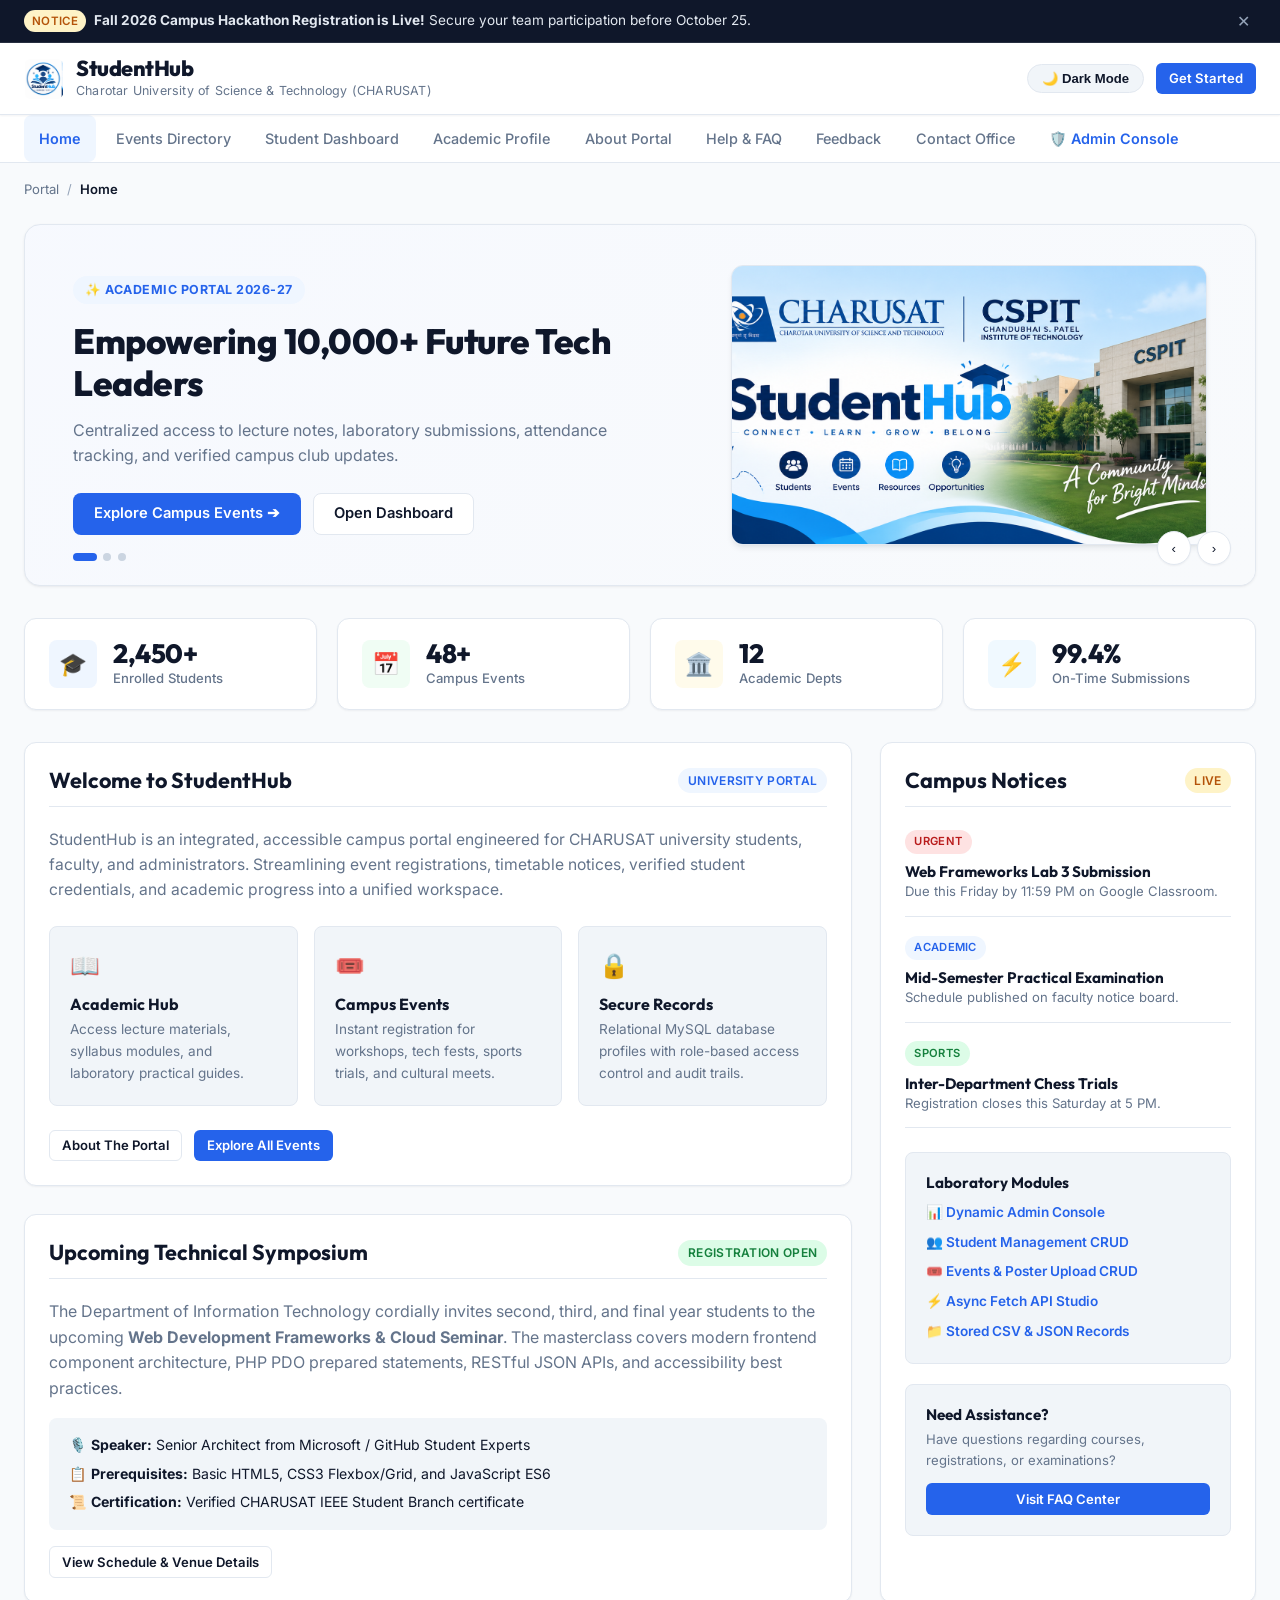
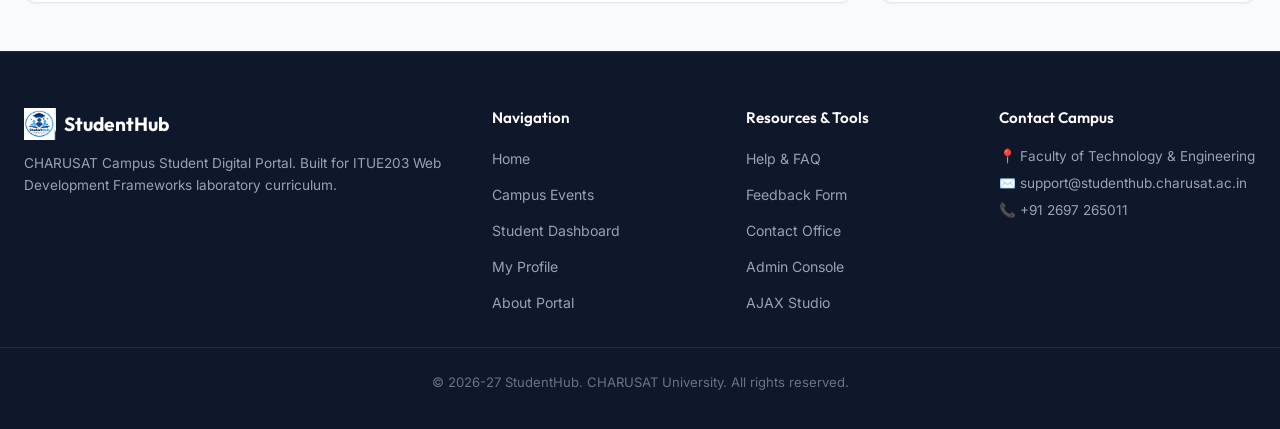
<file: pages/index.html>
<!DOCTYPE html>
<html lang="en">
<head>
  <meta charset="UTF-8">
  <meta name="viewport" content="width=device-width, initial-scale=1.0">
  <meta name="description" content="StudentHub - The centralized digital campus portal for university students, event registrations, notices, and academic dashboards.">
  <title>StudentHub | Modern Digital Campus Portal</title>

  <!-- Core Stylesheets -->
  <link rel="stylesheet" href="../css/style.css">
  <link rel="stylesheet" href="../css/responsive.css">
</head>
<body>
  <!-- Accessibility Skip Link (Practical 2 Advanced) -->
  <a href="#main-content" class="skip-link">Skip to main content</a>

  <!-- Top Notification Banner (Practical 4) -->
  <div class="notification-banner" id="notificationBanner" role="region" aria-label="Campus Announcement">
    <div style="display: flex; align-items: center; gap: 8px;">
      <span class="badge badge-warning" style="font-size: 0.72rem; padding: 2px 8px;">Notice</span>
      <span><strong>Fall 2026 Campus Hackathon Registration is Live!</strong> Secure your team participation before October 25.</span>
    </div>
    <button class="banner-close-btn" id="closeBannerBtn" aria-label="Dismiss notification">✕</button>
  </div>

  <!-- Global Header (Practical 2 & 3) -->
  <header class="site-header" role="banner">
    <div class="header-inner">
      <a href="index.html" class="brand-wrapper">
        <img src="../images/logo.png" alt="StudentHub Emblem" class="brand-logo">
        <div class="brand-info">
          <h1>StudentHub</h1>
          <p>Charotar University of Science & Technology (CHARUSAT)</p>
        </div>
      </a>

      <div class="header-controls">
        <button class="theme-toggle-btn" id="themeToggleBtn" aria-label="Toggle theme">
          🌙 Dark Mode
        </button>
        <a href="login.html" class="btn btn-secondary btn-sm" style="display: none; @media(min-width: 600px){ display: inline-flex; }">Sign In</a>
        <a href="register.html" class="btn btn-primary btn-sm">Get Started</a>
        <button class="menu-toggle-btn" id="menuToggleBtn" aria-label="Toggle navigation menu" aria-expanded="false">
          ☰
        </button>
      </div>
    </div>
  </header>

  <!-- Main Navigation Bar (Practical 2) -->
  <nav class="main-nav" role="navigation" aria-label="Primary Navigation">
    <div class="nav-inner">
      <ul class="nav-links" id="navLinks">
        <li><a href="index.html" class="active" aria-current="page">Home</a></li>
        <li><a href="events.html">Events Directory</a></li>
        <li><a href="dashboard.html">Student Dashboard</a></li>
        <li><a href="profile.html">Academic Profile</a></li>
        <li><a href="about.html">About Portal</a></li>
        <li><a href="faq.html">Help & FAQ</a></li>
        <li><a href="feedback.html">Feedback</a></li>
        <li><a href="contact.html">Contact Office</a></li>
        <li><a href="../php/admin_dashboard.php?demo=admin" style="color: var(--primary); font-weight: 600;">🛡️ Admin Console</a></li>
      </ul>
    </div>
  </nav>

  <!-- Breadcrumbs (Practical 2 Intermediate) -->
  <div class="breadcrumb-container">
    <nav class="breadcrumb" aria-label="Breadcrumb navigation">
      <span>Portal</span>
      <span class="divider">/</span>
      <span class="current" aria-current="location">Home</span>
    </nav>
  </div>

  <!-- Main Content Layout (Practical 2 & 3) -->
  <main class="main-content" id="main-content">
    
    <!-- Hero Presentation Slider / Showcase (Practical 4) -->
    <div class="hero-slider-container" aria-roledescription="carousel" aria-label="Campus Highlights">
      <div class="slider-wrapper" id="sliderWrapper">
        
        <!-- Slide 1 -->
        <div class="slide">
          <div class="slide-content">
            <span class="slide-tag">✨ Academic Portal 2026-27</span>
            <h2 class="slide-title">Empowering 10,000+ Future Tech Leaders</h2>
            <p class="slide-desc">Centralized access to lecture notes, laboratory submissions, attendance tracking, and verified campus club updates.</p>
            <div style="display: flex; gap: 0.75rem; flex-wrap: wrap;">
              <a href="events.html" class="btn btn-primary">Explore Campus Events ➔</a>
              <a href="dashboard.html" class="btn btn-secondary">Open Dashboard</a>
            </div>
          </div>
          <div class="slide-image-frame">
            <img src="../images/StudentHub.png" alt="CHARUSAT Campus" onerror="this.src='../images/logo.png'">
          </div>
        </div>

        <!-- Slide 2 -->
        <div class="slide">
          <div class="slide-content">
            <span class="slide-tag">🏆 Technical Hackathon</span>
            <h2 class="slide-title">CodeCraft National Hackathon 2026</h2>
            <p class="slide-desc">Collaborate on innovative Web3, AI, and Smart Campus solutions. Compete for ₹50,000 in grand cash prizes.</p>
            <div style="display: flex; gap: 0.75rem; flex-wrap: wrap;">
              <a href="events.html" class="btn btn-primary">Reserve Your Seat</a>
              <a href="register.html" class="btn btn-secondary">Register Student ID</a>
            </div>
          </div>
          <div class="slide-image-frame">
            <img src="../images/StudentHub.png" alt="Hackathon Preview">
          </div>
        </div>

        <!-- Slide 3 -->
        <div class="slide">
          <div class="slide-content">
            <span class="slide-tag">📚 Masterclass Series</span>
            <h2 class="slide-title">Modern Full-Stack Web Development</h2>
            <p class="slide-desc">Hands-on laboratory sessions exploring Semantic HTML5, CSS Flexbox & Grid, JavaScript Fetch APIs, and PHP MySQL.</p>
            <div style="display: flex; gap: 0.75rem; flex-wrap: wrap;">
              <a href="about.html" class="btn btn-primary">View Curriculum</a>
              <a href="faq.html" class="btn btn-secondary">Student FAQ</a>
            </div>
          </div>
          <div class="slide-image-frame">
            <img src="../images/StudentHub.png" alt="Curriculum Highlights">
          </div>
        </div>

      </div>

      <div class="slider-indicators" id="sliderIndicators"></div>
      <div class="slider-controls">
        <button class="slider-btn" id="sliderPrevBtn" aria-label="Previous slide">‹</button>
        <button class="slider-btn" id="sliderNextBtn" aria-label="Next slide">›</button>
      </div>
    </div>

    <!-- Quick Metrics Section (Practical 3 CSS Grid) -->
    <section class="stats-grid" aria-label="Key Campus Metrics">
      <div class="stat-card">
        <div class="stat-icon primary">🎓</div>
        <div class="stat-info">
          <h3>2,450+</h3>
          <p>Enrolled Students</p>
        </div>
      </div>
      <div class="stat-card">
        <div class="stat-icon success">📅</div>
        <div class="stat-info">
          <h3>48+</h3>
          <p>Campus Events</p>
        </div>
      </div>
      <div class="stat-card">
        <div class="stat-icon warning">🏛️</div>
        <div class="stat-info">
          <h3>12</h3>
          <p>Academic Depts</p>
        </div>
      </div>
      <div class="stat-card">
        <div class="stat-icon info">⚡</div>
        <div class="stat-info">
          <h3>99.4%</h3>
          <p>On-Time Submissions</p>
        </div>
      </div>
    </section>

    <!-- Two-column Semantic Layout (Practical 2: section, article, aside) -->
    <div class="layout-grid">
      <!-- Main Content Column -->
      <div style="display: flex; flex-direction: column; gap: 1.75rem;">
        
        <!-- Welcome Section -->
        <section class="content-section">
          <div class="section-header">
            <h2>Welcome to StudentHub</h2>
            <span class="badge badge-primary">University Portal</span>
          </div>
          
          <p style="font-size: 0.98rem; color: var(--text-muted); line-height: 1.6; margin-bottom: 1.5rem;">
            StudentHub is an integrated, accessible campus portal engineered for CHARUSAT university students, faculty, and administrators. 
            Streamlining event registrations, timetable notices, verified student credentials, and academic progress into a unified workspace.
          </p>

          <!-- Core Feature Cards Grid -->
          <div style="display: grid; grid-template-columns: repeat(auto-fit, minmax(220px, 1fr)); gap: 1rem; margin-bottom: 1.5rem;">
            <div style="background: var(--bg-surface-elevated); padding: 1.25rem; border-radius: var(--radius-md); border: 1px solid var(--border-color);">
              <div style="font-size: 1.5rem; margin-bottom: 0.5rem;">📖</div>
              <h4 style="font-size: 1rem; margin-bottom: 0.35rem;">Academic Hub</h4>
              <p style="font-size: 0.85rem; color: var(--text-muted); margin: 0;">Access lecture materials, syllabus modules, and laboratory practical guides.</p>
            </div>

            <div style="background: var(--bg-surface-elevated); padding: 1.25rem; border-radius: var(--radius-md); border: 1px solid var(--border-color);">
              <div style="font-size: 1.5rem; margin-bottom: 0.5rem;">🎟️</div>
              <h4 style="font-size: 1rem; margin-bottom: 0.35rem;">Campus Events</h4>
              <p style="font-size: 0.85rem; color: var(--text-muted); margin: 0;">Instant registration for workshops, tech fests, sports trials, and cultural meets.</p>
            </div>

            <div style="background: var(--bg-surface-elevated); padding: 1.25rem; border-radius: var(--radius-md); border: 1px solid var(--border-color);">
              <div style="font-size: 1.5rem; margin-bottom: 0.5rem;">🔒</div>
              <h4 style="font-size: 1rem; margin-bottom: 0.35rem;">Secure Records</h4>
              <p style="font-size: 0.85rem; color: var(--text-muted); margin: 0;">Relational MySQL database profiles with role-based access control and audit trails.</p>
            </div>
          </div>

          <div style="display: flex; gap: 0.75rem; flex-wrap: wrap;">
            <a href="about.html" class="btn btn-secondary btn-sm">About The Portal</a>
            <a href="events.html" class="btn btn-primary btn-sm">Explore All Events</a>
          </div>
        </section>

        <!-- Article: Upcoming Highlights -->
        <article class="content-article">
          <div class="section-header">
            <h2>Upcoming Technical Symposium</h2>
            <span class="badge badge-success">Registration Open</span>
          </div>
          <p style="color: var(--text-muted); line-height: 1.6;">
            The Department of Information Technology cordially invites second, third, and final year students to the upcoming 
            <strong>Web Development Frameworks & Cloud Seminar</strong>. The masterclass covers modern frontend component architecture, 
            PHP PDO prepared statements, RESTful JSON APIs, and accessibility best practices.
          </p>
          <div style="background: var(--bg-surface-elevated); padding: 1rem 1.25rem; border-radius: var(--radius-md); margin: 1rem 0; font-size: 0.88rem; display: flex; flex-direction: column; gap: 0.4rem;">
            <div>🎙️ <strong>Speaker:</strong> Senior Architect from Microsoft / GitHub Student Experts</div>
            <div>📋 <strong>Prerequisites:</strong> Basic HTML5, CSS3 Flexbox/Grid, and JavaScript ES6</div>
            <div>📜 <strong>Certification:</strong> Verified CHARUSAT IEEE Student Branch certificate</div>
          </div>
          <a href="events.html" class="btn btn-secondary btn-sm">View Schedule & Venue Details</a>
        </article>

      </div>

      <!-- Aside Column: Notices & Quick Access -->
      <aside class="content-aside" aria-label="Campus Notices and Deadlines">
        <div class="section-header">
          <h2>Campus Notices</h2>
          <span class="badge badge-warning">Live</span>
        </div>
        
        <ul style="list-style: none; display: flex; flex-direction: column; gap: 1rem; padding: 0;">
          <li style="padding-bottom: 0.85rem; border-bottom: 1px solid var(--border-color);">
            <span class="badge badge-danger" style="font-size: 0.7rem; margin-bottom: 4px;">Urgent</span>
            <h4 style="font-size: 0.95rem; margin-top: 4px;">Web Frameworks Lab 3 Submission</h4>
            <p style="font-size: 0.82rem; color: var(--text-muted); margin-bottom: 0;">Due this Friday by 11:59 PM on Google Classroom.</p>
          </li>
          <li style="padding-bottom: 0.85rem; border-bottom: 1px solid var(--border-color);">
            <span class="badge badge-primary" style="font-size: 0.7rem; margin-bottom: 4px;">Academic</span>
            <h4 style="font-size: 0.95rem; margin-top: 4px;">Mid-Semester Practical Examination</h4>
            <p style="font-size: 0.82rem; color: var(--text-muted); margin-bottom: 0;">Schedule published on faculty notice board.</p>
          </li>
          <li style="padding-bottom: 0.85rem; border-bottom: 1px solid var(--border-color);">
            <span class="badge badge-success" style="font-size: 0.7rem; margin-bottom: 4px;">Sports</span>
            <h4 style="font-size: 0.95rem; margin-top: 4px;">Inter-Department Chess Trials</h4>
            <p style="font-size: 0.82rem; color: var(--text-muted); margin-bottom: 0;">Registration closes this Saturday at 5 PM.</p>
          </li>
        </ul>

        <!-- Laboratory Portals Quick Access -->
        <div style="margin-top: 1.5rem; background: var(--bg-surface-elevated); padding: 1.25rem; border-radius: var(--radius-md); border: 1px solid var(--border-color);">
          <h4 style="font-size: 0.95rem; margin-bottom: 0.6rem;">Laboratory Modules</h4>
          <div style="display: flex; flex-direction: column; gap: 0.5rem; font-size: 0.85rem;">
            <a href="../php/admin_dashboard.php?demo=admin" style="font-weight: 600;">📊 Dynamic Admin Console</a>
            <a href="../php/students_crud.php" style="font-weight: 600;">👥 Student Management CRUD</a>
            <a href="../php/events_crud.php" style="font-weight: 600;">🎟️ Events & Poster Upload CRUD</a>
            <a href="ajax_crud.html" style="font-weight: 600;">⚡ Async Fetch API Studio</a>
            <a href="../php/view_records.php" style="font-weight: 600;">📁 Stored CSV & JSON Records</a>
          </div>
        </div>

        <!-- Help Desk Widget -->
        <div style="margin-top: 1.25rem; background: var(--bg-surface-elevated); padding: 1.25rem; border-radius: var(--radius-md); border: 1px solid var(--border-color);">
          <h4 style="font-size: 0.95rem; margin-bottom: 0.35rem;">Need Assistance?</h4>
          <p style="font-size: 0.82rem; color: var(--text-muted); margin-bottom: 0.75rem;">Have questions regarding courses, registrations, or examinations?</p>
          <a href="faq.html" class="btn btn-primary btn-sm btn-block">Visit FAQ Center</a>
        </div>
      </aside>
    </div>

  </main>

  <!-- Global Footer (Practical 2 Semantic HTML5) -->
  <footer class="site-footer" role="contentinfo">
    <div class="footer-top">
      <div class="footer-col">
        <div style="display: flex; align-items: center; gap: 8px; margin-bottom: 0.85rem;">
          <img src="../images/logo.png" alt="StudentHub Emblem" style="width: 32px; height: 32px;">
          <h3 style="color: #ffffff; font-size: 1.2rem; margin: 0;">StudentHub</h3>
        </div>
        <p style="font-size: 0.85rem; line-height: 1.6; color: #94a3b8;">
          CHARUSAT Campus Student Digital Portal. Built for ITUE203 Web Development Frameworks laboratory curriculum.
        </p>
      </div>

      <div class="footer-col">
        <h4>Navigation</h4>
        <ul class="footer-links">
          <li><a href="index.html">Home</a></li>
          <li><a href="events.html">Campus Events</a></li>
          <li><a href="dashboard.html">Student Dashboard</a></li>
          <li><a href="profile.html">My Profile</a></li>
          <li><a href="about.html">About Portal</a></li>
        </ul>
      </div>

      <div class="footer-col">
        <h4>Resources & Tools</h4>
        <ul class="footer-links">
          <li><a href="faq.html">Help & FAQ</a></li>
          <li><a href="feedback.html">Feedback Form</a></li>
          <li><a href="contact.html">Contact Office</a></li>
          <li><a href="../php/admin_dashboard.php?demo=admin">Admin Console</a></li>
          <li><a href="ajax_crud.html">AJAX Studio</a></li>
        </ul>
      </div>

      <div class="footer-col">
        <h4>Contact Campus</h4>
        <p style="font-size: 0.85rem; color: #94a3b8; margin-bottom: 0.35rem;">📍 Faculty of Technology & Engineering</p>
        <p style="font-size: 0.85rem; color: #94a3b8; margin-bottom: 0.35rem;">✉️ support@studenthub.charusat.ac.in</p>
        <p style="font-size: 0.85rem; color: #94a3b8;">📞 +91 2697 265011</p>
      </div>
    </div>

    <div class="footer-bottom">
      <p>&copy; 2026-27 StudentHub. CHARUSAT University. All rights reserved.</p>
    </div>
  </footer>

  <!-- Core JavaScript -->
  <script src="../js/Script.js"></script>
</body>
</html>
</file>
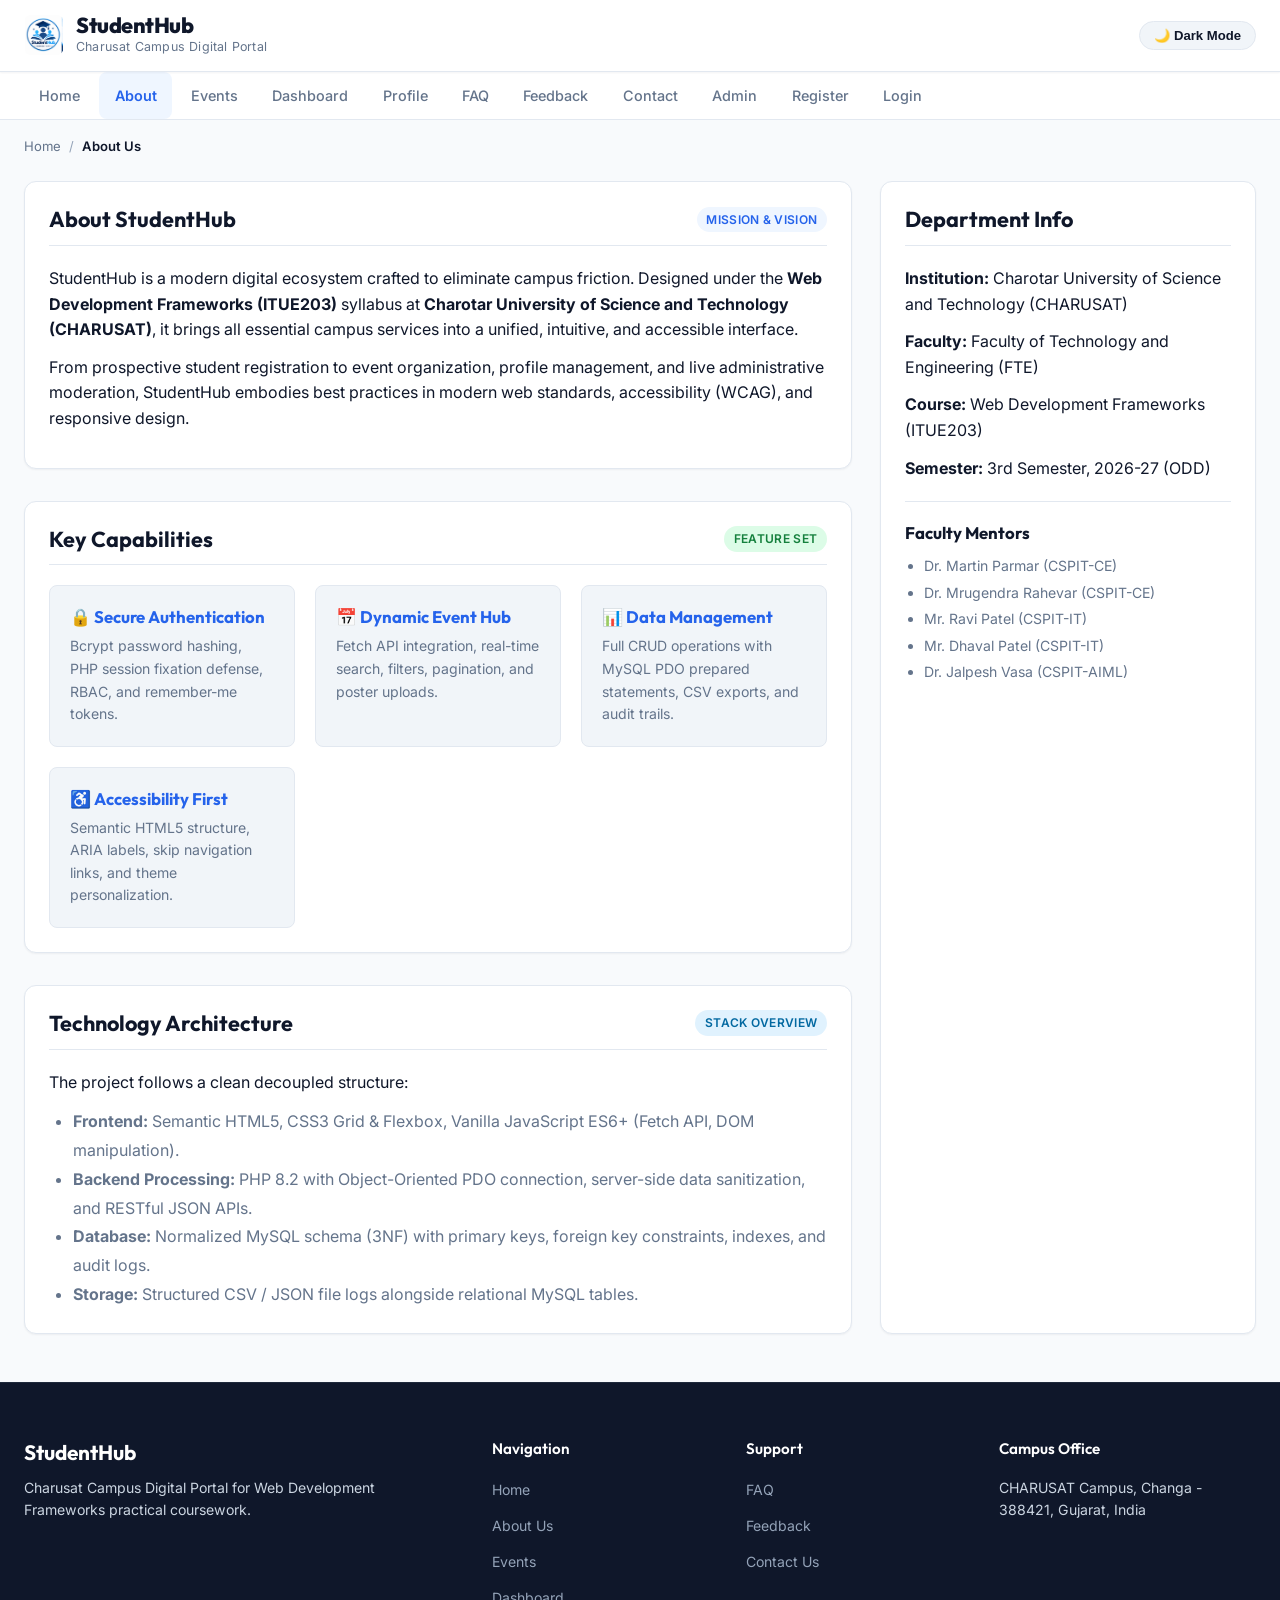
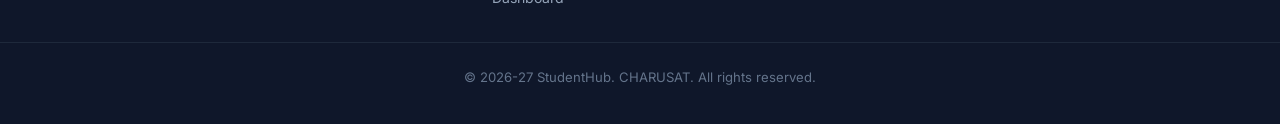
<file: pages/about.html>
<!DOCTYPE html>
<html lang="en">
<head>
  <meta charset="UTF-8">
  <meta name="viewport" content="width=device-width, initial-scale=1.0">
  <meta name="description" content="About StudentHub - The comprehensive digital student portal at CHARUSAT.">
  <title>About Us | StudentHub</title>
  <link rel="stylesheet" href="../css/style.css">
  <link rel="stylesheet" href="../css/responsive.css">
</head>
<body>
  <a href="#main-content" class="skip-link">Skip to main content</a>

  <header class="site-header" role="banner">
    <div class="header-inner">
      <a href="index.html" class="brand-wrapper">
        <img src="../images/logo.png" alt="StudentHub Logo" class="brand-logo">
        <div class="brand-info">
          <h1>StudentHub</h1>
          <p>Charusat Campus Digital Portal</p>
        </div>
      </a>
      <div class="header-controls">
        <button class="theme-toggle-btn" id="themeToggleBtn" aria-label="Toggle theme">🌙 Dark Mode</button>
        <button class="menu-toggle-btn" id="menuToggleBtn" aria-label="Toggle navigation menu" aria-expanded="false">☰</button>
      </div>
    </div>
  </header>

  <nav class="main-nav" role="navigation" aria-label="Primary Navigation">
    <div class="nav-inner">
      <ul class="nav-links" id="navLinks">
        <li><a href="index.html">Home</a></li>
        <li><a href="about.html" class="active" aria-current="page">About</a></li>
        <li><a href="events.html">Events</a></li>
        <li><a href="dashboard.html">Dashboard</a></li>
        <li><a href="profile.html">Profile</a></li>
        <li><a href="faq.html">FAQ</a></li>
        <li><a href="feedback.html">Feedback</a></li>
        <li><a href="contact.html">Contact</a></li>
        <li><a href="admin.html">Admin</a></li>
        <li><a href="register.html">Register</a></li>
        <li><a href="login.html">Login</a></li>
      </ul>
    </div>
  </nav>

  <div class="breadcrumb-container">
    <nav class="breadcrumb" aria-label="Breadcrumb navigation">
      <a href="index.html">Home</a>
      <span class="divider">/</span>
      <span class="current" aria-current="location">About Us</span>
    </nav>
  </div>

  <main class="main-content" id="main-content">
    <div class="layout-grid">
      <div style="display: flex; flex-direction: column; gap: 2rem;">
        
        <section class="content-section">
          <div class="section-header">
            <h2>About StudentHub</h2>
            <span class="badge badge-primary">Mission & Vision</span>
          </div>
          <p>
            StudentHub is a modern digital ecosystem crafted to eliminate campus friction. Designed under the 
            <strong>Web Development Frameworks (ITUE203)</strong> syllabus at 
            <strong>Charotar University of Science and Technology (CHARUSAT)</strong>, it brings all essential campus services 
            into a unified, intuitive, and accessible interface.
          </p>
          <p>
            From prospective student registration to event organization, profile management, and live administrative moderation, 
            StudentHub embodies best practices in modern web standards, accessibility (WCAG), and responsive design.
          </p>
        </section>

        <section class="content-section">
          <div class="section-header">
            <h2>Key Capabilities</h2>
            <span class="badge badge-success">Feature Set</span>
          </div>
          <div style="display: grid; grid-template-columns: repeat(auto-fit, minmax(240px, 1fr)); gap: 1.25rem;">
            <div style="padding: 1.25rem; background: var(--bg-surface-elevated); border-radius: var(--radius-md); border: 1px solid var(--border-color);">
              <h4 style="color: var(--primary); margin-bottom: 0.5rem;">🔒 Secure Authentication</h4>
              <p style="font-size: 0.88rem; color: var(--text-muted); margin: 0;">Bcrypt password hashing, PHP session fixation defense, RBAC, and remember-me tokens.</p>
            </div>
            <div style="padding: 1.25rem; background: var(--bg-surface-elevated); border-radius: var(--radius-md); border: 1px solid var(--border-color);">
              <h4 style="color: var(--primary); margin-bottom: 0.5rem;">📅 Dynamic Event Hub</h4>
              <p style="font-size: 0.88rem; color: var(--text-muted); margin: 0;">Fetch API integration, real-time search, filters, pagination, and poster uploads.</p>
            </div>
            <div style="padding: 1.25rem; background: var(--bg-surface-elevated); border-radius: var(--radius-md); border: 1px solid var(--border-color);">
              <h4 style="color: var(--primary); margin-bottom: 0.5rem;">📊 Data Management</h4>
              <p style="font-size: 0.88rem; color: var(--text-muted); margin: 0;">Full CRUD operations with MySQL PDO prepared statements, CSV exports, and audit trails.</p>
            </div>
            <div style="padding: 1.25rem; background: var(--bg-surface-elevated); border-radius: var(--radius-md); border: 1px solid var(--border-color);">
              <h4 style="color: var(--primary); margin-bottom: 0.5rem;">♿ Accessibility First</h4>
              <p style="font-size: 0.88rem; color: var(--text-muted); margin: 0;">Semantic HTML5 structure, ARIA labels, skip navigation links, and theme personalization.</p>
            </div>
          </div>
        </section>

        <article class="content-article">
          <div class="section-header">
            <h2>Technology Architecture</h2>
            <span class="badge badge-info">Stack Overview</span>
          </div>
          <p>
            The project follows a clean decoupled structure:
          </p>
          <ul style="margin: 0.5rem 0 0 1.5rem; color: var(--text-muted); line-height: 1.8;">
            <li><strong>Frontend:</strong> Semantic HTML5, CSS3 Grid & Flexbox, Vanilla JavaScript ES6+ (Fetch API, DOM manipulation).</li>
            <li><strong>Backend Processing:</strong> PHP 8.2 with Object-Oriented PDO connection, server-side data sanitization, and RESTful JSON APIs.</li>
            <li><strong>Database:</strong> Normalized MySQL schema (3NF) with primary keys, foreign key constraints, indexes, and audit logs.</li>
            <li><strong>Storage:</strong> Structured CSV / JSON file logs alongside relational MySQL tables.</li>
          </ul>
        </article>

      </div>

      <aside class="content-aside">
        <div class="section-header">
          <h2>Department Info</h2>
        </div>
        <p><strong>Institution:</strong> Charotar University of Science and Technology (CHARUSAT)</p>
        <p><strong>Faculty:</strong> Faculty of Technology and Engineering (FTE)</p>
        <p><strong>Course:</strong> Web Development Frameworks (ITUE203)</p>
        <p><strong>Semester:</strong> 3rd Semester, 2026-27 (ODD)</p>
        <hr style="border: 0; border-top: 1px solid var(--border-color); margin: 1.25rem 0;">
        <h4 style="margin-bottom: 0.75rem;">Faculty Mentors</h4>
        <ul style="padding-left: 1.2rem; font-size: 0.88rem; color: var(--text-muted); display: flex; flex-direction: column; gap: 4px;">
          <li>Dr. Martin Parmar (CSPIT-CE)</li>
          <li>Dr. Mrugendra Rahevar (CSPIT-CE)</li>
          <li>Mr. Ravi Patel (CSPIT-IT)</li>
          <li>Mr. Dhaval Patel (CSPIT-IT)</li>
          <li>Dr. Jalpesh Vasa (CSPIT-AIML)</li>
        </ul>
      </aside>
    </div>
  </main>

  <footer class="site-footer" role="contentinfo">
    <div class="footer-top">
      <div class="footer-col">
        <h3 style="color: #ffffff; font-size: 1.3rem; margin-bottom: 0.75rem;">StudentHub</h3>
        <p style="font-size: 0.88rem;">Charusat Campus Digital Portal for Web Development Frameworks practical coursework.</p>
      </div>
      <div class="footer-col">
        <h4>Navigation</h4>
        <ul class="footer-links">
          <li><a href="index.html">Home</a></li>
          <li><a href="about.html">About Us</a></li>
          <li><a href="events.html">Events</a></li>
          <li><a href="dashboard.html">Dashboard</a></li>
        </ul>
      </div>
      <div class="footer-col">
        <h4>Support</h4>
        <ul class="footer-links">
          <li><a href="faq.html">FAQ</a></li>
          <li><a href="feedback.html">Feedback</a></li>
          <li><a href="contact.html">Contact Us</a></li>
        </ul>
      </div>
      <div class="footer-col">
        <h4>Campus Office</h4>
        <p style="font-size: 0.88rem;">CHARUSAT Campus, Changa - 388421, Gujarat, India</p>
      </div>
    </div>
    <div class="footer-bottom">
      <p>&copy; 2026-27 StudentHub. CHARUSAT. All rights reserved.</p>
    </div>
  </footer>

  <script src="../js/Script.js"></script>
</body>
</html>
</file>
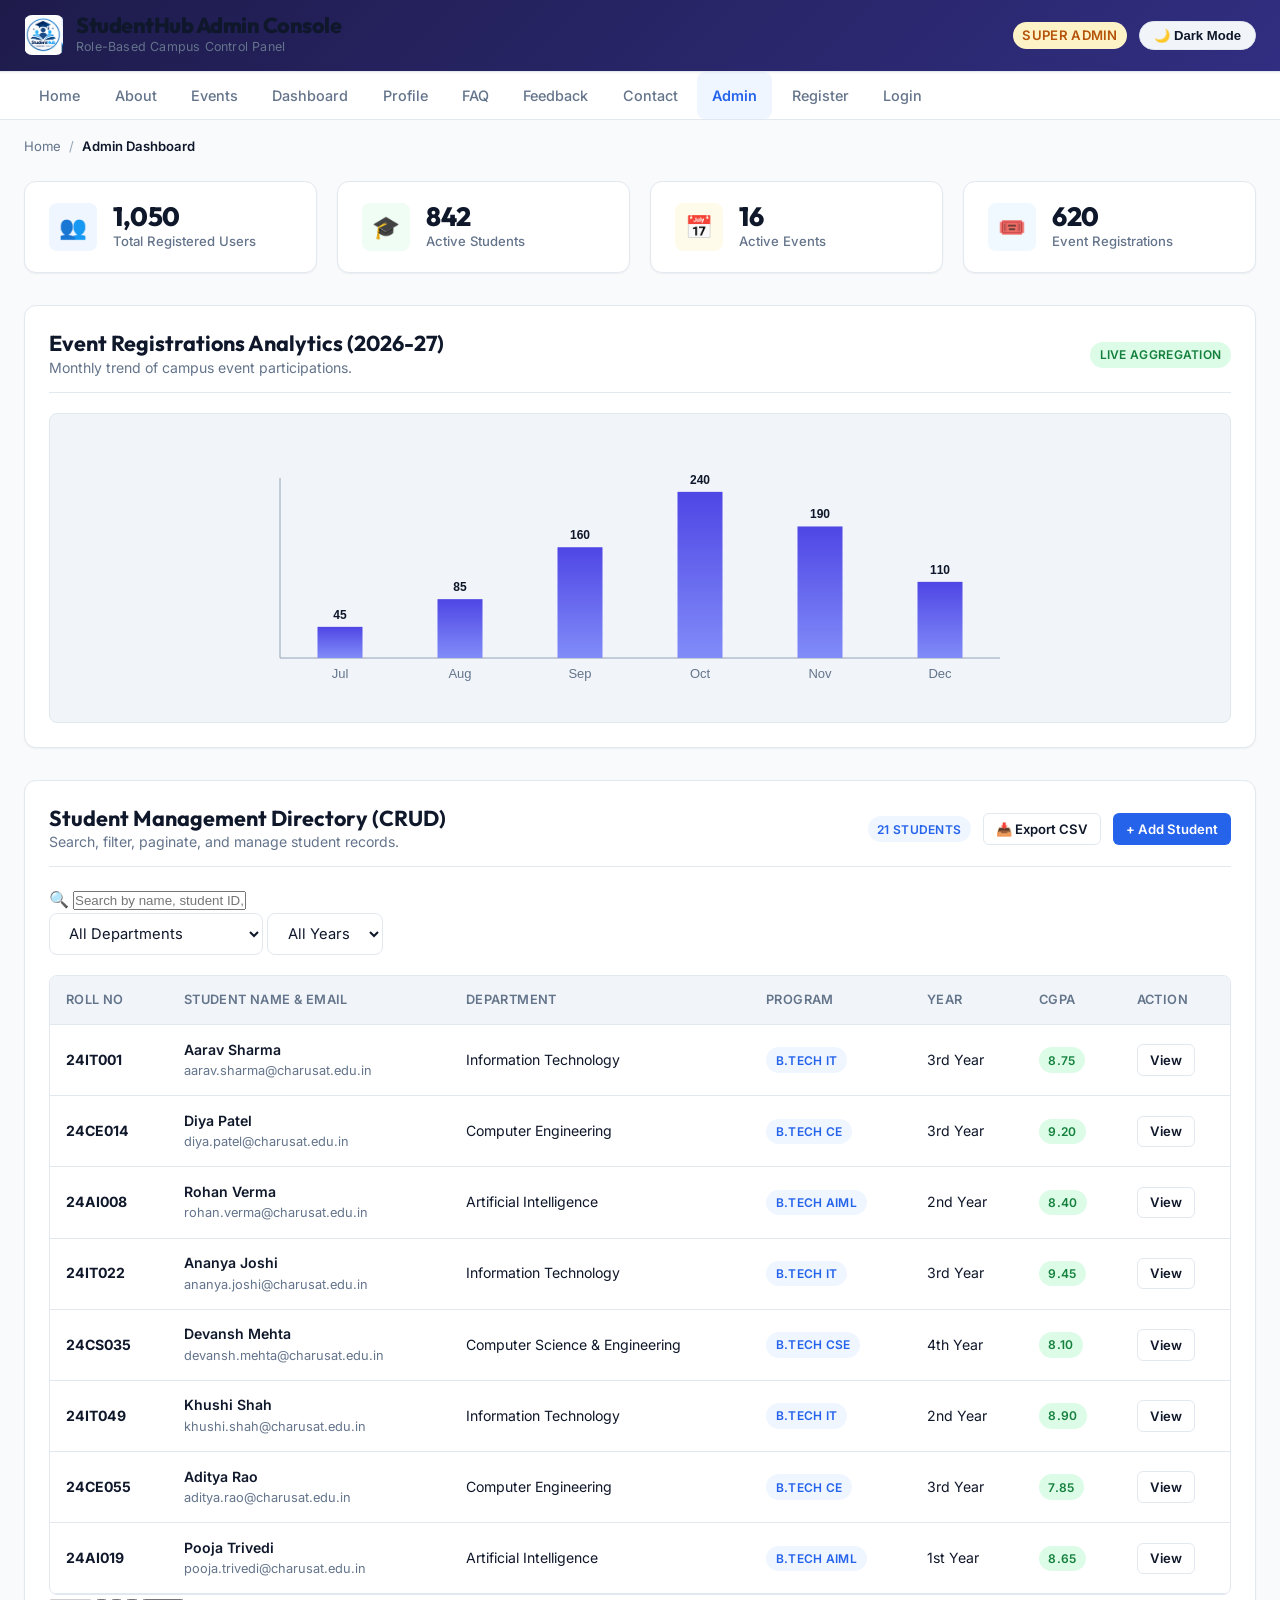
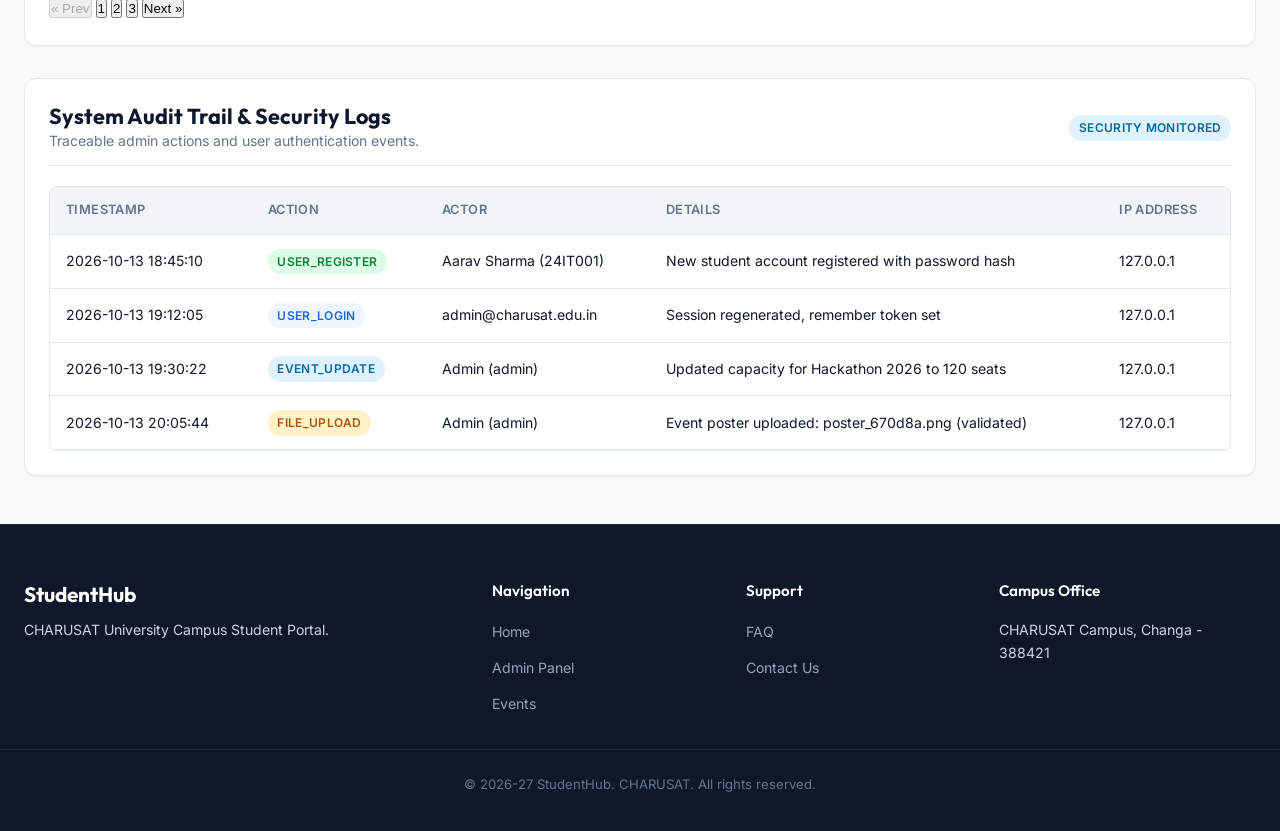
<file: pages/admin.html>
<!DOCTYPE html>
<html lang="en">
<head>
  <meta charset="UTF-8">
  <meta name="viewport" content="width=device-width, initial-scale=1.0">
  <meta name="description" content="StudentHub Administrator Console - Manage students, campus events, audit logs, and analytics.">
  <title>Admin Dashboard | StudentHub</title>
  <link rel="stylesheet" href="../css/style.css">
  <link rel="stylesheet" href="../css/responsive.css">
</head>
<body>
  <a href="#main-content" class="skip-link">Skip to main content</a>

  <header class="site-header" role="banner" style="background: linear-gradient(135deg, #1e1b4b 0%, #312e81 100%);">
    <div class="header-inner">
      <a href="index.html" class="brand-wrapper">
        <img src="../images/logo.png" alt="StudentHub Logo" class="brand-logo">
        <div class="brand-info">
          <h1>StudentHub Admin Console</h1>
          <p>Role-Based Campus Control Panel</p>
        </div>
      </a>
      <div class="header-controls">
        <span class="badge badge-warning" style="font-size: 0.82rem;">Super Admin</span>
        <button class="theme-toggle-btn" id="themeToggleBtn" aria-label="Toggle theme">🌙 Dark Mode</button>
        <button class="menu-toggle-btn" id="menuToggleBtn" aria-label="Toggle navigation menu" aria-expanded="false">☰</button>
      </div>
    </div>
  </header>

  <nav class="main-nav" role="navigation" aria-label="Primary Navigation">
    <div class="nav-inner">
      <ul class="nav-links" id="navLinks">
        <li><a href="index.html">Home</a></li>
        <li><a href="about.html">About</a></li>
        <li><a href="events.html">Events</a></li>
        <li><a href="dashboard.html">Dashboard</a></li>
        <li><a href="profile.html">Profile</a></li>
        <li><a href="faq.html">FAQ</a></li>
        <li><a href="feedback.html">Feedback</a></li>
        <li><a href="contact.html">Contact</a></li>
        <li><a href="admin.html" class="active" aria-current="page">Admin</a></li>
        <li><a href="register.html">Register</a></li>
        <li><a href="login.html">Login</a></li>
      </ul>
    </div>
  </nav>

  <div class="breadcrumb-container">
    <nav class="breadcrumb" aria-label="Breadcrumb navigation">
      <a href="index.html">Home</a>
      <span class="divider">/</span>
      <span class="current" aria-current="location">Admin Dashboard</span>
    </nav>
  </div>

  <main class="main-content" id="main-content">
    
    <!-- Top Metrics Overview (Practical 14) -->
    <section class="stats-grid" aria-label="System Metrics">
      <div class="stat-card">
        <div class="stat-icon primary">👥</div>
        <div class="stat-info">
          <h3>1,050</h3>
          <p>Total Registered Users</p>
        </div>
      </div>
      <div class="stat-card">
        <div class="stat-icon success">🎓</div>
        <div class="stat-info">
          <h3>842</h3>
          <p>Active Students</p>
        </div>
      </div>
      <div class="stat-card">
        <div class="stat-icon warning">📅</div>
        <div class="stat-info">
          <h3>16</h3>
          <p>Active Events</p>
        </div>
      </div>
      <div class="stat-card">
        <div class="stat-icon info">🎟️</div>
        <div class="stat-info">
          <h3>620</h3>
          <p>Event Registrations</p>
        </div>
      </div>
    </section>

    <!-- Analytics Chart Section (Practical 14 Advanced Extension) -->
    <section class="content-section" style="margin-bottom: 2rem;">
      <div class="section-header">
        <div>
          <h2>Event Registrations Analytics (2026-27)</h2>
          <p style="font-size: 0.88rem; color: var(--text-muted); margin: 0;">Monthly trend of campus event participations.</p>
        </div>
        <span class="badge badge-success">Live Aggregation</span>
      </div>
      
      <div style="background: var(--bg-surface-elevated); padding: 1.5rem; border-radius: var(--radius-md); border: 1px solid var(--border-color); display: flex; flex-direction: column; align-items: center;">
        <canvas id="analyticsChart" width="800" height="260" style="max-width: 100%; height: auto;"></canvas>
      </div>
    </section>

    <!-- Student Management CRUD Module (Practical 11) -->
    <section class="content-section" style="margin-bottom: 2rem;" id="studentCrudSection">
      <div class="section-header">
        <div>
          <h2>Student Management Directory (CRUD)</h2>
          <p style="font-size: 0.88rem; color: var(--text-muted); margin: 0;">Search, filter, paginate, and manage student records.</p>
        </div>
        <div style="display: flex; gap: 0.75rem; align-items: center; flex-wrap: wrap;">
          <span class="badge badge-primary" id="studentCountBadge">Loading...</span>
          <button class="btn btn-secondary btn-sm" id="exportCsvBtn">📥 Export CSV</button>
          <button class="btn btn-primary btn-sm" data-modal-target="addStudentModal">+ Add Student</button>
        </div>
      </div>

      <!-- Filter Controls for Student CRUD -->
      <div class="filter-bar" style="margin-bottom: 1.25rem;">
        <div class="search-input-wrapper">
          <span class="search-icon">🔍</span>
          <input type="text" id="studentSearchInput" class="search-input" placeholder="Search by name, student ID, email, or department...">
        </div>
        <div class="filter-controls">
          <select id="studentDeptFilter" class="form-control" style="width: auto;">
            <option value="all">All Departments</option>
            <option value="Information Technology">IT</option>
            <option value="Computer Engineering">CE</option>
            <option value="Computer Science">CSE</option>
            <option value="Artificial Intelligence">AIML</option>
            <option value="Computer Applications">Computer Applications</option>
          </select>
          <select id="studentYearFilter" class="form-control" style="width: auto;">
            <option value="all">All Years</option>
            <option value="1st Year">1st Year</option>
            <option value="2nd Year">2nd Year</option>
            <option value="3rd Year">3rd Year</option>
            <option value="4th Year">4th Year</option>
          </select>
        </div>
      </div>

      <!-- Students Data Table -->
      <div class="table-responsive">
        <table class="data-table" aria-label="Student Directory Table">
          <thead>
            <tr>
              <th>Roll No</th>
              <th>Student Name & Email</th>
              <th>Department</th>
              <th>Program</th>
              <th>Year</th>
              <th>CGPA</th>
              <th>Action</th>
            </tr>
          </thead>
          <tbody id="studentsTableBody">
            <!-- Dynamically populated by js/students.js -->
          </tbody>
        </table>
      </div>

      <div class="pagination-container" id="studentsPagination">
        <!-- Pagination by students.js -->
      </div>
    </section>

    <!-- Audit Logs Section (Practical 14) -->
    <section class="content-section">
      <div class="section-header">
        <div>
          <h2>System Audit Trail & Security Logs</h2>
          <p style="font-size: 0.88rem; color: var(--text-muted); margin: 0;">Traceable admin actions and user authentication events.</p>
        </div>
        <span class="badge badge-info">Security Monitored</span>
      </div>

      <div class="table-responsive">
        <table class="data-table">
          <thead>
            <tr>
              <th>Timestamp</th>
              <th>Action</th>
              <th>Actor</th>
              <th>Details</th>
              <th>IP Address</th>
            </tr>
          </thead>
          <tbody>
            <tr>
              <td>2026-10-13 18:45:10</td>
              <td><span class="badge badge-success">USER_REGISTER</span></td>
              <td>Aarav Sharma (24IT001)</td>
              <td>New student account registered with password hash</td>
              <td>127.0.0.1</td>
            </tr>
            <tr>
              <td>2026-10-13 19:12:05</td>
              <td><span class="badge badge-primary">USER_LOGIN</span></td>
              <td>admin@charusat.edu.in</td>
              <td>Session regenerated, remember token set</td>
              <td>127.0.0.1</td>
            </tr>
            <tr>
              <td>2026-10-13 19:30:22</td>
              <td><span class="badge badge-info">EVENT_UPDATE</span></td>
              <td>Admin (admin)</td>
              <td>Updated capacity for Hackathon 2026 to 120 seats</td>
              <td>127.0.0.1</td>
            </tr>
            <tr>
              <td>2026-10-13 20:05:44</td>
              <td><span class="badge badge-warning">FILE_UPLOAD</span></td>
              <td>Admin (admin)</td>
              <td>Event poster uploaded: poster_670d8a.png (validated)</td>
              <td>127.0.0.1</td>
            </tr>
          </tbody>
        </table>
      </div>
    </section>

  </main>

  <!-- Add Student Modal Dialog (Practical 11) -->
  <div class="modal-backdrop" id="addStudentModal" role="dialog" aria-modal="true" aria-labelledby="addStudentModalTitle">
    <div class="modal-dialog">
      <div class="modal-header">
        <h3 class="modal-title" id="addStudentModalTitle">Add New Student</h3>
        <button class="modal-close-btn" aria-label="Close">&times;</button>
      </div>
      <div class="modal-body">
        <form id="addStudentForm" onsubmit="event.preventDefault(); showToast('Student added successfully to directory!', 'success'); closeModal('addStudentModal');">
          <div class="form-row">
            <div class="form-group">
              <label class="form-label">Student ID / Roll No</label>
              <input type="text" class="form-control" placeholder="24IT150" required>
            </div>
            <div class="form-group">
              <label class="form-label">Full Name</label>
              <input type="text" class="form-control" placeholder="Student Name" required>
            </div>
          </div>
          <div class="form-group">
            <label class="form-label">Email</label>
            <input type="email" class="form-control" placeholder="student@charusat.edu.in" required>
          </div>
          <div class="form-row">
            <div class="form-group">
              <label class="form-label">Department</label>
              <select class="form-control" required>
                <option value="Information Technology">Information Technology</option>
                <option value="Computer Engineering">Computer Engineering</option>
                <option value="Computer Science & Engineering">Computer Science</option>
                <option value="Artificial Intelligence">AI & Machine Learning</option>
              </select>
            </div>
            <div class="form-group">
              <label class="form-label">Degree Course</label>
              <input type="text" class="form-control" placeholder="B.Tech IT" required>
            </div>
          </div>
          <div style="margin-top: 1.5rem; display: flex; justify-content: flex-end; gap: 0.5rem;">
            <button type="button" class="btn btn-secondary" data-modal-close>Cancel</button>
            <button type="submit" class="btn btn-primary">Save Student</button>
          </div>
        </form>
      </div>
    </div>
  </div>

  <!-- View Student Details Modal -->
  <div class="modal-backdrop" id="studentDetailModal" role="dialog" aria-modal="true" aria-labelledby="studentModalTitle">
    <div class="modal-dialog">
      <div class="modal-header">
        <h3 class="modal-title" id="studentModalTitle">Student Details</h3>
        <button class="modal-close-btn" aria-label="Close">&times;</button>
      </div>
      <div class="modal-body" id="studentModalBody">
        <!-- Rendered by js/students.js -->
      </div>
      <div class="modal-footer">
        <button class="btn btn-secondary" data-modal-close>Close</button>
      </div>
    </div>
  </div>

  <footer class="site-footer" role="contentinfo">
    <div class="footer-top">
      <div class="footer-col">
        <h3 style="color: #ffffff; font-size: 1.3rem; margin-bottom: 0.75rem;">StudentHub</h3>
        <p style="font-size: 0.88rem;">CHARUSAT University Campus Student Portal.</p>
      </div>
      <div class="footer-col">
        <h4>Navigation</h4>
        <ul class="footer-links">
          <li><a href="index.html">Home</a></li>
          <li><a href="admin.html">Admin Panel</a></li>
          <li><a href="events.html">Events</a></li>
        </ul>
      </div>
      <div class="footer-col">
        <h4>Support</h4>
        <ul class="footer-links">
          <li><a href="faq.html">FAQ</a></li>
          <li><a href="contact.html">Contact Us</a></li>
        </ul>
      </div>
      <div class="footer-col">
        <h4>Campus Office</h4>
        <p style="font-size: 0.88rem;">CHARUSAT Campus, Changa - 388421</p>
      </div>
    </div>
    <div class="footer-bottom">
      <p>&copy; 2026-27 StudentHub. CHARUSAT. All rights reserved.</p>
    </div>
  </footer>

  <script src="../js/Script.js"></script>
  <script src="../js/students.js"></script>
  <script>
    // Canvas Analytics Chart Renderer (Practical 14 Advanced Extension)
    document.addEventListener('DOMContentLoaded', () => {
      const canvas = document.getElementById('analyticsChart');
      if (!canvas) return;
      const ctx = canvas.getContext('2d');

      const data = [
        { month: 'Jul', registrations: 45 },
        { month: 'Aug', registrations: 85 },
        { month: 'Sep', registrations: 160 },
        { month: 'Oct', registrations: 240 },
        { month: 'Nov', registrations: 190 },
        { month: 'Dec', registrations: 110 }
      ];

      const maxVal = 260;
      const padding = 40;
      const chartWidth = canvas.width - padding * 2;
      const chartHeight = canvas.height - padding * 2;
      const barWidth = 45;
      const spacing = chartWidth / data.length;

      // Draw Axes
      ctx.strokeStyle = '#94a3b8';
      ctx.lineWidth = 1;
      ctx.beginPath();
      ctx.moveTo(padding, padding);
      ctx.lineTo(padding, canvas.height - padding);
      ctx.lineTo(canvas.width - padding, canvas.height - padding);
      ctx.stroke();

      // Draw Bars
      data.forEach((item, index) => {
        const x = padding + index * spacing + (spacing - barWidth) / 2;
        const barHeight = (item.registrations / maxVal) * chartHeight;
        const y = canvas.height - padding - barHeight;

        // Gradient Bar
        const grad = ctx.createLinearGradient(x, y, x, canvas.height - padding);
        grad.addColorStop(0, '#4f46e5');
        grad.addColorStop(1, '#818cf8');

        ctx.fillStyle = grad;
        ctx.fillRect(x, y, barWidth, barHeight);

        // Labels
        ctx.fillStyle = '#64748b';
        ctx.font = '13px "Outfit", sans-serif';
        ctx.textAlign = 'center';
        ctx.fillText(item.month, x + barWidth / 2, canvas.height - padding + 20);

        // Value on bar
        ctx.fillStyle = '#0f172a';
        ctx.font = 'bold 12px "Outfit", sans-serif';
        ctx.fillText(item.registrations, x + barWidth / 2, y - 8);
      });
    });
  </script>
</body>
</html>
</file>
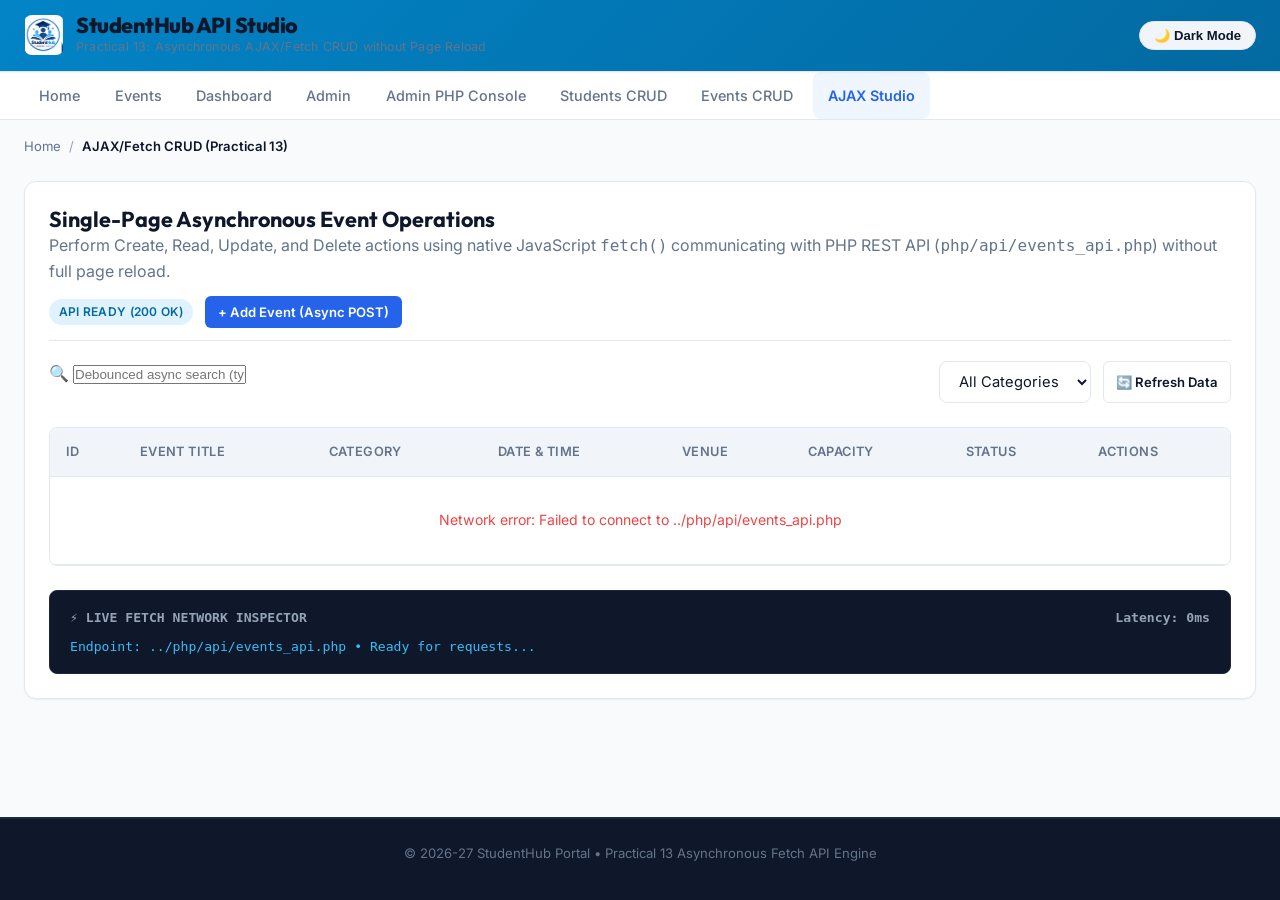
<file: pages/ajax_crud.html>
<!DOCTYPE html>
<html lang="en">
<head>
  <meta charset="UTF-8">
  <meta name="viewport" content="width=device-width, initial-scale=1.0">
  <meta name="description" content="Asynchronous AJAX and Fetch API Event CRUD Studio without full page reload.">
  <title>AJAX/Fetch CRUD Studio (Practical 13) | StudentHub</title>
  <link rel="stylesheet" href="../css/style.css">
  <link rel="stylesheet" href="../css/responsive.css">
  <style>
    .api-inspector-panel {
      background: #0f172a;
      color: #38bdf8;
      font-family: monospace;
      padding: 1rem 1.25rem;
      border-radius: var(--radius-md);
      font-size: 0.82rem;
      border: 1px solid #1e293b;
      margin-top: 1.5rem;
      overflow-x: auto;
    }
    .status-pill {
      display: inline-block;
      padding: 2px 8px;
      border-radius: 9999px;
      font-weight: bold;
      font-size: 0.75rem;
    }
    .status-200, .status-201 { background: #065f46; color: #34d399; }
    .status-400, .status-422 { background: #7c2d12; color: #fb923c; }
    .status-500 { background: #881337; color: #f43f5e; }
    .spinner {
      display: inline-block;
      width: 20px;
      height: 20px;
      border: 2px solid rgba(255,255,255,0.3);
      border-radius: 50%;
      border-top-color: #fff;
      animation: spin 0.8s linear infinite;
    }
    @keyframes spin {
      to { transform: rotate(360deg); }
    }
    .fade-out {
      opacity: 0;
      transform: scale(0.95);
      transition: all 0.3s ease;
    }
  </style>
</head>
<body>
  <a href="#main-content" class="skip-link">Skip to main content</a>

  <!-- Header Banner -->
  <header class="site-header" role="banner" style="background: linear-gradient(135deg, #0284c7 0%, #0369a1 100%);">
    <div class="header-inner">
      <a href="index.html" class="brand-wrapper">
        <img src="../images/logo.png" alt="StudentHub Logo" class="brand-logo">
        <div class="brand-info">
          <h1>StudentHub API Studio</h1>
          <p>Practical 13: Asynchronous AJAX/Fetch CRUD without Page Reload</p>
        </div>
      </a>
      <div class="header-controls">
        <button class="theme-toggle-btn" id="themeToggleBtn" aria-label="Toggle theme">🌙 Dark Mode</button>
        <button class="menu-toggle-btn" id="menuToggleBtn" aria-label="Toggle navigation menu" aria-expanded="false">☰</button>
      </div>
    </div>
  </header>

  <nav class="main-nav" role="navigation" aria-label="Primary Navigation">
    <div class="nav-inner">
      <ul class="nav-links" id="navLinks">
        <li><a href="index.html">Home</a></li>
        <li><a href="events.html">Events</a></li>
        <li><a href="dashboard.html">Dashboard</a></li>
        <li><a href="admin.html">Admin</a></li>
        <li><a href="../php/admin_dashboard.php">Admin PHP Console</a></li>
        <li><a href="../php/students_crud.php">Students CRUD</a></li>
        <li><a href="../php/events_crud.php">Events CRUD</a></li>
        <li><a href="ajax_crud.html" class="active" aria-current="page">AJAX Studio</a></li>
      </ul>
    </div>
  </nav>

  <div class="breadcrumb-container">
    <nav class="breadcrumb" aria-label="Breadcrumb navigation">
      <a href="index.html">Home</a>
      <span class="divider">/</span>
      <span class="current" aria-current="location">AJAX/Fetch CRUD (Practical 13)</span>
    </nav>
  </div>

  <main class="main-content" id="main-content">
    
    <!-- Hero / Concept Explainer -->
    <section class="content-section" style="margin-bottom: 2rem;">
      <div class="section-header">
        <div>
          <h2>Single-Page Asynchronous Event Operations</h2>
          <p style="color: var(--text-muted); margin: 0;">Perform Create, Read, Update, and Delete actions using native JavaScript <code>fetch()</code> communicating with PHP REST API (<code>php/api/events_api.php</code>) without full page reload.</p>
        </div>
        <div style="display: flex; gap: 0.75rem; align-items: center;">
          <span class="badge badge-info" id="apiStatusBadge">API Ready (200 OK)</span>
          <button class="btn btn-primary btn-sm" onclick="openAddModal()">+ Add Event (Async POST)</button>
        </div>
      </div>

      <!-- Controls: Debounced Search & Category Filter -->
      <div class="filter-bar" style="margin-top: 1rem; display: flex; gap: 0.75rem; flex-wrap: wrap;">
        <div class="search-input-wrapper" style="flex: 1; min-width: 250px;">
          <span class="search-icon">🔍</span>
          <input type="text" id="ajaxSearchInput" class="search-input" placeholder="Debounced async search (type to filter without reload)...">
        </div>
        <select id="ajaxCategoryFilter" class="form-control" style="width: auto;">
          <option value="all">All Categories</option>
          <option value="Technical">Technical</option>
          <option value="Workshop">Workshop</option>
          <option value="Sports">Sports</option>
          <option value="Cultural">Cultural</option>
          <option value="Career">Career</option>
          <option value="Social">Social</option>
        </select>
        <button class="btn btn-secondary btn-sm" onclick="fetchEvents()">🔄 Refresh Data</button>
      </div>

      <!-- Async Data Table Container -->
      <div class="table-responsive" style="margin-top: 1.5rem;">
        <table class="data-table">
          <thead>
            <tr>
              <th>ID</th>
              <th>Event Title</th>
              <th>Category</th>
              <th>Date & Time</th>
              <th>Venue</th>
              <th>Capacity</th>
              <th>Status</th>
              <th>Actions</th>
            </tr>
          </thead>
          <tbody id="ajaxEventsTableBody">
            <!-- Dynamically populated via Fetch API -->
          </tbody>
        </table>
      </div>

      <!-- Live Fetch Network Inspector Panel (Practical 13 Viva Helper) -->
      <div class="api-inspector-panel" id="apiInspector">
        <div style="display: flex; justify-content: space-between; align-items: center; margin-bottom: 0.5rem; color: #94a3b8; font-weight: bold;">
          <span>⚡ LIVE FETCH NETWORK INSPECTOR</span>
          <span id="inspectorLatency">Latency: 0ms</span>
        </div>
        <div id="inspectorLog">
          Endpoint: <code>../php/api/events_api.php</code> &bull; Ready for requests...
        </div>
      </div>

    </section>

  </main>

  <!-- =========================================================================
       MODALS FOR ASYNC CREATE / UPDATE
       ========================================================================= -->

  <!-- Add Event Modal -->
  <div class="modal-backdrop" id="addAsyncModal" style="display: none;">
    <div class="modal-dialog">
      <div class="modal-header">
        <h3 class="modal-title">Create Campus Event (Async Fetch POST)</h3>
        <button class="modal-close-btn" onclick="closeModal('addAsyncModal')">&times;</button>
      </div>
      <form id="addEventForm" onsubmit="handleCreateEvent(event)">
        <div class="modal-body">
          <div class="form-group">
            <label class="form-label">Event Title *</label>
            <input type="text" id="add_title" class="form-control" placeholder="e.g. NextGen Web Conference" required>
          </div>
          <div class="form-row">
            <div class="form-group">
              <label class="form-label">Category *</label>
              <select id="add_category" class="form-control" required>
                <option value="Technical">Technical</option>
                <option value="Workshop">Workshop</option>
                <option value="Sports">Sports</option>
                <option value="Cultural">Cultural</option>
                <option value="Career">Career</option>
                <option value="Social">Social</option>
              </select>
            </div>
            <div class="form-group">
              <label class="form-label">Status</label>
              <select id="add_status" class="form-control">
                <option value="Open">Open</option>
                <option value="Closed">Closed</option>
              </select>
            </div>
          </div>
          <div class="form-row">
            <div class="form-group">
              <label class="form-label">Date *</label>
              <input type="date" id="add_date" class="form-control" value="2026-11-01" required>
            </div>
            <div class="form-group">
              <label class="form-label">Time</label>
              <input type="text" id="add_time" class="form-control" value="10:00 AM - 04:00 PM">
            </div>
          </div>
          <div class="form-row">
            <div class="form-group">
              <label class="form-label">Venue *</label>
              <input type="text" id="add_venue" class="form-control" placeholder="Auditorium Main Hall" required>
            </div>
            <div class="form-group">
              <label class="form-label">Capacity</label>
              <input type="number" id="add_capacity" class="form-control" value="100" min="10">
            </div>
          </div>
          <div class="form-group">
            <label class="form-label">Description *</label>
            <textarea id="add_desc" class="form-control" rows="3" placeholder="Key topics and activities..." required></textarea>
          </div>
        </div>
        <div class="modal-footer" style="padding: 1.25rem; border-top: 1px solid var(--border-color); display: flex; justify-content: flex-end; gap: 0.75rem;">
          <button type="button" class="btn btn-secondary" onclick="closeModal('addAsyncModal')">Cancel</button>
          <button type="submit" class="btn btn-primary" id="btnSubmitAdd">Create Event</button>
        </div>
      </form>
    </div>
  </div>

  <!-- Edit Event Modal -->
  <div class="modal-backdrop" id="editAsyncModal" style="display: none;">
    <div class="modal-dialog">
      <div class="modal-header">
        <h3 class="modal-title">Edit Campus Event (Async Fetch PUT)</h3>
        <button class="modal-close-btn" onclick="closeModal('editAsyncModal')">&times;</button>
      </div>
      <form id="editEventForm" onsubmit="handleUpdateEvent(event)">
        <input type="hidden" id="edit_event_id">
        <div class="modal-body">
          <div class="form-group">
            <label class="form-label">Event Title *</label>
            <input type="text" id="edit_title" class="form-control" required>
          </div>
          <div class="form-row">
            <div class="form-group">
              <label class="form-label">Category</label>
              <select id="edit_category" class="form-control">
                <option value="Technical">Technical</option>
                <option value="Workshop">Workshop</option>
                <option value="Sports">Sports</option>
                <option value="Cultural">Cultural</option>
                <option value="Career">Career</option>
                <option value="Social">Social</option>
              </select>
            </div>
            <div class="form-group">
              <label class="form-label">Status</label>
              <select id="edit_status" class="form-control">
                <option value="Open">Open</option>
                <option value="Closed">Closed</option>
                <option value="Cancelled">Cancelled</option>
              </select>
            </div>
          </div>
          <div class="form-row">
            <div class="form-group">
              <label class="form-label">Date</label>
              <input type="date" id="edit_date" class="form-control" required>
            </div>
            <div class="form-group">
              <label class="form-label">Venue</label>
              <input type="text" id="edit_venue" class="form-control" required>
            </div>
          </div>
          <div class="form-group">
            <label class="form-label">Capacity</label>
            <input type="number" id="edit_capacity" class="form-control" min="10">
          </div>
          <div class="form-group">
            <label class="form-label">Description</label>
            <textarea id="edit_desc" class="form-control" rows="3" required></textarea>
          </div>
        </div>
        <div class="modal-footer" style="padding: 1.25rem; border-top: 1px solid var(--border-color); display: flex; justify-content: flex-end; gap: 0.75rem;">
          <button type="button" class="btn btn-secondary" onclick="closeModal('editAsyncModal')">Cancel</button>
          <button type="submit" class="btn btn-primary" id="btnSubmitEdit">Save Changes</button>
        </div>
      </form>
    </div>
  </div>

  <footer class="site-footer">
    <div class="footer-bottom">
      <p>&copy; 2026-27 StudentHub Portal &bull; Practical 13 Asynchronous Fetch API Engine</p>
    </div>
  </footer>

  <script src="../js/Script.js"></script>
  <script>
    const API_URL = '../php/api/events_api.php';
    let currentEvents = [];

    document.addEventListener('DOMContentLoaded', () => {
      fetchEvents();

      // Debounced Search (Practical 13 Intermediate Extension)
      const searchInput = document.getElementById('ajaxSearchInput');
      let debounceTimer;
      searchInput.addEventListener('input', () => {
        clearTimeout(debounceTimer);
        debounceTimer = setTimeout(() => {
          fetchEvents();
        }, 300);
      });

      // Filter listener
      document.getElementById('ajaxCategoryFilter').addEventListener('change', fetchEvents);
    });

    /**
     * Helper to log network activity into inspector panel
     */
    function logInspector(method, url, status, latencyMs, payload = null) {
      const inspector = document.getElementById('inspectorLog');
      const latencyElem = document.getElementById('inspectorLatency');
      latencyElem.textContent = `Latency: ${latencyMs}ms`;

      const statusClass = status >= 200 && status < 300 ? 'status-200' : (status >= 400 && status < 500 ? 'status-400' : 'status-500');
      let html = `<div><span class="status-pill ${statusClass}">${method} ${status}</span> <strong>${url}</strong></div>`;
      if (payload) {
        html += `<pre style="margin: 4px 0; color: #a5f3fc;">${JSON.stringify(payload, null, 2)}</pre>`;
      }
      inspector.innerHTML = html;
    }

    /**
     * 1. GET: Fetch Events via Fetch API
     */
    async function fetchEvents() {
      const tbody = document.getElementById('ajaxEventsTableBody');
      const q = document.getElementById('ajaxSearchInput').value.trim();
      const cat = document.getElementById('ajaxCategoryFilter').value;

      tbody.innerHTML = `
        <tr>
          <td colspan="8" style="text-align: center; padding: 2.5rem; color: var(--text-muted);">
            <div style="display:inline-block; margin-right:8px; vertical-align:middle; width:20px; height:20px; border:2px solid var(--primary); border-top-color:transparent; border-radius:50%; animation:spin 1s linear infinite;"></div>
            Fetching events asynchronously from API...
          </td>
        </tr>
      `;

      let queryParams = [];
      if (q) queryParams.push(`q=${encodeURIComponent(q)}`);
      if (cat !== 'all') queryParams.push(`category=${encodeURIComponent(cat)}`);
      const targetUrl = API_URL + (queryParams.length > 0 ? '?' + queryParams.join('&') : '');

      const t0 = performance.now();
      try {
        const response = await fetch(targetUrl);
        const t1 = performance.now();
        const latency = Math.round(t1 - t0);
        const resData = await response.json();

        logInspector('GET', targetUrl, response.status, latency, { count: resData.data ? resData.data.length : 0 });

        if (resData.success && Array.isArray(resData.data)) {
          currentEvents = resData.data;
          renderTable(currentEvents);
        } else {
          tbody.innerHTML = `<tr><td colspan="8" style="text-align:center; padding:2rem; color:var(--danger);">${resData.message || 'Error loading events'}</td></tr>`;
        }
      } catch (err) {
        tbody.innerHTML = `<tr><td colspan="8" style="text-align:center; padding:2rem; color:var(--danger);">Network error: Failed to connect to ${API_URL}</td></tr>`;
      }
    }

    function renderTable(events) {
      const tbody = document.getElementById('ajaxEventsTableBody');
      if (events.length === 0) {
        tbody.innerHTML = `
          <tr>
            <td colspan="8" style="text-align: center; padding: 2.5rem; color: var(--text-muted);">
              No events found matching current query.
            </td>
          </tr>
        `;
        return;
      }

      tbody.innerHTML = events.map(ev => `
        <tr id="event-row-${ev.id}">
          <td><strong>#${ev.id}</strong></td>
          <td>
            <div style="font-weight: 600; color: var(--text-main);">${escapeHtml(ev.title)}</div>
            <div style="font-size: 0.8rem; color: var(--text-muted);">${escapeHtml(ev.organizer || 'StudentHub')}</div>
          </td>
          <td><span class="badge badge-primary">${escapeHtml(ev.category)}</span></td>
          <td>
            <div>${ev.event_date || ev.date}</div>
            <div style="font-size: 0.78rem; color: var(--text-muted);">${ev.event_time || ev.time || '10:00 AM'}</div>
          </td>
          <td>${escapeHtml(ev.venue)}</td>
          <td>${ev.registered_count || ev.registered || 0} / ${ev.capacity || ev.seats || 100}</td>
          <td>
            <span class="badge ${ev.status === 'Open' ? 'badge-success' : 'badge-danger'}">${ev.status}</span>
          </td>
          <td>
            <div style="display: flex; gap: 0.4rem;">
              <button class="btn btn-primary btn-sm" onclick="openEditModal(${ev.id})">Edit</button>
              <button class="btn btn-danger btn-sm" onclick="handleDeleteEvent(${ev.id})">Delete</button>
            </div>
          </td>
        </tr>
      `).join('');
    }

    /**
     * 2. POST: Create Event asynchronously without page reload
     */
    async function handleCreateEvent(e) {
      e.preventDefault();
      const btn = document.getElementById('btnSubmitAdd');
      btn.disabled = true;
      btn.innerHTML = `<span class="spinner"></span> Creating...`;

      const payload = {
        title: document.getElementById('add_title').value.trim(),
        category: document.getElementById('add_category').value,
        status: document.getElementById('add_status').value,
        event_date: document.getElementById('add_date').value,
        event_time: document.getElementById('add_time').value,
        venue: document.getElementById('add_venue').value.trim(),
        capacity: parseInt(document.getElementById('add_capacity').value),
        description: document.getElementById('add_desc').value.trim()
      };

      const t0 = performance.now();
      try {
        const res = await fetch(API_URL, {
          method: 'POST',
          headers: { 'Content-Type': 'application/json' },
          body: JSON.stringify(payload)
        });
        const latency = Math.round(performance.now() - t0);
        const data = await res.json();
        logInspector('POST', API_URL, res.status, latency, data);

        if (res.status === 201 || data.success) {
          showToast(`Event created successfully! (HTTP ${res.status})`, 'success');
          closeModal('addAsyncModal');
          document.getElementById('addEventForm').reset();
          fetchEvents(); // Refresh asynchronously
        } else {
          showToast(`Validation Error: ${data.message || 'Check inputs'}`, 'error');
        }
      } catch (err) {
        showToast('Request failed. Check network or server console.', 'error');
      } finally {
        btn.disabled = false;
        btn.textContent = 'Create Event';
      }
    }

    /**
     * 3. PUT: Update Event asynchronously
     */
    function openEditModal(id) {
      const ev = currentEvents.find(e => e.id == id);
      if (!ev) return;

      document.getElementById('edit_event_id').value = ev.id;
      document.getElementById('edit_title').value = ev.title;
      document.getElementById('edit_category').value = ev.category;
      document.getElementById('edit_status').value = ev.status;
      document.getElementById('edit_date').value = ev.event_date || ev.date;
      document.getElementById('edit_venue').value = ev.venue;
      document.getElementById('edit_capacity').value = ev.capacity || ev.seats || 100;
      document.getElementById('edit_desc').value = ev.description;

      document.getElementById('editAsyncModal').style.display = 'flex';
    }

    async function handleUpdateEvent(e) {
      e.preventDefault();
      const id = parseInt(document.getElementById('edit_event_id').value);
      const btn = document.getElementById('btnSubmitEdit');
      btn.disabled = true;
      btn.innerHTML = `<span class="spinner"></span> Saving...`;

      const payload = {
        id: id,
        title: document.getElementById('edit_title').value.trim(),
        category: document.getElementById('edit_category').value,
        status: document.getElementById('edit_status').value,
        event_date: document.getElementById('edit_date').value,
        venue: document.getElementById('edit_venue').value.trim(),
        capacity: parseInt(document.getElementById('edit_capacity').value),
        description: document.getElementById('edit_desc').value.trim()
      };

      const t0 = performance.now();
      try {
        const res = await fetch(API_URL, {
          method: 'PUT',
          headers: { 'Content-Type': 'application/json' },
          body: JSON.stringify(payload)
        });
        const latency = Math.round(performance.now() - t0);
        const data = await res.json();
        logInspector('PUT', `${API_URL}?id=${id}`, res.status, latency, data);

        if (res.ok && data.success) {
          showToast(`Event #${id} updated! (HTTP ${res.status})`, 'success');
          closeModal('editAsyncModal');
          fetchEvents();
        } else {
          showToast(`Update error: ${data.message}`, 'error');
        }
      } catch (err) {
        showToast('Failed to update event.', 'error');
      } finally {
        btn.disabled = false;
        btn.textContent = 'Save Changes';
      }
    }

    /**
     * 4. DELETE: Remove Event asynchronously without full reload
     */
    async function handleDeleteEvent(id) {
      if (!confirm(`Are you sure you want to delete Event #${id} via AJAX?`)) {
        return;
      }

      const row = document.getElementById(`event-row-${id}`);
      if (row) row.classList.add('fade-out');

      const t0 = performance.now();
      try {
        const res = await fetch(API_URL, {
          method: 'DELETE',
          headers: { 'Content-Type': 'application/json' },
          body: JSON.stringify({ id: id })
        });
        const latency = Math.round(performance.now() - t0);
        const data = await res.json();
        logInspector('DELETE', `${API_URL}?id=${id}`, res.status, latency, data);

        if (res.ok && data.success) {
          showToast(`Event #${id} deleted! (HTTP ${res.status})`, 'warning');
          if (row) row.remove();
        } else {
          if (row) row.classList.remove('fade-out');
          showToast(`Delete failed: ${data.message}`, 'error');
        }
      } catch (err) {
        if (row) row.classList.remove('fade-out');
        showToast('Delete network request failed.', 'error');
      }
    }

    function openAddModal() {
      document.getElementById('addAsyncModal').style.display = 'flex';
    }

    function closeModal(id) {
      document.getElementById(id).style.display = 'none';
    }

    function escapeHtml(str) {
      if (!str) return '';
      return str.replace(/[&<>'"]/g, tag => ({
        '&': '&amp;',
        '<': '&lt;',
        '>': '&gt;',
        "'": '&#39;',
        '"': '&quot;'
      }[tag] || tag));
    }
  </script>
</body>
</html>
</file>
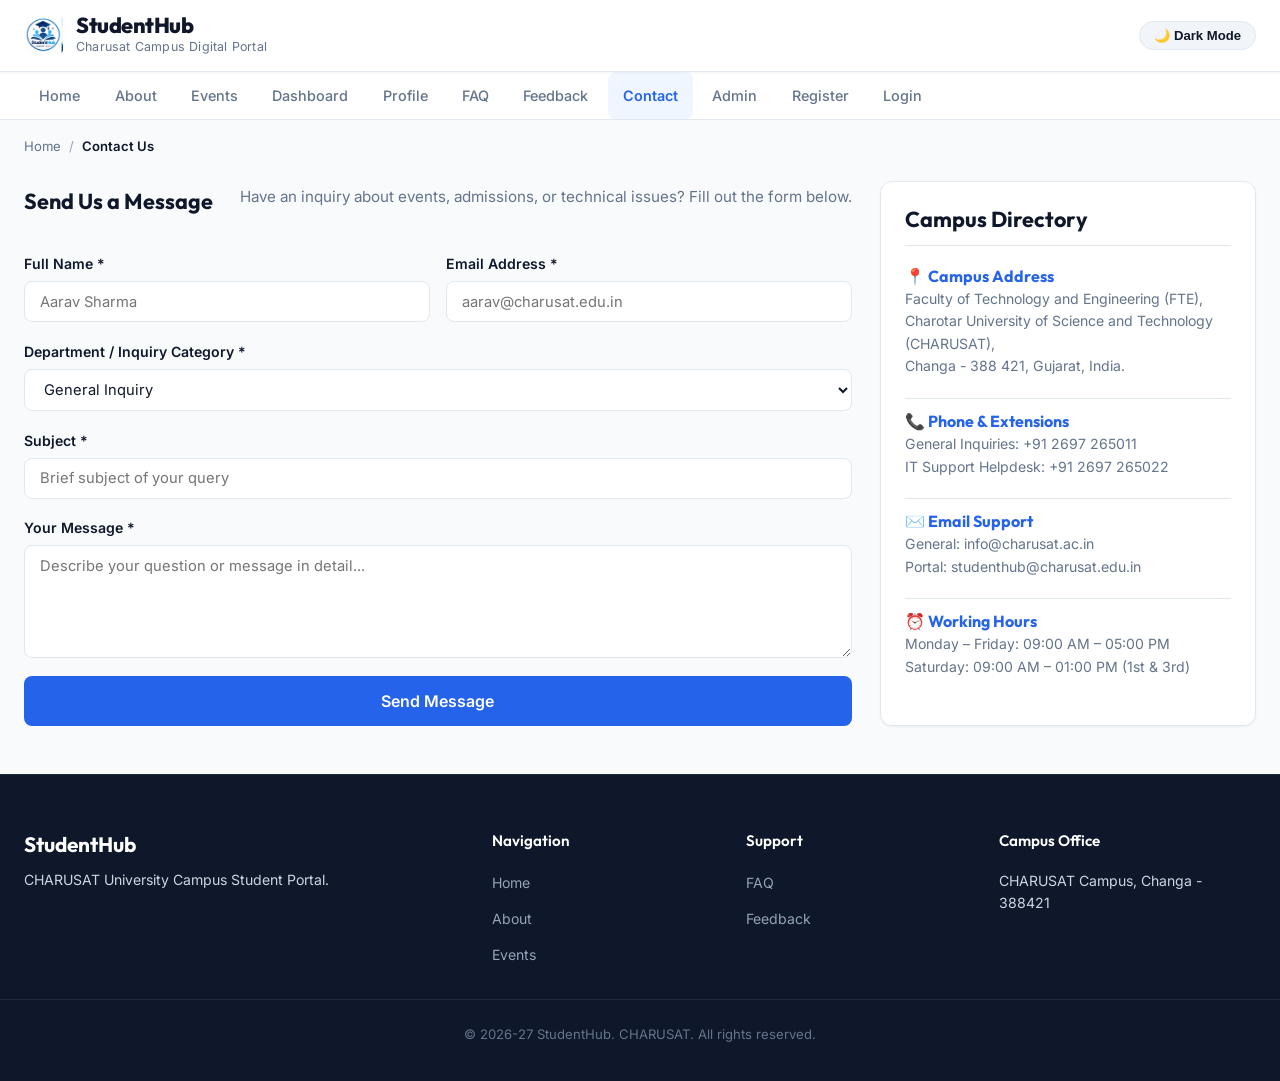
<file: pages/contact.html>
<!DOCTYPE html>
<html lang="en">
<head>
  <meta charset="UTF-8">
  <meta name="viewport" content="width=device-width, initial-scale=1.0">
  <meta name="description" content="Contact the StudentHub campus administration, support team, and academic faculties.">
  <title>Contact Us | StudentHub</title>
  <link rel="stylesheet" href="../css/style.css">
  <link rel="stylesheet" href="../css/responsive.css">
</head>
<body>
  <a href="#main-content" class="skip-link">Skip to main content</a>

  <header class="site-header" role="banner">
    <div class="header-inner">
      <a href="index.html" class="brand-wrapper">
        <img src="../images/logo.png" alt="StudentHub Logo" class="brand-logo">
        <div class="brand-info">
          <h1>StudentHub</h1>
          <p>Charusat Campus Digital Portal</p>
        </div>
      </a>
      <div class="header-controls">
        <button class="theme-toggle-btn" id="themeToggleBtn" aria-label="Toggle theme">🌙 Dark Mode</button>
        <button class="menu-toggle-btn" id="menuToggleBtn" aria-label="Toggle navigation menu" aria-expanded="false">☰</button>
      </div>
    </div>
  </header>

  <nav class="main-nav" role="navigation" aria-label="Primary Navigation">
    <div class="nav-inner">
      <ul class="nav-links" id="navLinks">
        <li><a href="index.html">Home</a></li>
        <li><a href="about.html">About</a></li>
        <li><a href="events.html">Events</a></li>
        <li><a href="dashboard.html">Dashboard</a></li>
        <li><a href="profile.html">Profile</a></li>
        <li><a href="faq.html">FAQ</a></li>
        <li><a href="feedback.html">Feedback</a></li>
        <li><a href="contact.html" class="active" aria-current="page">Contact</a></li>
        <li><a href="admin.html">Admin</a></li>
        <li><a href="register.html">Register</a></li>
        <li><a href="login.html">Login</a></li>
      </ul>
    </div>
  </nav>

  <div class="breadcrumb-container">
    <nav class="breadcrumb" aria-label="Breadcrumb navigation">
      <a href="index.html">Home</a>
      <span class="divider">/</span>
      <span class="current" aria-current="location">Contact Us</span>
    </nav>
  </div>

  <main class="main-content" id="main-content">
    
    <div class="layout-grid">
      
      <!-- Contact Form (Practical 7) -->
      <div class="form-card">
        <div class="section-header" style="border: none; margin-bottom: 1.25rem;">
          <h2>Send Us a Message</h2>
          <p style="color: var(--text-muted); font-size: 0.95rem; margin-top: 0.25rem;">
            Have an inquiry about events, admissions, or technical issues? Fill out the form below.
          </p>
        </div>

        <form id="contactForm" action="../php/process_contact.php" method="POST">
          <div class="form-row">
            <div class="form-group">
              <label for="contactName" class="form-label">
                <span>Full Name <span class="required-star">*</span></span>
              </label>
              <input type="text" id="contactName" name="name" class="form-control" placeholder="Aarav Sharma" required>
            </div>

            <div class="form-group">
              <label for="contactEmail" class="form-label">
                <span>Email Address <span class="required-star">*</span></span>
              </label>
              <input type="email" id="contactEmail" name="email" class="form-control" placeholder="aarav@charusat.edu.in" required>
            </div>
          </div>

          <div class="form-group">
            <label for="contactCategory" class="form-label">
              <span>Department / Inquiry Category <span class="required-star">*</span></span>
            </label>
            <select id="contactCategory" name="category" class="form-control" required>
              <option value="General">General Inquiry</option>
              <option value="Event Support">Event Registration Support</option>
              <option value="IT Helpdesk">Technical / Portal Issue</option>
              <option value="Academic">Academic Office & Syllabus</option>
            </select>
          </div>

          <div class="form-group">
            <label for="contactSubject" class="form-label">
              <span>Subject <span class="required-star">*</span></span>
            </label>
            <input type="text" id="contactSubject" name="subject" class="form-control" placeholder="Brief subject of your query" required>
          </div>

          <div class="form-group">
            <label for="contactMessage" class="form-label">
              <span>Your Message <span class="required-star">*</span></span>
            </label>
            <textarea id="contactMessage" name="message" class="form-control" placeholder="Describe your question or message in detail..." rows="5" required></textarea>
          </div>

          <div style="margin-top: 1rem;">
            <button type="submit" class="btn btn-primary btn-lg btn-block">Send Message</button>
          </div>
        </form>
      </div>

      <!-- Campus Office Details Aside -->
      <aside class="content-aside">
        <div class="section-header">
          <h2>Campus Directory</h2>
        </div>

        <ul style="list-style: none; padding: 0; display: flex; flex-direction: column; gap: 1.25rem;">
          <li>
            <h4 style="font-size: 1rem; color: var(--primary); margin-bottom: 2px;">📍 Campus Address</h4>
            <p style="font-size: 0.88rem; color: var(--text-muted); margin: 0;">
              Faculty of Technology and Engineering (FTE),<br>
              Charotar University of Science and Technology (CHARUSAT),<br>
              Changa - 388 421, Gujarat, India.
            </p>
          </li>
          <li style="border-top: 1px solid var(--border-color); padding-top: 0.75rem;">
            <h4 style="font-size: 1rem; color: var(--primary); margin-bottom: 2px;">📞 Phone & Extensions</h4>
            <p style="font-size: 0.88rem; color: var(--text-muted); margin: 0;">
              General Inquiries: +91 2697 265011<br>
              IT Support Helpdesk: +91 2697 265022
            </p>
          </li>
          <li style="border-top: 1px solid var(--border-color); padding-top: 0.75rem;">
            <h4 style="font-size: 1rem; color: var(--primary); margin-bottom: 2px;">✉️ Email Support</h4>
            <p style="font-size: 0.88rem; color: var(--text-muted); margin: 0;">
              General: info@charusat.ac.in<br>
              Portal: studenthub@charusat.edu.in
            </p>
          </li>
          <li style="border-top: 1px solid var(--border-color); padding-top: 0.75rem;">
            <h4 style="font-size: 1rem; color: var(--primary); margin-bottom: 2px;">⏰ Working Hours</h4>
            <p style="font-size: 0.88rem; color: var(--text-muted); margin: 0;">
              Monday – Friday: 09:00 AM – 05:00 PM<br>
              Saturday: 09:00 AM – 01:00 PM (1st & 3rd)
            </p>
          </li>
        </ul>
      </aside>

    </div>

  </main>

  <footer class="site-footer" role="contentinfo">
    <div class="footer-top">
      <div class="footer-col">
        <h3 style="color: #ffffff; font-size: 1.3rem; margin-bottom: 0.75rem;">StudentHub</h3>
        <p style="font-size: 0.88rem;">CHARUSAT University Campus Student Portal.</p>
      </div>
      <div class="footer-col">
        <h4>Navigation</h4>
        <ul class="footer-links">
          <li><a href="index.html">Home</a></li>
          <li><a href="about.html">About</a></li>
          <li><a href="events.html">Events</a></li>
        </ul>
      </div>
      <div class="footer-col">
        <h4>Support</h4>
        <ul class="footer-links">
          <li><a href="faq.html">FAQ</a></li>
          <li><a href="feedback.html">Feedback</a></li>
        </ul>
      </div>
      <div class="footer-col">
        <h4>Campus Office</h4>
        <p style="font-size: 0.88rem;">CHARUSAT Campus, Changa - 388421</p>
      </div>
    </div>
    <div class="footer-bottom">
      <p>&copy; 2026-27 StudentHub. CHARUSAT. All rights reserved.</p>
    </div>
  </footer>

  <script src="../js/Script.js"></script>
  <script>
    // Client-side fallback handler
    document.getElementById('contactForm').addEventListener('submit', function(e) {
      if (window.location.protocol === 'file:' || !this.action.includes('http')) {
        e.preventDefault();
        showToast('Message submitted! Our team will respond shortly.', 'success');
        this.reset();
      }
    });
  </script>
</body>
</html>
</file>
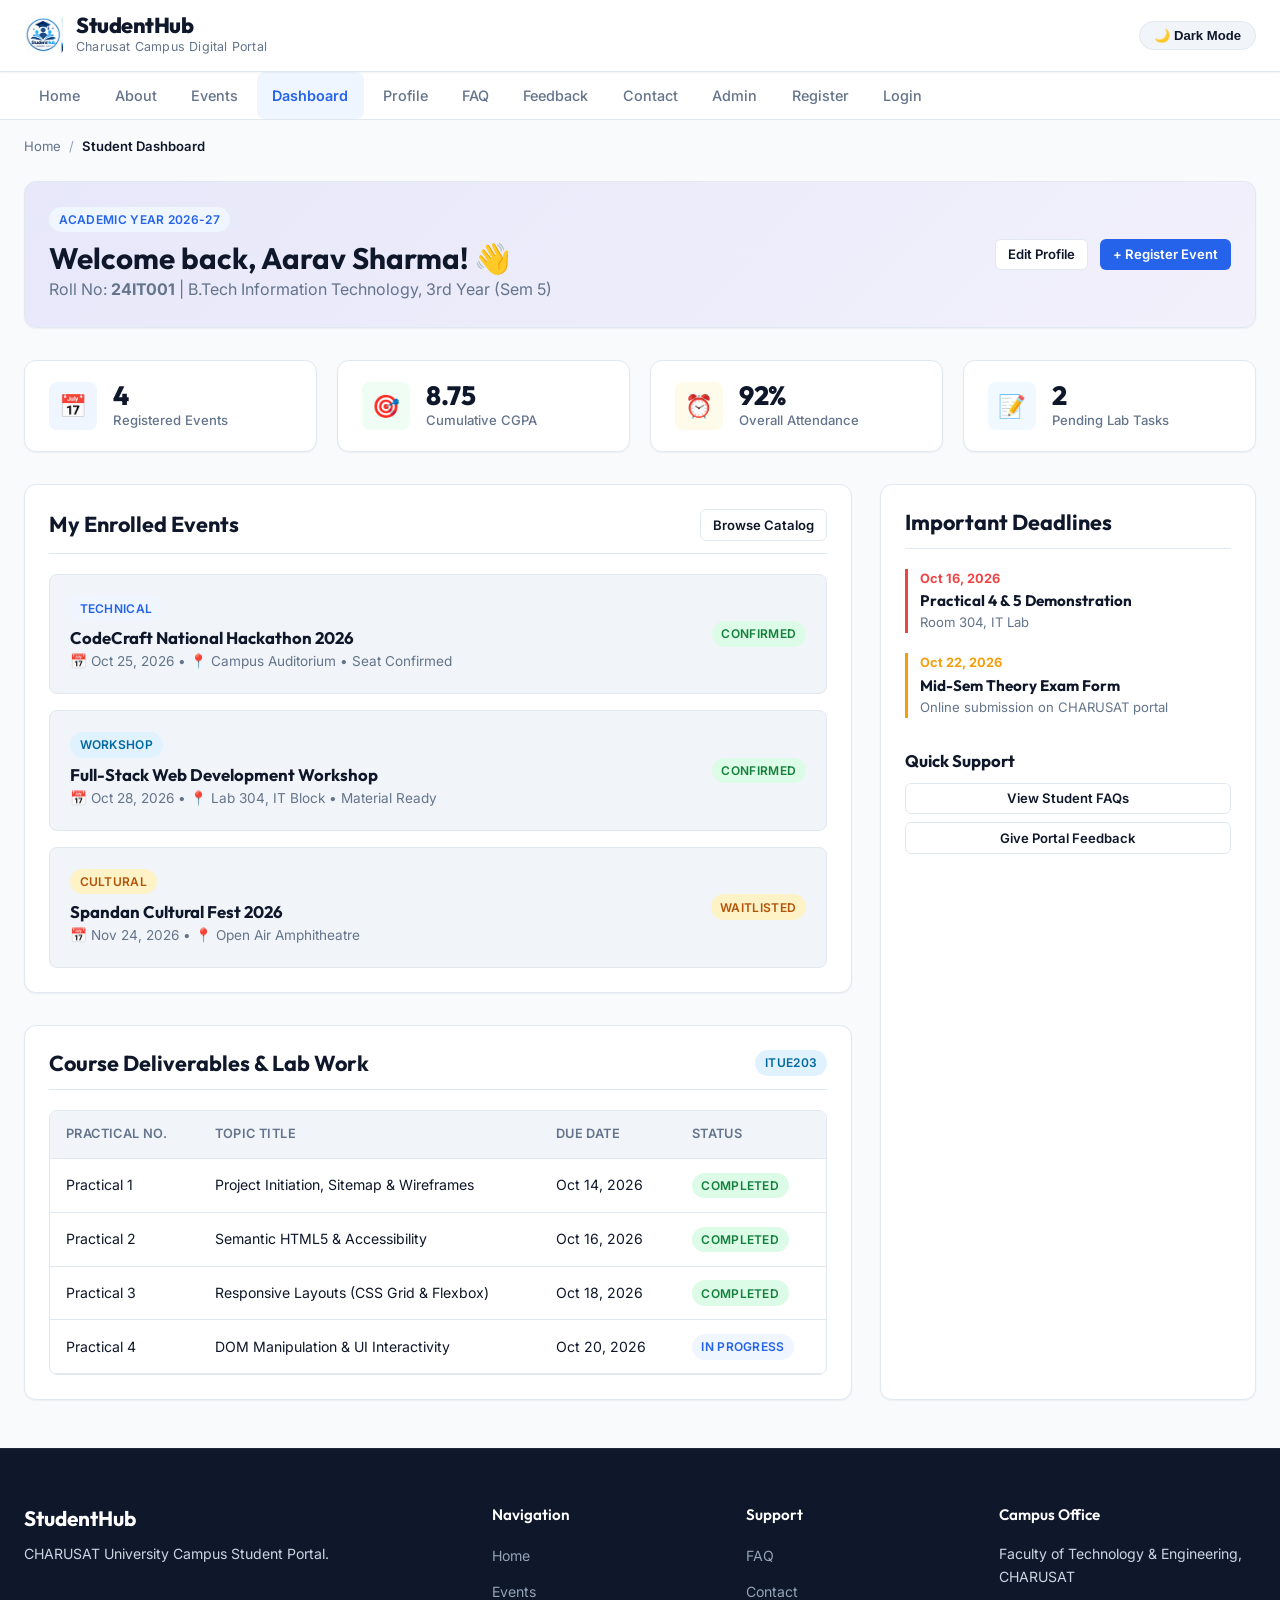
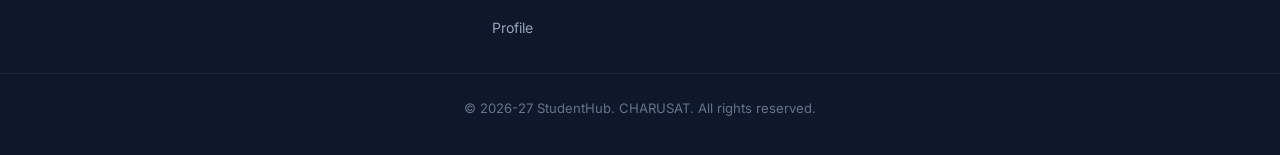
<file: pages/dashboard.html>
<!DOCTYPE html>
<html lang="en">
<head>
  <meta charset="UTF-8">
  <meta name="viewport" content="width=device-width, initial-scale=1.0">
  <meta name="description" content="Student Dashboard - Access enrolled events, attendance, academic schedules, and performance.">
  <title>Student Dashboard | StudentHub</title>
  <link rel="stylesheet" href="../css/style.css">
  <link rel="stylesheet" href="../css/responsive.css">
</head>
<body>
  <a href="#main-content" class="skip-link">Skip to main content</a>

  <header class="site-header" role="banner">
    <div class="header-inner">
      <a href="index.html" class="brand-wrapper">
        <img src="../images/logo.png" alt="StudentHub Logo" class="brand-logo">
        <div class="brand-info">
          <h1>StudentHub</h1>
          <p>Charusat Campus Digital Portal</p>
        </div>
      </a>
      <div class="header-controls">
        <button class="theme-toggle-btn" id="themeToggleBtn" aria-label="Toggle theme">🌙 Dark Mode</button>
        <button class="menu-toggle-btn" id="menuToggleBtn" aria-label="Toggle navigation menu" aria-expanded="false">☰</button>
      </div>
    </div>
  </header>

  <nav class="main-nav" role="navigation" aria-label="Primary Navigation">
    <div class="nav-inner">
      <ul class="nav-links" id="navLinks">
        <li><a href="index.html">Home</a></li>
        <li><a href="about.html">About</a></li>
        <li><a href="events.html">Events</a></li>
        <li><a href="dashboard.html" class="active" aria-current="page">Dashboard</a></li>
        <li><a href="profile.html">Profile</a></li>
        <li><a href="faq.html">FAQ</a></li>
        <li><a href="feedback.html">Feedback</a></li>
        <li><a href="contact.html">Contact</a></li>
        <li><a href="admin.html">Admin</a></li>
        <li><a href="register.html">Register</a></li>
        <li><a href="login.html">Login</a></li>
      </ul>
    </div>
  </nav>

  <div class="breadcrumb-container">
    <nav class="breadcrumb" aria-label="Breadcrumb navigation">
      <a href="index.html">Home</a>
      <span class="divider">/</span>
      <span class="current" aria-current="location">Student Dashboard</span>
    </nav>
  </div>

  <main class="main-content" id="main-content">
    
    <!-- Welcome Greeting Header Card -->
    <div class="card" style="margin-bottom: 2rem; background: linear-gradient(135deg, rgba(79, 70, 229, 0.1) 0%, rgba(124, 58, 237, 0.05) 100%);">
      <div style="display: flex; align-items: center; justify-content: space-between; flex-wrap: wrap; gap: 1rem;">
        <div>
          <span class="badge badge-primary" style="margin-bottom: 0.5rem;">Academic Year 2026-27</span>
          <h2 style="font-size: 1.85rem;">Welcome back, Aarav Sharma! 👋</h2>
          <p style="color: var(--text-muted); margin: 0;">Roll No: <strong>24IT001</strong> | B.Tech Information Technology, 3rd Year (Sem 5)</p>
        </div>
        <div style="display: flex; gap: 0.75rem;">
          <a href="profile.html" class="btn btn-secondary btn-sm">Edit Profile</a>
          <a href="events.html" class="btn btn-primary btn-sm">+ Register Event</a>
        </div>
      </div>
    </div>

    <!-- Student Metric Cards (Practical 3 & 4) -->
    <section class="stats-grid" aria-label="Student Overview Metrics">
      <div class="stat-card">
        <div class="stat-icon primary">📅</div>
        <div class="stat-info">
          <h3>4</h3>
          <p>Registered Events</p>
        </div>
      </div>
      <div class="stat-card">
        <div class="stat-icon success">🎯</div>
        <div class="stat-info">
          <h3>8.75</h3>
          <p>Cumulative CGPA</p>
        </div>
      </div>
      <div class="stat-card">
        <div class="stat-icon warning">⏰</div>
        <div class="stat-info">
          <h3>92%</h3>
          <p>Overall Attendance</p>
        </div>
      </div>
      <div class="stat-card">
        <div class="stat-icon info">📝</div>
        <div class="stat-info">
          <h3>2</h3>
          <p>Pending Lab Tasks</p>
        </div>
      </div>
    </section>

    <!-- Two-column Dashboard Sections -->
    <div class="layout-grid">
      
      <!-- Left Column: Registered Events & Submissions -->
      <div style="display: flex; flex-direction: column; gap: 2rem;">
        
        <!-- Enrolled Events -->
        <section class="content-section">
          <div class="section-header">
            <h2>My Enrolled Events</h2>
            <a href="events.html" class="btn btn-secondary btn-sm">Browse Catalog</a>
          </div>
          
          <div style="display: flex; flex-direction: column; gap: 1rem;">
            
            <div style="padding: 1.25rem; background: var(--bg-surface-elevated); border-radius: var(--radius-md); border: 1px solid var(--border-color); display: flex; justify-content: space-between; align-items: center; flex-wrap: wrap; gap: 1rem;">
              <div>
                <span class="badge badge-primary">Technical</span>
                <h4 style="margin: 0.4rem 0 0.2rem 0;">CodeCraft National Hackathon 2026</h4>
                <p style="font-size: 0.85rem; color: var(--text-muted); margin: 0;">📅 Oct 25, 2026 • 📍 Campus Auditorium • Seat Confirmed</p>
              </div>
              <span class="badge badge-success">Confirmed</span>
            </div>

            <div style="padding: 1.25rem; background: var(--bg-surface-elevated); border-radius: var(--radius-md); border: 1px solid var(--border-color); display: flex; justify-content: space-between; align-items: center; flex-wrap: wrap; gap: 1rem;">
              <div>
                <span class="badge badge-info">Workshop</span>
                <h4 style="margin: 0.4rem 0 0.2rem 0;">Full-Stack Web Development Workshop</h4>
                <p style="font-size: 0.85rem; color: var(--text-muted); margin: 0;">📅 Oct 28, 2026 • 📍 Lab 304, IT Block • Material Ready</p>
              </div>
              <span class="badge badge-success">Confirmed</span>
            </div>

            <div style="padding: 1.25rem; background: var(--bg-surface-elevated); border-radius: var(--radius-md); border: 1px solid var(--border-color); display: flex; justify-content: space-between; align-items: center; flex-wrap: wrap; gap: 1rem;">
              <div>
                <span class="badge badge-warning">Cultural</span>
                <h4 style="margin: 0.4rem 0 0.2rem 0;">Spandan Cultural Fest 2026</h4>
                <p style="font-size: 0.85rem; color: var(--text-muted); margin: 0;">📅 Nov 24, 2026 • 📍 Open Air Amphitheatre</p>
              </div>
              <span class="badge badge-warning">Waitlisted</span>
            </div>

          </div>
        </section>

        <!-- Academic Lab Submissions Table -->
        <section class="content-section">
          <div class="section-header">
            <h2>Course Deliverables & Lab Work</h2>
            <span class="badge badge-info">ITUE203</span>
          </div>

          <div class="table-responsive">
            <table class="data-table">
              <thead>
                <tr>
                  <th>Practical No.</th>
                  <th>Topic Title</th>
                  <th>Due Date</th>
                  <th>Status</th>
                </tr>
              </thead>
              <tbody>
                <tr>
                  <td>Practical 1</td>
                  <td>Project Initiation, Sitemap & Wireframes</td>
                  <td>Oct 14, 2026</td>
                  <td><span class="badge badge-success">Completed</span></td>
                </tr>
                <tr>
                  <td>Practical 2</td>
                  <td>Semantic HTML5 & Accessibility</td>
                  <td>Oct 16, 2026</td>
                  <td><span class="badge badge-success">Completed</span></td>
                </tr>
                <tr>
                  <td>Practical 3</td>
                  <td>Responsive Layouts (CSS Grid & Flexbox)</td>
                  <td>Oct 18, 2026</td>
                  <td><span class="badge badge-success">Completed</span></td>
                </tr>
                <tr>
                  <td>Practical 4</td>
                  <td>DOM Manipulation & UI Interactivity</td>
                  <td>Oct 20, 2026</td>
                  <td><span class="badge badge-primary">In Progress</span></td>
                </tr>
              </tbody>
            </table>
          </div>
        </section>

      </div>

      <!-- Right Column: Quick Notices & Academic Contacts -->
      <aside class="content-aside">
        <div class="section-header">
          <h2>Important Deadlines</h2>
        </div>
        <ul style="list-style: none; padding: 0; display: flex; flex-direction: column; gap: 1.25rem;">
          <li style="border-left: 3px solid var(--danger); padding-left: 0.75rem;">
            <p style="font-size: 0.8rem; color: var(--danger); font-weight: 700; margin: 0;">Oct 16, 2026</p>
            <h4 style="font-size: 0.95rem; margin: 2px 0;">Practical 4 & 5 Demonstration</h4>
            <p style="font-size: 0.82rem; color: var(--text-muted); margin: 0;">Room 304, IT Lab</p>
          </li>
          <li style="border-left: 3px solid var(--warning); padding-left: 0.75rem;">
            <p style="font-size: 0.8rem; color: var(--warning); font-weight: 700; margin: 0;">Oct 22, 2026</p>
            <h4 style="font-size: 0.95rem; margin: 2px 0;">Mid-Sem Theory Exam Form</h4>
            <p style="font-size: 0.82rem; color: var(--text-muted); margin: 0;">Online submission on CHARUSAT portal</p>
          </li>
        </ul>

        <div style="margin-top: 2rem;">
          <h4 style="margin-bottom: 0.75rem;">Quick Support</h4>
          <a href="faq.html" class="btn btn-secondary btn-sm btn-block" style="margin-bottom: 0.5rem;">View Student FAQs</a>
          <a href="feedback.html" class="btn btn-secondary btn-sm btn-block">Give Portal Feedback</a>
        </div>
      </aside>

    </div>

  </main>

  <footer class="site-footer" role="contentinfo">
    <div class="footer-top">
      <div class="footer-col">
        <h3 style="color: #ffffff; font-size: 1.3rem; margin-bottom: 0.75rem;">StudentHub</h3>
        <p style="font-size: 0.88rem;">CHARUSAT University Campus Student Portal.</p>
      </div>
      <div class="footer-col">
        <h4>Navigation</h4>
        <ul class="footer-links">
          <li><a href="index.html">Home</a></li>
          <li><a href="events.html">Events</a></li>
          <li><a href="profile.html">Profile</a></li>
        </ul>
      </div>
      <div class="footer-col">
        <h4>Support</h4>
        <ul class="footer-links">
          <li><a href="faq.html">FAQ</a></li>
          <li><a href="contact.html">Contact</a></li>
        </ul>
      </div>
      <div class="footer-col">
        <h4>Campus Office</h4>
        <p style="font-size: 0.88rem;">Faculty of Technology & Engineering, CHARUSAT</p>
      </div>
    </div>
    <div class="footer-bottom">
      <p>&copy; 2026-27 StudentHub. CHARUSAT. All rights reserved.</p>
    </div>
  </footer>

  <script src="../js/Script.js"></script>
</body>
</html>
</file>
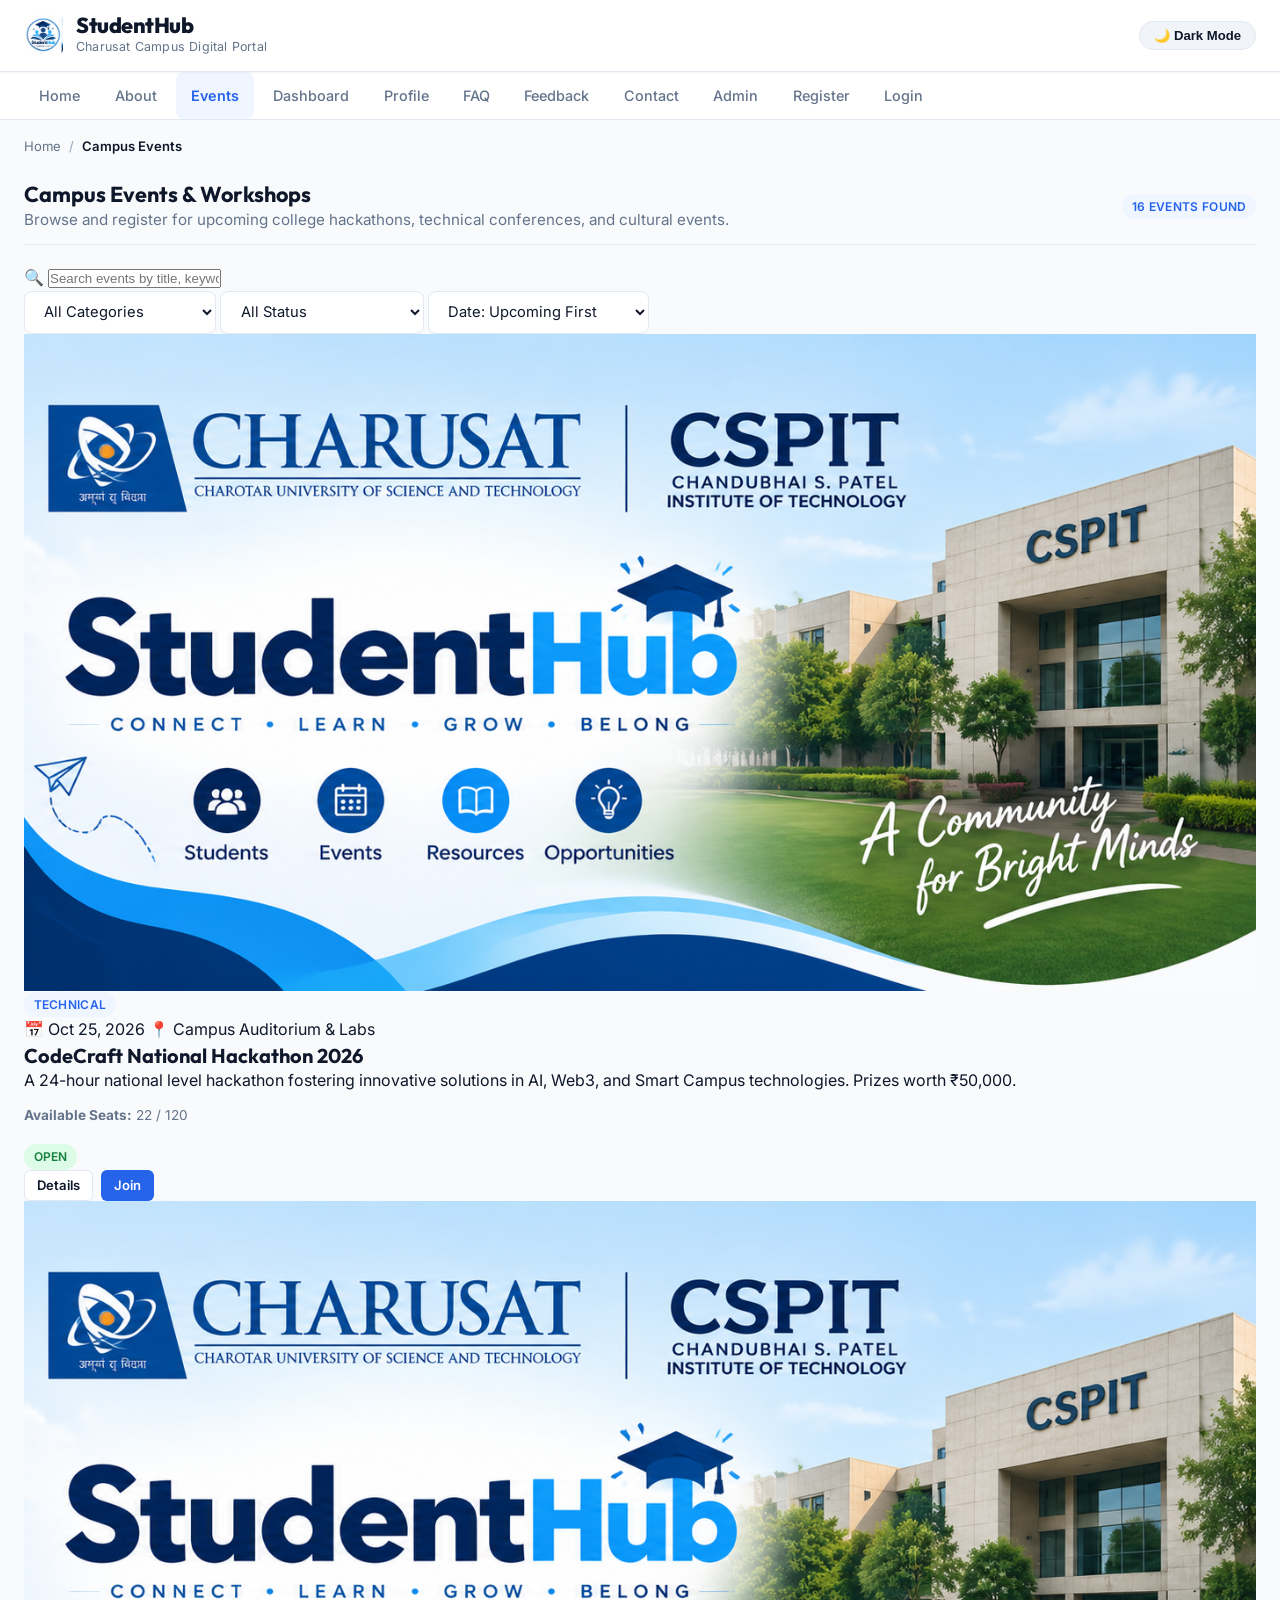
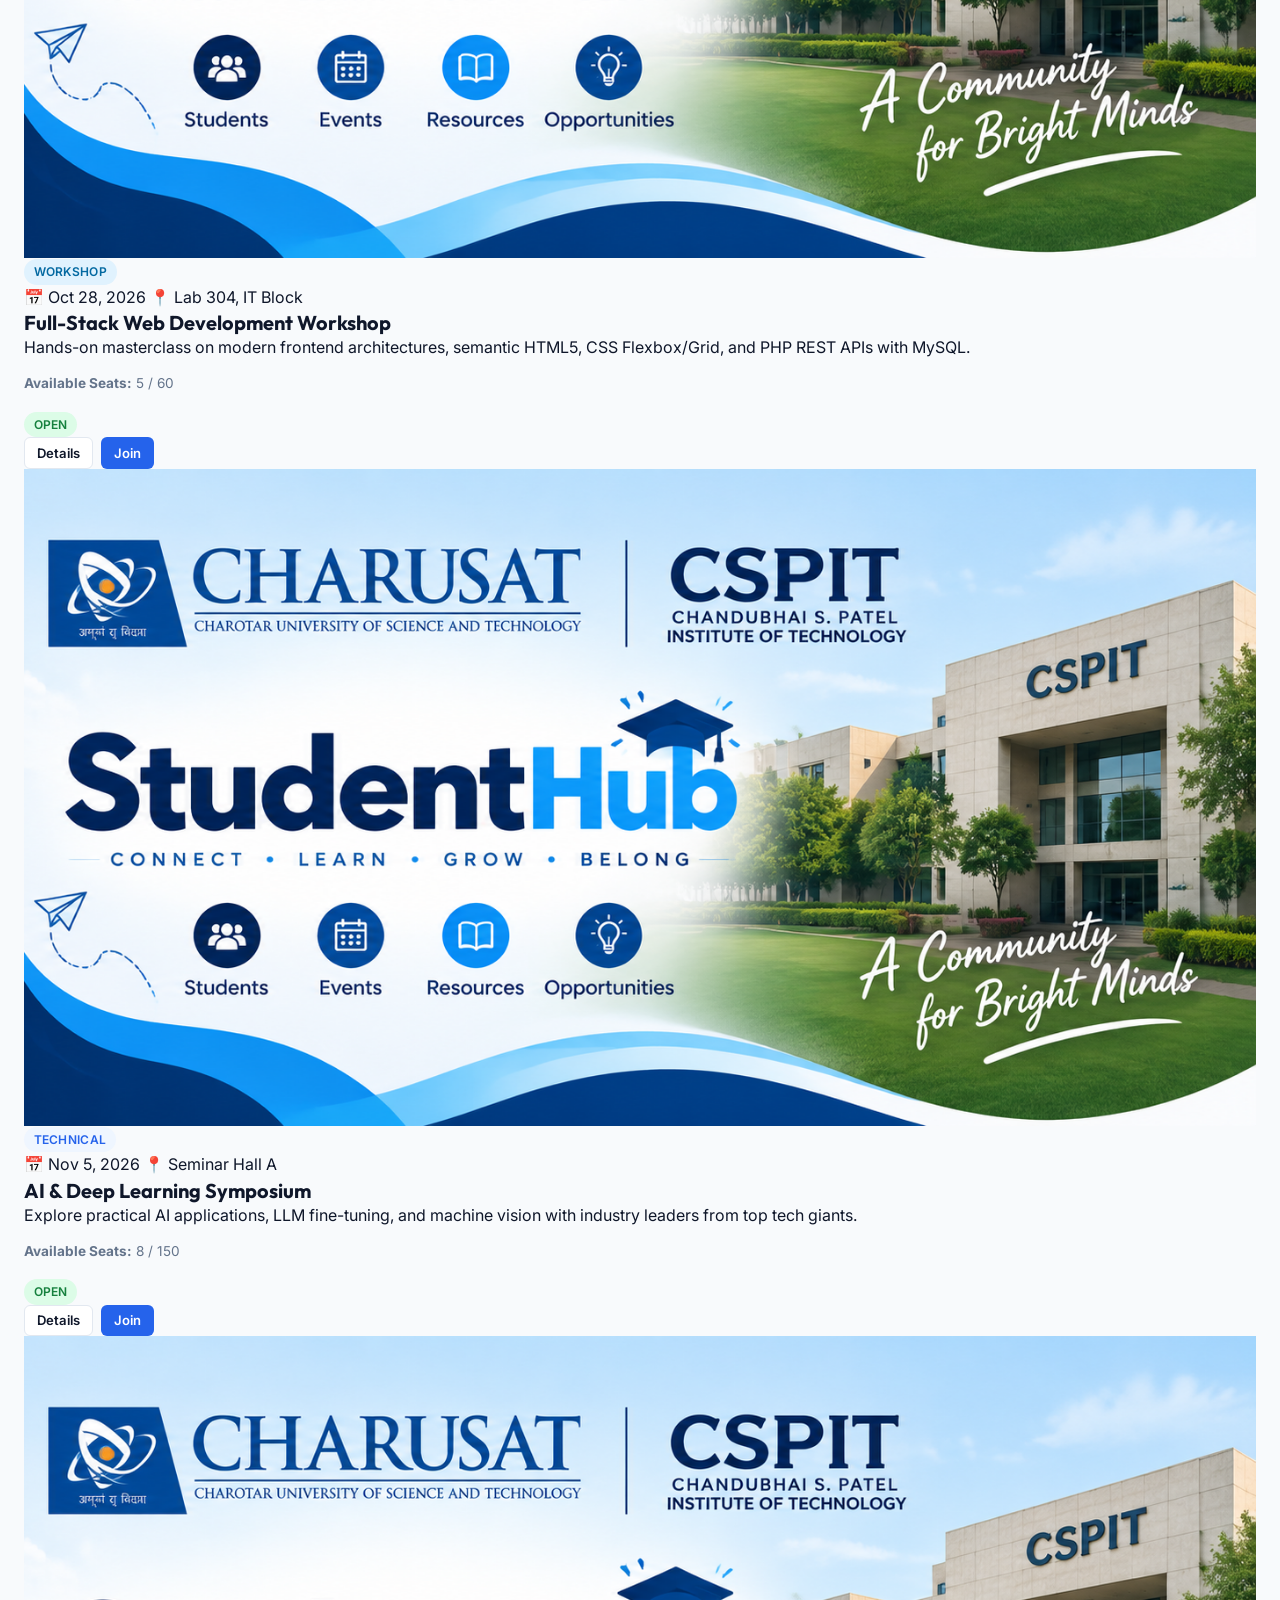
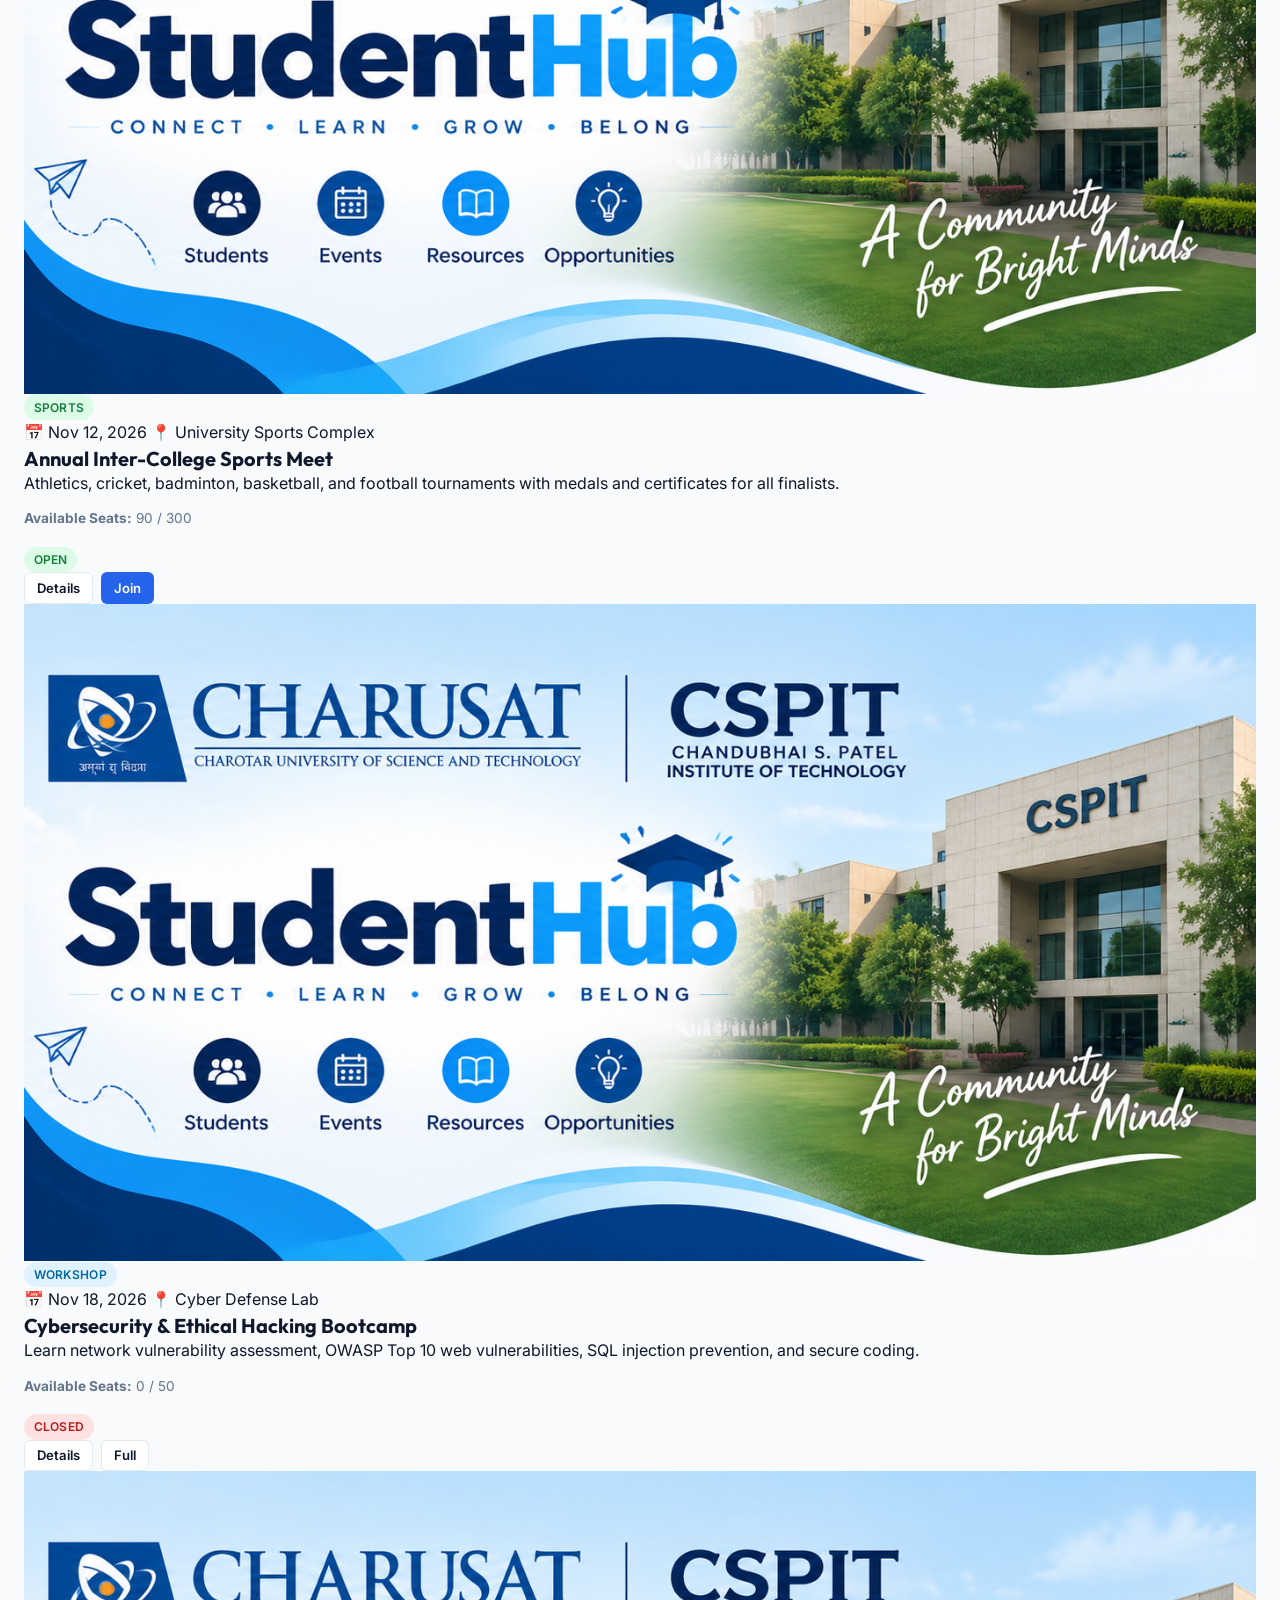
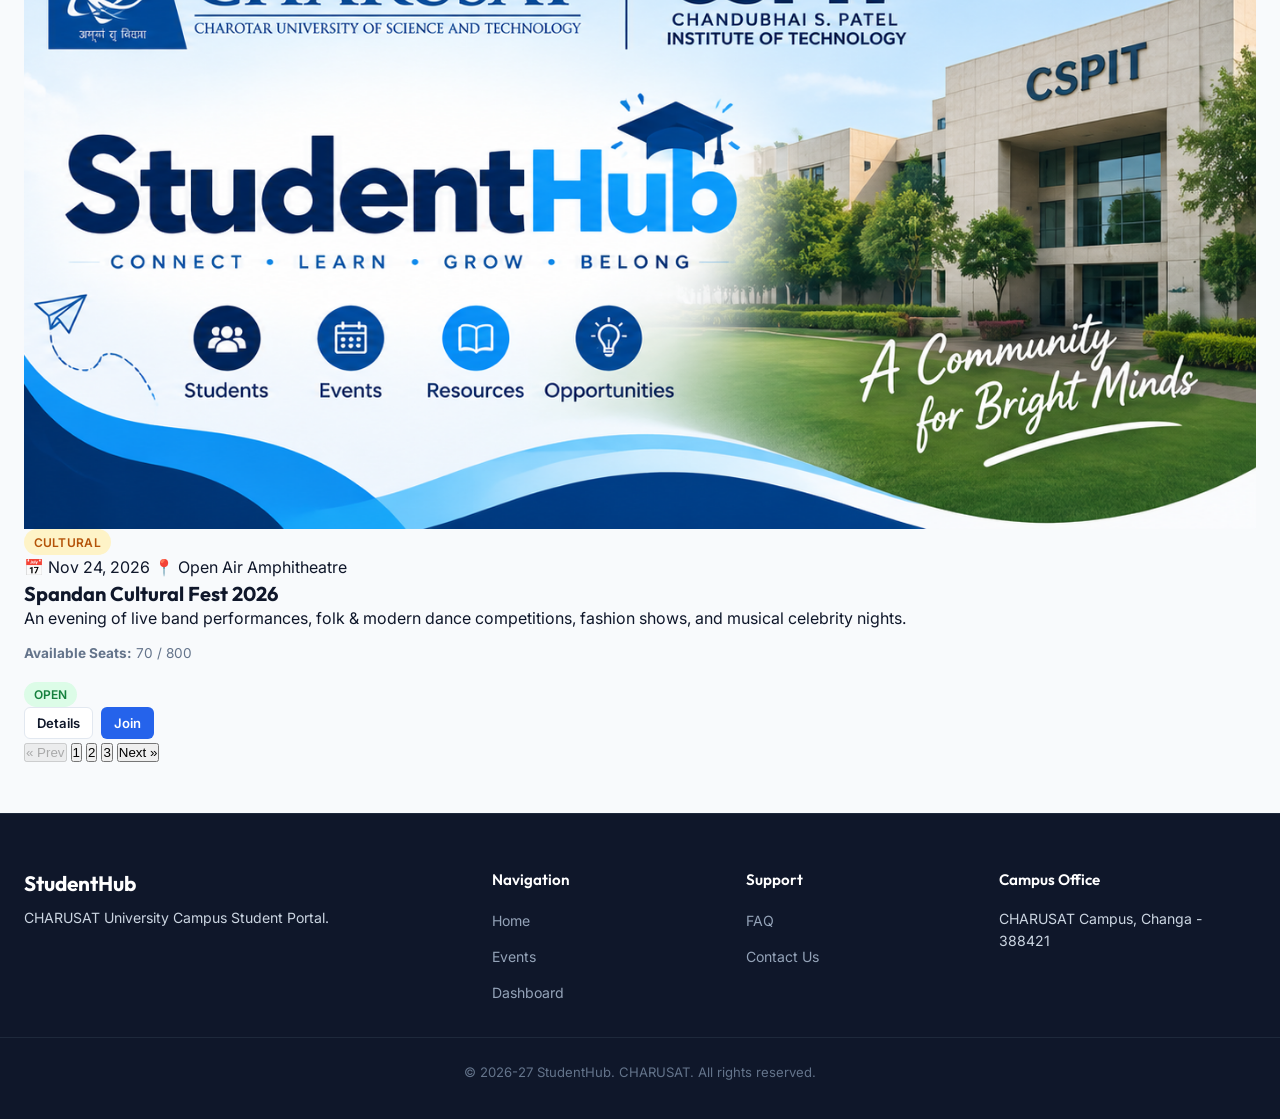
<file: pages/events.html>
<!DOCTYPE html>
<html lang="en">
<head>
  <meta charset="UTF-8">
  <meta name="viewport" content="width=device-width, initial-scale=1.0">
  <meta name="description" content="Explore campus workshops, hackathons, sports meets, and cultural festivals at CHARUSAT.">
  <title>Campus Events | StudentHub</title>
  <link rel="stylesheet" href="../css/style.css">
  <link rel="stylesheet" href="../css/responsive.css">
</head>
<body>
  <a href="#main-content" class="skip-link">Skip to main content</a>

  <header class="site-header" role="banner">
    <div class="header-inner">
      <a href="index.html" class="brand-wrapper">
        <img src="../images/logo.png" alt="StudentHub Logo" class="brand-logo">
        <div class="brand-info">
          <h1>StudentHub</h1>
          <p>Charusat Campus Digital Portal</p>
        </div>
      </a>
      <div class="header-controls">
        <button class="theme-toggle-btn" id="themeToggleBtn" aria-label="Toggle theme">🌙 Dark Mode</button>
        <button class="menu-toggle-btn" id="menuToggleBtn" aria-label="Toggle navigation menu" aria-expanded="false">☰</button>
      </div>
    </div>
  </header>

  <nav class="main-nav" role="navigation" aria-label="Primary Navigation">
    <div class="nav-inner">
      <ul class="nav-links" id="navLinks">
        <li><a href="index.html">Home</a></li>
        <li><a href="about.html">About</a></li>
        <li><a href="events.html" class="active" aria-current="page">Events</a></li>
        <li><a href="dashboard.html">Dashboard</a></li>
        <li><a href="profile.html">Profile</a></li>
        <li><a href="faq.html">FAQ</a></li>
        <li><a href="feedback.html">Feedback</a></li>
        <li><a href="contact.html">Contact</a></li>
        <li><a href="admin.html">Admin</a></li>
        <li><a href="register.html">Register</a></li>
        <li><a href="login.html">Login</a></li>
      </ul>
    </div>
  </nav>

  <div class="breadcrumb-container">
    <nav class="breadcrumb" aria-label="Breadcrumb navigation">
      <a href="index.html">Home</a>
      <span class="divider">/</span>
      <span class="current" aria-current="location">Campus Events</span>
    </nav>
  </div>

  <main class="main-content" id="main-content">
    
    <div class="section-header">
      <div>
        <h2>Campus Events & Workshops</h2>
        <p style="color: var(--text-muted); font-size: 0.95rem; margin: 0;">
          Browse and register for upcoming college hackathons, technical conferences, and cultural events.
        </p>
      </div>
      <span class="badge badge-primary" id="eventsCountBadge">Loading Events...</span>
    </div>

    <!-- Filter, Search, and Sort Bar (Practical 6) -->
    <div class="filter-bar" role="search" aria-label="Events Filter Bar">
      <div class="search-input-wrapper">
        <span class="search-icon">🔍</span>
        <input type="text" id="eventSearchInput" class="search-input" placeholder="Search events by title, keyword, or venue..." aria-label="Search events">
      </div>

      <div class="filter-controls">
        <select id="eventCategoryFilter" class="form-control" style="width: auto;" aria-label="Filter by Category">
          <option value="all">All Categories</option>
          <option value="Technical">Technical</option>
          <option value="Workshop">Workshops</option>
          <option value="Sports">Sports</option>
          <option value="Cultural">Cultural</option>
          <option value="Career">Career & Placement</option>
        </select>

        <select id="eventStatusFilter" class="form-control" style="width: auto;" aria-label="Filter by Status">
          <option value="all">All Status</option>
          <option value="Open">Open for Registration</option>
          <option value="Closed">Closed / Full</option>
        </select>

        <select id="eventSortSelect" class="form-control" style="width: auto;" aria-label="Sort Events">
          <option value="date-asc">Date: Upcoming First</option>
          <option value="date-desc">Date: Latest First</option>
          <option value="title-asc">Title: A to Z</option>
          <option value="seats-desc">Seats: Highest Available</option>
        </select>
      </div>
    </div>

    <!-- Dynamic Events Grid rendered via Fetch API (Practical 6) -->
    <section class="events-grid" id="eventsGrid" aria-label="Events Listing" aria-live="polite">
      <!-- Injected dynamically by events.js -->
    </section>

    <!-- Pagination Controls (Practical 6) -->
    <div class="pagination-container" id="eventsPagination" aria-label="Events Pagination">
      <!-- Injected dynamically by events.js -->
    </div>

  </main>

  <!-- Event Detail Modal (Practical 4 & 13) -->
  <div class="modal-backdrop" id="eventDetailModal" role="dialog" aria-modal="true" aria-hidden="true" aria-labelledby="eventModalTitle" style="display: none;">
    <div class="modal-dialog">
      <div class="modal-header">
        <h3 class="modal-title" id="eventModalTitle">Event Details</h3>
        <button class="modal-close-btn" id="closeModalXBtn" aria-label="Close dialog" onclick="closeModal('eventDetailModal')">&times;</button>
      </div>
      <div class="modal-body" id="eventModalBody">
        <!-- Injected dynamically by events.js -->
      </div>
      <div class="modal-footer">
        <button class="btn btn-secondary" id="closeModalFooterBtn" data-modal-close onclick="closeModal('eventDetailModal')">Close</button>
      </div>
    </div>
  </div>

  <footer class="site-footer" role="contentinfo">
    <div class="footer-top">
      <div class="footer-col">
        <h3 style="color: #ffffff; font-size: 1.3rem; margin-bottom: 0.75rem;">StudentHub</h3>
        <p style="font-size: 0.88rem;">CHARUSAT University Campus Student Portal.</p>
      </div>
      <div class="footer-col">
        <h4>Navigation</h4>
        <ul class="footer-links">
          <li><a href="index.html">Home</a></li>
          <li><a href="events.html">Events</a></li>
          <li><a href="dashboard.html">Dashboard</a></li>
        </ul>
      </div>
      <div class="footer-col">
        <h4>Support</h4>
        <ul class="footer-links">
          <li><a href="faq.html">FAQ</a></li>
          <li><a href="contact.html">Contact Us</a></li>
        </ul>
      </div>
      <div class="footer-col">
        <h4>Campus Office</h4>
        <p style="font-size: 0.88rem;">CHARUSAT Campus, Changa - 388421</p>
      </div>
    </div>
    <div class="footer-bottom">
      <p>&copy; 2026-27 StudentHub. CHARUSAT. All rights reserved.</p>
    </div>
  </footer>

  <script src="../js/Script.js"></script>
  <script src="../js/events.js"></script>
</body>
</html>
</file>
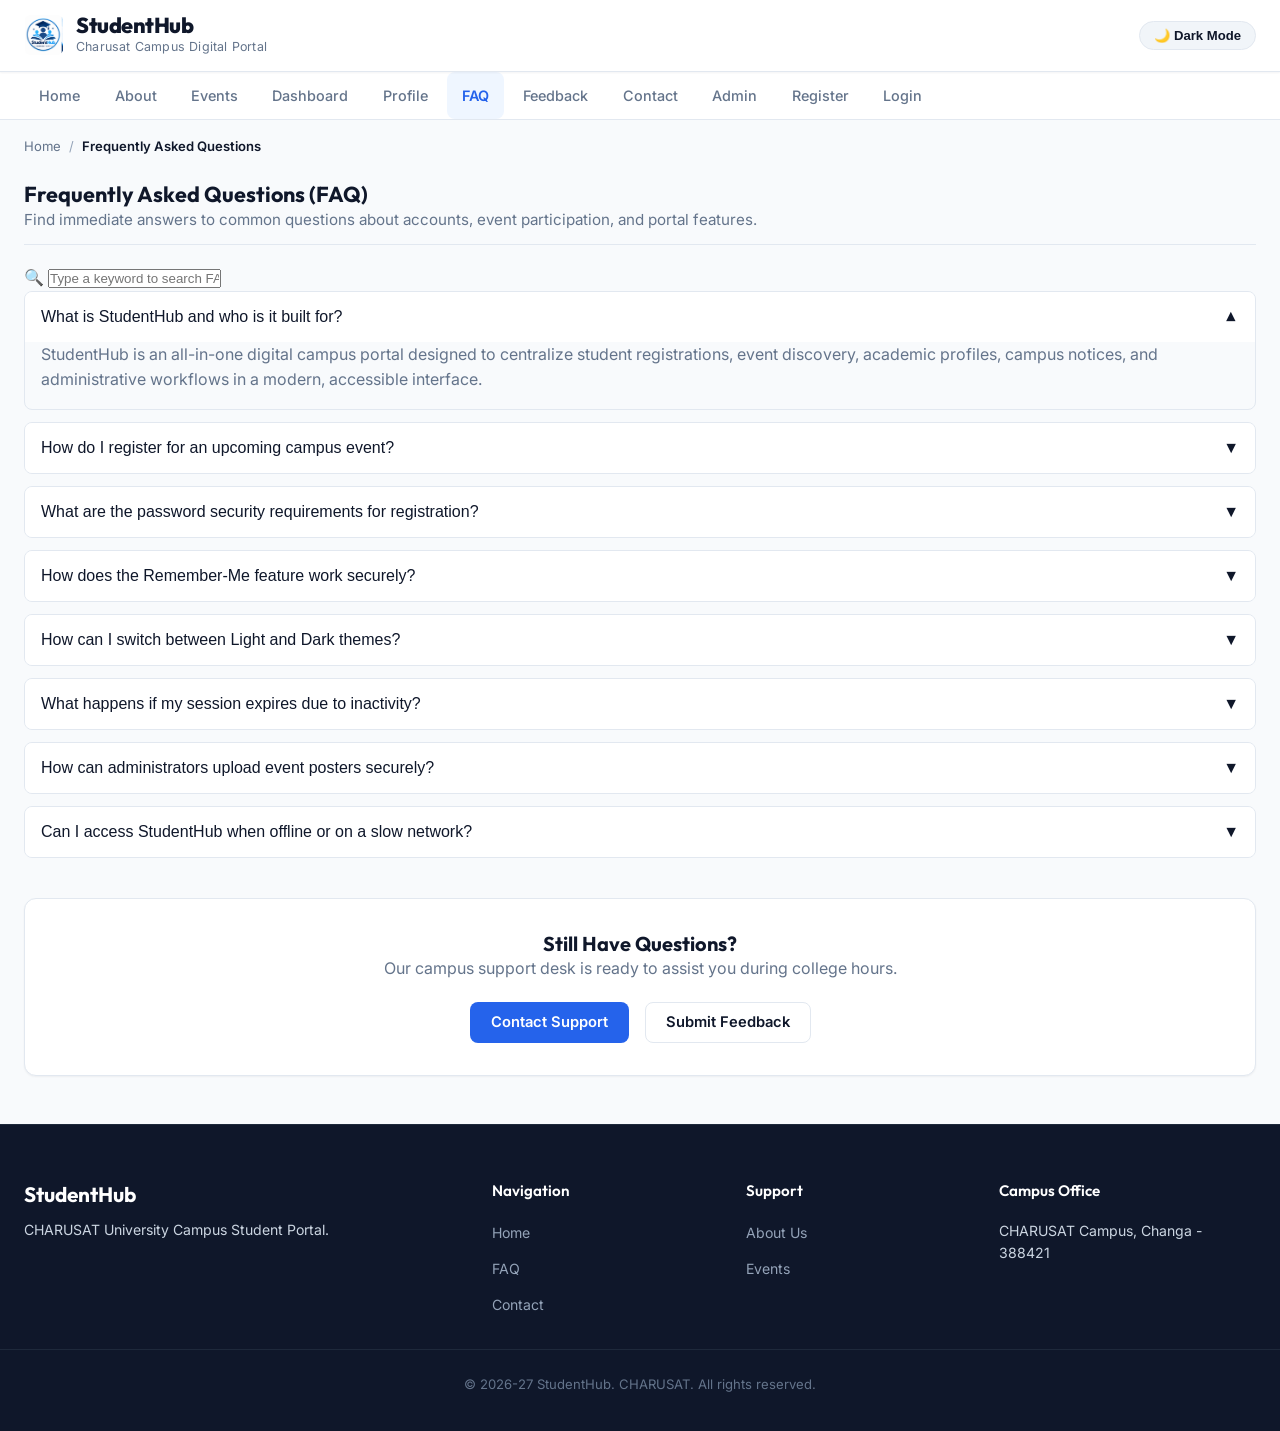
<file: pages/faq.html>
<!DOCTYPE html>
<html lang="en">
<head>
  <meta charset="UTF-8">
  <meta name="viewport" content="width=device-width, initial-scale=1.0">
  <meta name="description" content="Frequently Asked Questions about StudentHub registration, events, and portal navigation.">
  <title>Frequently Asked Questions | StudentHub</title>
  <link rel="stylesheet" href="../css/style.css">
  <link rel="stylesheet" href="../css/responsive.css">
</head>
<body>
  <a href="#main-content" class="skip-link">Skip to main content</a>

  <header class="site-header" role="banner">
    <div class="header-inner">
      <a href="index.html" class="brand-wrapper">
        <img src="../images/logo.png" alt="StudentHub Logo" class="brand-logo">
        <div class="brand-info">
          <h1>StudentHub</h1>
          <p>Charusat Campus Digital Portal</p>
        </div>
      </a>
      <div class="header-controls">
        <button class="theme-toggle-btn" id="themeToggleBtn" aria-label="Toggle theme">🌙 Dark Mode</button>
        <button class="menu-toggle-btn" id="menuToggleBtn" aria-label="Toggle navigation menu" aria-expanded="false">☰</button>
      </div>
    </div>
  </header>

  <nav class="main-nav" role="navigation" aria-label="Primary Navigation">
    <div class="nav-inner">
      <ul class="nav-links" id="navLinks">
        <li><a href="index.html">Home</a></li>
        <li><a href="about.html">About</a></li>
        <li><a href="events.html">Events</a></li>
        <li><a href="dashboard.html">Dashboard</a></li>
        <li><a href="profile.html">Profile</a></li>
        <li><a href="faq.html" class="active" aria-current="page">FAQ</a></li>
        <li><a href="feedback.html">Feedback</a></li>
        <li><a href="contact.html">Contact</a></li>
        <li><a href="admin.html">Admin</a></li>
        <li><a href="register.html">Register</a></li>
        <li><a href="login.html">Login</a></li>
      </ul>
    </div>
  </nav>

  <div class="breadcrumb-container">
    <nav class="breadcrumb" aria-label="Breadcrumb navigation">
      <a href="index.html">Home</a>
      <span class="divider">/</span>
      <span class="current" aria-current="location">Frequently Asked Questions</span>
    </nav>
  </div>

  <main class="main-content" id="main-content">
    
    <div class="section-header">
      <div>
        <h2>Frequently Asked Questions (FAQ)</h2>
        <p style="color: var(--text-muted); font-size: 0.95rem; margin: 0;">
          Find immediate answers to common questions about accounts, event participation, and portal features.
        </p>
      </div>
    </div>

    <!-- Search Box for FAQs -->
    <div class="filter-bar">
      <div class="search-input-wrapper" style="min-width: 100%;">
        <span class="search-icon">🔍</span>
        <input type="text" id="faqSearchInput" class="search-input" placeholder="Type a keyword to search FAQs (e.g. password, event, session)..." aria-label="Search FAQs">
      </div>
    </div>

    <!-- Collapsible FAQ Accordion (Practical 4 Dynamic UI) -->
    <div class="faq-accordion" id="faqAccordion">
      
      <div class="faq-item active">
        <button class="faq-question-btn" aria-expanded="true">
          <span>What is StudentHub and who is it built for?</span>
          <span class="faq-icon">▼</span>
        </button>
        <div class="faq-answer-pane" style="max-height: 200px;">
          <p>StudentHub is an all-in-one digital campus portal designed to centralize student registrations, event discovery, academic profiles, campus notices, and administrative workflows in a modern, accessible interface.</p>
        </div>
      </div>

      <div class="faq-item">
        <button class="faq-question-btn" aria-expanded="false">
          <span>How do I register for an upcoming campus event?</span>
          <span class="faq-icon">▼</span>
        </button>
        <div class="faq-answer-pane">
          <p>Navigate to the Events page, browse available workshops, hackathons, or fests, and click the 'Join' button on the desired event card. Confirm your student ID to secure your seat.</p>
        </div>
      </div>

      <div class="faq-item">
        <button class="faq-question-btn" aria-expanded="false">
          <span>What are the password security requirements for registration?</span>
          <span class="faq-icon">▼</span>
        </button>
        <div class="faq-answer-pane">
          <p>Passwords must be at least 8 characters long and contain at least one uppercase letter, one lowercase letter, one numeric digit, and one special symbol (@$!%*?&). A live password strength meter guides you during input.</p>
        </div>
      </div>

      <div class="faq-item">
        <button class="faq-question-btn" aria-expanded="false">
          <span>How does the Remember-Me feature work securely?</span>
          <span class="faq-icon">▼</span>
        </button>
        <div class="faq-answer-pane">
          <p>StudentHub generates a cryptographically secure random token (32 bytes), hashes it using SHA-256 before storing it in the database, and issues a secure HTTP-only cookie to prevent session spoofing.</p>
        </div>
      </div>

      <div class="faq-item">
        <button class="faq-question-btn" aria-expanded="false">
          <span>How can I switch between Light and Dark themes?</span>
          <span class="faq-icon">▼</span>
        </button>
        <div class="faq-answer-pane">
          <p>Click the theme toggle button in the header bar. Your preference is automatically saved in your browser's localStorage and remembered on every visit.</p>
        </div>
      </div>

      <div class="faq-item">
        <button class="faq-question-btn" aria-expanded="false">
          <span>What happens if my session expires due to inactivity?</span>
          <span class="faq-icon">▼</span>
        </button>
        <div class="faq-answer-pane">
          <p>For security reasons, user sessions automatically expire after 15 minutes of inactivity. You will be safely logged out and prompted to sign in again to protect your data.</p>
        </div>
      </div>

      <div class="faq-item">
        <button class="faq-question-btn" aria-expanded="false">
          <span>How can administrators upload event posters securely?</span>
          <span class="faq-icon">▼</span>
        </button>
        <div class="faq-answer-pane">
          <p>Administrators can log into the Admin Console and upload event posters. File type is strictly validated for JPG, PNG, and WebP formats, with a maximum file size restriction of 2MB.</p>
        </div>
      </div>

      <div class="faq-item">
        <button class="faq-question-btn" aria-expanded="false">
          <span>Can I access StudentHub when offline or on a slow network?</span>
          <span class="faq-icon">▼</span>
        </button>
        <div class="faq-answer-pane">
          <p>Yes, all events and student directories fetched via the Fetch API are automatically cached in localStorage for reliable offline fallback browsing.</p>
        </div>
      </div>

    </div>

    <!-- Need More Help Banner -->
    <div class="card" style="margin-top: 2.5rem; text-align: center; padding: 2rem;">
      <h3>Still Have Questions?</h3>
      <p style="color: var(--text-muted); margin-bottom: 1.25rem;">Our campus support desk is ready to assist you during college hours.</p>
      <div style="display: flex; gap: 1rem; justify-content: center;">
        <a href="contact.html" class="btn btn-primary">Contact Support</a>
        <a href="feedback.html" class="btn btn-secondary">Submit Feedback</a>
      </div>
    </div>

  </main>

  <footer class="site-footer" role="contentinfo">
    <div class="footer-top">
      <div class="footer-col">
        <h3 style="color: #ffffff; font-size: 1.3rem; margin-bottom: 0.75rem;">StudentHub</h3>
        <p style="font-size: 0.88rem;">CHARUSAT University Campus Student Portal.</p>
      </div>
      <div class="footer-col">
        <h4>Navigation</h4>
        <ul class="footer-links">
          <li><a href="index.html">Home</a></li>
          <li><a href="faq.html">FAQ</a></li>
          <li><a href="contact.html">Contact</a></li>
        </ul>
      </div>
      <div class="footer-col">
        <h4>Support</h4>
        <ul class="footer-links">
          <li><a href="about.html">About Us</a></li>
          <li><a href="events.html">Events</a></li>
        </ul>
      </div>
      <div class="footer-col">
        <h4>Campus Office</h4>
        <p style="font-size: 0.88rem;">CHARUSAT Campus, Changa - 388421</p>
      </div>
    </div>
    <div class="footer-bottom">
      <p>&copy; 2026-27 StudentHub. CHARUSAT. All rights reserved.</p>
    </div>
  </footer>

  <script src="../js/Script.js"></script>
  <script>
    // Live filter search for FAQs
    const faqSearchInput = document.getElementById('faqSearchInput');
    if (faqSearchInput) {
      faqSearchInput.addEventListener('input', (e) => {
        const query = e.target.value.toLowerCase().trim();
        document.querySelectorAll('.faq-item').forEach(item => {
          const text = item.textContent.toLowerCase();
          item.style.display = text.includes(query) ? 'block' : 'none';
        });
      });
    }
  </script>
</body>
</html>
</file>
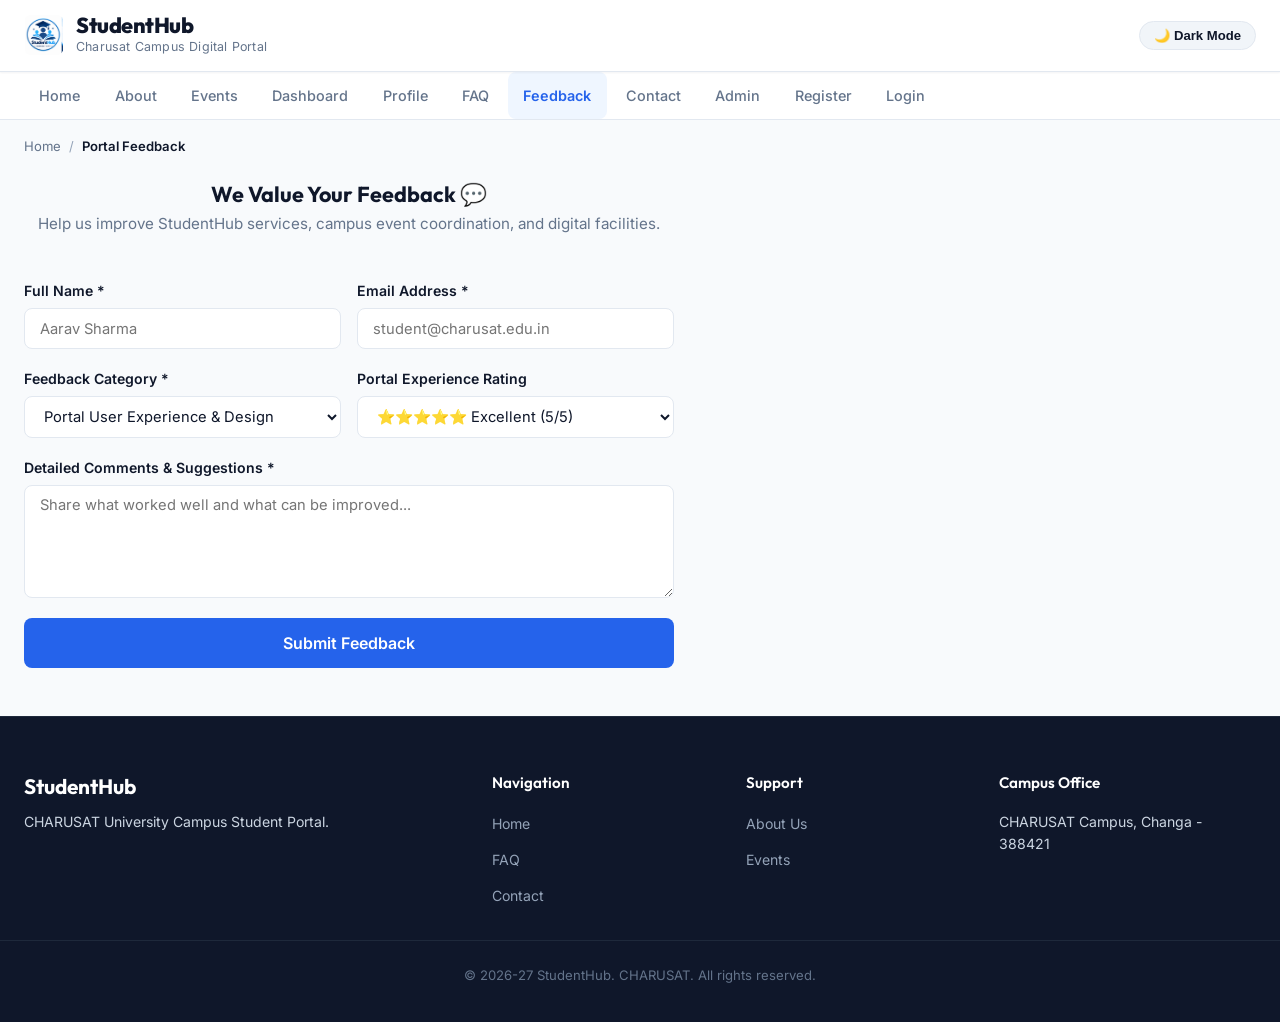
<file: pages/feedback.html>
<!DOCTYPE html>
<html lang="en">
<head>
  <meta charset="UTF-8">
  <meta name="viewport" content="width=device-width, initial-scale=1.0">
  <meta name="description" content="Share your suggestions and feedback to enhance the StudentHub campus portal.">
  <title>Student Feedback | StudentHub</title>
  <link rel="stylesheet" href="../css/style.css">
  <link rel="stylesheet" href="../css/responsive.css">
</head>
<body>
  <a href="#main-content" class="skip-link">Skip to main content</a>

  <header class="site-header" role="banner">
    <div class="header-inner">
      <a href="index.html" class="brand-wrapper">
        <img src="../images/logo.png" alt="StudentHub Logo" class="brand-logo">
        <div class="brand-info">
          <h1>StudentHub</h1>
          <p>Charusat Campus Digital Portal</p>
        </div>
      </a>
      <div class="header-controls">
        <button class="theme-toggle-btn" id="themeToggleBtn" aria-label="Toggle theme">🌙 Dark Mode</button>
        <button class="menu-toggle-btn" id="menuToggleBtn" aria-label="Toggle navigation menu" aria-expanded="false">☰</button>
      </div>
    </div>
  </header>

  <nav class="main-nav" role="navigation" aria-label="Primary Navigation">
    <div class="nav-inner">
      <ul class="nav-links" id="navLinks">
        <li><a href="index.html">Home</a></li>
        <li><a href="about.html">About</a></li>
        <li><a href="events.html">Events</a></li>
        <li><a href="dashboard.html">Dashboard</a></li>
        <li><a href="profile.html">Profile</a></li>
        <li><a href="faq.html">FAQ</a></li>
        <li><a href="feedback.html" class="active" aria-current="page">Feedback</a></li>
        <li><a href="contact.html">Contact</a></li>
        <li><a href="admin.html">Admin</a></li>
        <li><a href="register.html">Register</a></li>
        <li><a href="login.html">Login</a></li>
      </ul>
    </div>
  </nav>

  <div class="breadcrumb-container">
    <nav class="breadcrumb" aria-label="Breadcrumb navigation">
      <a href="index.html">Home</a>
      <span class="divider">/</span>
      <span class="current" aria-current="location">Portal Feedback</span>
    </nav>
  </div>

  <main class="main-content" id="main-content">
    <div class="layout-centered" style="max-width: 650px;">
      
      <div class="form-card">
        <div class="section-header" style="border: none; margin-bottom: 1.25rem; text-align: center; display: block;">
          <h2>We Value Your Feedback 💬</h2>
          <p style="color: var(--text-muted); font-size: 0.95rem; margin-top: 0.25rem;">
            Help us improve StudentHub services, campus event coordination, and digital facilities.
          </p>
        </div>

        <form id="feedbackForm" action="../php/process_contact.php" method="POST">
          <input type="hidden" name="type" value="feedback">

          <div class="form-row">
            <div class="form-group">
              <label for="fbName" class="form-label">Full Name <span class="required-star">*</span></label>
              <input type="text" id="fbName" name="name" class="form-control" placeholder="Aarav Sharma" required>
            </div>

            <div class="form-group">
              <label for="fbEmail" class="form-label">Email Address <span class="required-star">*</span></label>
              <input type="email" id="fbEmail" name="email" class="form-control" placeholder="student@charusat.edu.in" required>
            </div>
          </div>

          <div class="form-row">
            <div class="form-group">
              <label for="fbCategory" class="form-label">Feedback Category <span class="required-star">*</span></label>
              <select id="fbCategory" name="category" class="form-control" required>
                <option value="Portal UI/UX">Portal User Experience & Design</option>
                <option value="Events">Campus Events & Workshops</option>
                <option value="Academics">Academic Labs & Timetables</option>
                <option value="Suggestions">Feature Suggestions</option>
              </select>
            </div>

            <div class="form-group">
              <label for="fbRating" class="form-label">Portal Experience Rating</label>
              <select id="fbRating" name="rating" class="form-control">
                <option value="5">⭐⭐⭐⭐⭐ Excellent (5/5)</option>
                <option value="4">⭐⭐⭐⭐ Good (4/5)</option>
                <option value="3">⭐⭐⭐ Satisfactory (3/5)</option>
                <option value="2">⭐⭐ Needs Improvement (2/5)</option>
                <option value="1">⭐ Poor (1/5)</option>
              </select>
            </div>
          </div>

          <div class="form-group">
            <label for="fbComments" class="form-label">Detailed Comments & Suggestions <span class="required-star">*</span></label>
            <textarea id="fbComments" name="message" class="form-control" rows="5" placeholder="Share what worked well and what can be improved..." required></textarea>
          </div>

          <div style="margin-top: 1.25rem;">
            <button type="submit" class="btn btn-primary btn-lg btn-block">Submit Feedback</button>
          </div>
        </form>

      </div>

    </div>
  </main>

  <footer class="site-footer" role="contentinfo">
    <div class="footer-top">
      <div class="footer-col">
        <h3 style="color: #ffffff; font-size: 1.3rem; margin-bottom: 0.75rem;">StudentHub</h3>
        <p style="font-size: 0.88rem;">CHARUSAT University Campus Student Portal.</p>
      </div>
      <div class="footer-col">
        <h4>Navigation</h4>
        <ul class="footer-links">
          <li><a href="index.html">Home</a></li>
          <li><a href="faq.html">FAQ</a></li>
          <li><a href="contact.html">Contact</a></li>
        </ul>
      </div>
      <div class="footer-col">
        <h4>Support</h4>
        <ul class="footer-links">
          <li><a href="about.html">About Us</a></li>
          <li><a href="events.html">Events</a></li>
        </ul>
      </div>
      <div class="footer-col">
        <h4>Campus Office</h4>
        <p style="font-size: 0.88rem;">CHARUSAT Campus, Changa - 388421</p>
      </div>
    </div>
    <div class="footer-bottom">
      <p>&copy; 2026-27 StudentHub. CHARUSAT. All rights reserved.</p>
    </div>
  </footer>

  <script src="../js/Script.js"></script>
  <script>
    document.getElementById('feedbackForm').addEventListener('submit', function(e) {
      if (window.location.protocol === 'file:' || !this.action.includes('http')) {
        e.preventDefault();
        showToast('Thank you for your valuable feedback! 🌟', 'success');
        this.reset();
      }
    });
  </script>
</body>
</html>
</file>
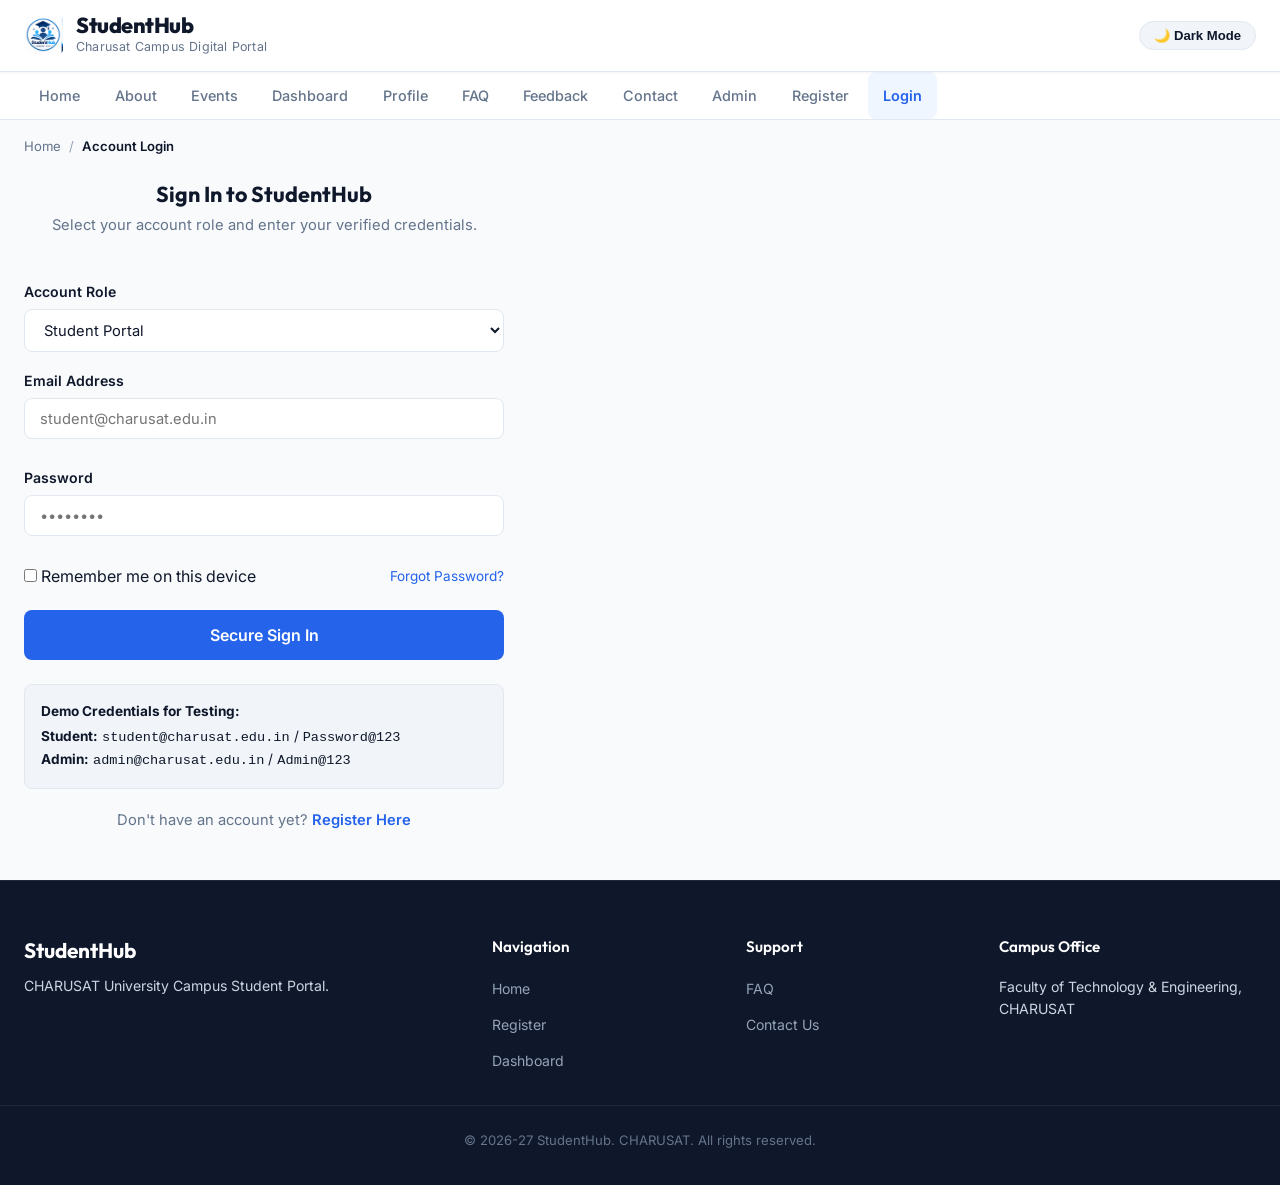
<file: pages/login.html>
<!DOCTYPE html>
<html lang="en">
<head>
  <meta charset="UTF-8">
  <meta name="viewport" content="width=device-width, initial-scale=1.0">
  <meta name="description" content="Sign In to StudentHub - Access student or administrator dashboard.">
  <title>Login | StudentHub Portal</title>
  <link rel="stylesheet" href="../css/style.css">
  <link rel="stylesheet" href="../css/responsive.css">
</head>
<body>
  <a href="#main-content" class="skip-link">Skip to main content</a>

  <header class="site-header" role="banner">
    <div class="header-inner">
      <a href="index.html" class="brand-wrapper">
        <img src="../images/logo.png" alt="StudentHub Logo" class="brand-logo">
        <div class="brand-info">
          <h1>StudentHub</h1>
          <p>Charusat Campus Digital Portal</p>
        </div>
      </a>
      <div class="header-controls">
        <button class="theme-toggle-btn" id="themeToggleBtn" aria-label="Toggle theme">🌙 Dark Mode</button>
        <button class="menu-toggle-btn" id="menuToggleBtn" aria-label="Toggle navigation menu" aria-expanded="false">☰</button>
      </div>
    </div>
  </header>

  <nav class="main-nav" role="navigation" aria-label="Primary Navigation">
    <div class="nav-inner">
      <ul class="nav-links" id="navLinks">
        <li><a href="index.html">Home</a></li>
        <li><a href="about.html">About</a></li>
        <li><a href="events.html">Events</a></li>
        <li><a href="dashboard.html">Dashboard</a></li>
        <li><a href="profile.html">Profile</a></li>
        <li><a href="faq.html">FAQ</a></li>
        <li><a href="feedback.html">Feedback</a></li>
        <li><a href="contact.html">Contact</a></li>
        <li><a href="admin.html">Admin</a></li>
        <li><a href="register.html">Register</a></li>
        <li><a href="login.html" class="active" aria-current="page">Login</a></li>
      </ul>
    </div>
  </nav>

  <div class="breadcrumb-container">
    <nav class="breadcrumb" aria-label="Breadcrumb navigation">
      <a href="index.html">Home</a>
      <span class="divider">/</span>
      <span class="current" aria-current="location">Account Login</span>
    </nav>
  </div>

  <main class="main-content" id="main-content">
    <div class="layout-centered" style="max-width: 480px;">
      
      <div class="form-card">
        <div class="section-header" style="border: none; margin-bottom: 1.25rem; text-align: center; display: block;">
          <h2>Sign In to StudentHub</h2>
          <p style="color: var(--text-muted); font-size: 0.92rem; margin-top: 0.35rem;">
            Select your account role and enter your verified credentials.
          </p>
        </div>

        <!-- Login Form (Practical 10) -->
        <form id="loginForm" action="../php/login_user.php" method="POST">
          
          <!-- Role Selector -->
          <div class="form-group">
            <label for="loginRole" class="form-label">
              <span>Account Role</span>
            </label>
            <select id="loginRole" name="role" class="form-control" required>
              <option value="student">Student Portal</option>
              <option value="admin">Administrator Panel</option>
            </select>
          </div>

          <!-- Email -->
          <div class="form-group">
            <label for="loginEmail" class="form-label">
              <span>Email Address</span>
            </label>
            <input type="email" id="loginEmail" name="email" class="form-control" placeholder="student@charusat.edu.in" required>
            <span class="error-message" id="loginEmailError"></span>
          </div>

          <!-- Password -->
          <div class="form-group">
            <label for="loginPassword" class="form-label">
              <span>Password</span>
            </label>
            <input type="password" id="loginPassword" name="password" class="form-control" placeholder="••••••••" required>
            <span class="error-message" id="loginPasswordError"></span>
          </div>

          <!-- Remember Me Token Checkbox (Practical 10) -->
          <div class="form-group">
            <div style="display: flex; align-items: center; justify-content: space-between;">
              <label class="checkbox-label" for="rememberMe">
                <input type="checkbox" id="rememberMe" name="remember_me" value="1">
                <span>Remember me on this device</span>
              </label>
              <a href="faq.html" style="font-size: 0.85rem;">Forgot Password?</a>
            </div>
          </div>

          <div style="margin-top: 1.25rem;">
            <button type="submit" id="loginSubmitBtn" class="btn btn-primary btn-lg btn-block">
              Secure Sign In
            </button>
          </div>

          <div style="margin-top: 1.5rem; padding: 1rem; background: var(--bg-surface-elevated); border-radius: var(--radius-md); border: 1px solid var(--border-color); font-size: 0.85rem;">
            <div style="font-weight: 700; color: var(--text-main); margin-bottom: 0.25rem;">Demo Credentials for Testing:</div>
            <div><strong>Student:</strong> <code>student@charusat.edu.in</code> / <code>Password@123</code></div>
            <div><strong>Admin:</strong> <code>admin@charusat.edu.in</code> / <code>Admin@123</code></div>
          </div>

          <div style="text-align: center; margin-top: 1.25rem; font-size: 0.92rem; color: var(--text-muted);">
            Don't have an account yet? <a href="register.html" style="font-weight: 600;">Register Here</a>
          </div>
        </form>

      </div>

    </div>
  </main>

  <footer class="site-footer" role="contentinfo">
    <div class="footer-top">
      <div class="footer-col">
        <h3 style="color: #ffffff; font-size: 1.3rem; margin-bottom: 0.75rem;">StudentHub</h3>
        <p style="font-size: 0.88rem;">CHARUSAT University Campus Student Portal.</p>
      </div>
      <div class="footer-col">
        <h4>Navigation</h4>
        <ul class="footer-links">
          <li><a href="index.html">Home</a></li>
          <li><a href="register.html">Register</a></li>
          <li><a href="dashboard.html">Dashboard</a></li>
        </ul>
      </div>
      <div class="footer-col">
        <h4>Support</h4>
        <ul class="footer-links">
          <li><a href="faq.html">FAQ</a></li>
          <li><a href="contact.html">Contact Us</a></li>
        </ul>
      </div>
      <div class="footer-col">
        <h4>Campus Office</h4>
        <p style="font-size: 0.88rem;">Faculty of Technology & Engineering, CHARUSAT</p>
      </div>
    </div>
    <div class="footer-bottom">
      <p>&copy; 2026-27 StudentHub. CHARUSAT. All rights reserved.</p>
    </div>
  </footer>

  <script src="../js/Script.js"></script>
  <script>
    // Client-side quick redirection support if opened directly as file
    document.getElementById('loginForm').addEventListener('submit', function(e) {
      // If running directly in file:// protocol or purely static
      if (window.location.protocol === 'file:' || !this.action.includes('http')) {
        e.preventDefault();
        const role = document.getElementById('loginRole').value;
        const email = document.getElementById('loginEmail').value;
        showToast(`Signing in as ${role}...`, 'success');
        setTimeout(() => {
          if (role === 'admin') {
            window.location.href = 'admin.html';
          } else {
            window.location.href = 'dashboard.html';
          }
        }, 800);
      }
    });
  </script>
</body>
</html>
</file>
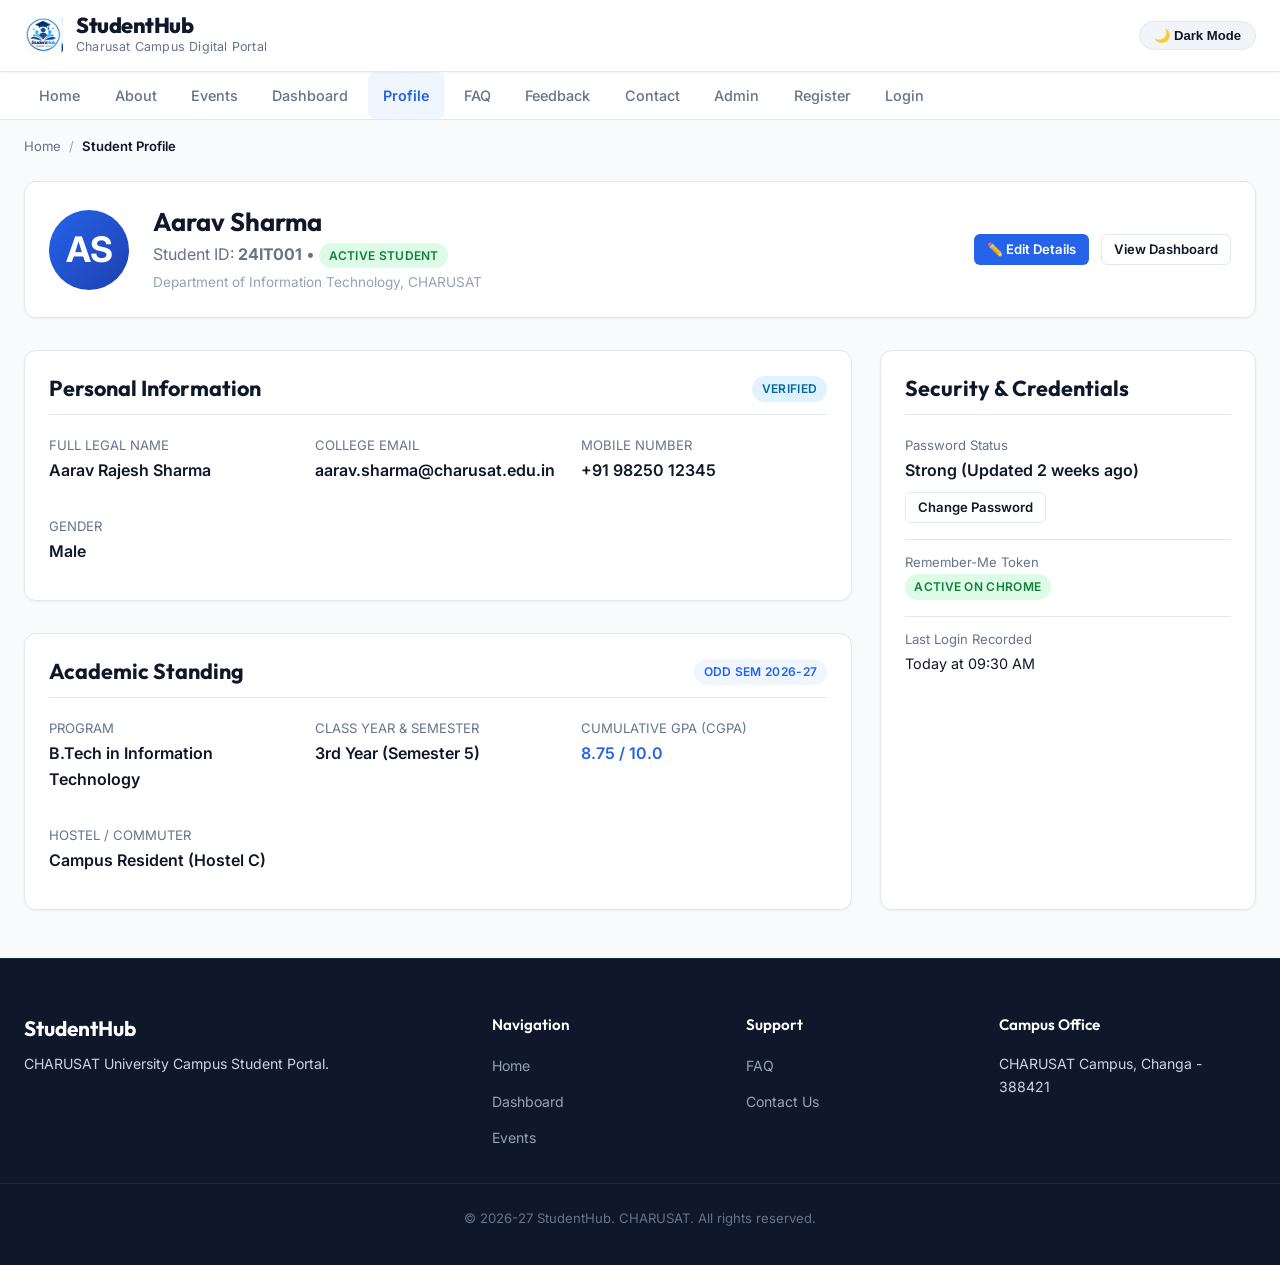
<file: pages/profile.html>
<!DOCTYPE html>
<html lang="en">
<head>
  <meta charset="UTF-8">
  <meta name="viewport" content="width=device-width, initial-scale=1.0">
  <meta name="description" content="Manage your StudentHub academic profile, enrolled details, and credentials.">
  <title>Student Profile | StudentHub</title>
  <link rel="stylesheet" href="../css/style.css">
  <link rel="stylesheet" href="../css/responsive.css">
</head>
<body>
  <a href="#main-content" class="skip-link">Skip to main content</a>

  <header class="site-header" role="banner">
    <div class="header-inner">
      <a href="index.html" class="brand-wrapper">
        <img src="../images/logo.png" alt="StudentHub Logo" class="brand-logo">
        <div class="brand-info">
          <h1>StudentHub</h1>
          <p>Charusat Campus Digital Portal</p>
        </div>
      </a>
      <div class="header-controls">
        <button class="theme-toggle-btn" id="themeToggleBtn" aria-label="Toggle theme">🌙 Dark Mode</button>
        <button class="menu-toggle-btn" id="menuToggleBtn" aria-label="Toggle navigation menu" aria-expanded="false">☰</button>
      </div>
    </div>
  </header>

  <nav class="main-nav" role="navigation" aria-label="Primary Navigation">
    <div class="nav-inner">
      <ul class="nav-links" id="navLinks">
        <li><a href="index.html">Home</a></li>
        <li><a href="about.html">About</a></li>
        <li><a href="events.html">Events</a></li>
        <li><a href="dashboard.html">Dashboard</a></li>
        <li><a href="profile.html" class="active" aria-current="page">Profile</a></li>
        <li><a href="faq.html">FAQ</a></li>
        <li><a href="feedback.html">Feedback</a></li>
        <li><a href="contact.html">Contact</a></li>
        <li><a href="admin.html">Admin</a></li>
        <li><a href="register.html">Register</a></li>
        <li><a href="login.html">Login</a></li>
      </ul>
    </div>
  </nav>

  <div class="breadcrumb-container">
    <nav class="breadcrumb" aria-label="Breadcrumb navigation">
      <a href="index.html">Home</a>
      <span class="divider">/</span>
      <span class="current" aria-current="location">Student Profile</span>
    </nav>
  </div>

  <main class="main-content" id="main-content">
    
    <!-- Profile Hero Card -->
    <div class="card" style="margin-bottom: 2rem;">
      <div style="display: flex; align-items: center; justify-content: space-between; flex-wrap: wrap; gap: 1.5rem;">
        <div style="display: flex; align-items: center; gap: 1.5rem;">
          <div style="width: 80px; height: 80px; border-radius: var(--radius-full); background: var(--primary-gradient); color: white; display: flex; align-items: center; justify-content: center; font-size: 2.2rem; font-weight: 700;">
            AS
          </div>
          <div>
            <h2 style="margin-bottom: 0.25rem;">Aarav Sharma</h2>
            <p style="color: var(--text-muted); margin: 0;">Student ID: <strong>24IT001</strong> • <span class="badge badge-success">Active Student</span></p>
            <p style="font-size: 0.85rem; color: var(--text-light); margin: 0.2rem 0 0 0;">Department of Information Technology, CHARUSAT</p>
          </div>
        </div>

        <div style="display: flex; gap: 0.75rem;">
          <button class="btn btn-primary btn-sm" data-modal-target="editProfileModal">✏️ Edit Details</button>
          <a href="dashboard.html" class="btn btn-secondary btn-sm">View Dashboard</a>
        </div>
      </div>
    </div>

    <!-- Two Column Profile Details -->
    <div class="layout-grid">
      
      <div style="display: flex; flex-direction: column; gap: 2rem;">
        
        <!-- Personal Information Section -->
        <section class="content-section">
          <div class="section-header">
            <h2>Personal Information</h2>
            <span class="badge badge-info">Verified</span>
          </div>

          <div style="display: grid; grid-template-columns: repeat(auto-fit, minmax(220px, 1fr)); gap: 1.25rem;">
            <div>
              <p style="font-size: 0.82rem; color: var(--text-muted); text-transform: uppercase; margin: 0;">Full Legal Name</p>
              <p style="font-weight: 600; font-size: 1rem; margin-top: 2px;">Aarav Rajesh Sharma</p>
            </div>
            <div>
              <p style="font-size: 0.82rem; color: var(--text-muted); text-transform: uppercase; margin: 0;">College Email</p>
              <p style="font-weight: 600; font-size: 1rem; margin-top: 2px;">aarav.sharma@charusat.edu.in</p>
            </div>
            <div>
              <p style="font-size: 0.82rem; color: var(--text-muted); text-transform: uppercase; margin: 0;">Mobile Number</p>
              <p style="font-weight: 600; font-size: 1rem; margin-top: 2px;">+91 98250 12345</p>
            </div>
            <div>
              <p style="font-size: 0.82rem; color: var(--text-muted); text-transform: uppercase; margin: 0;">Gender</p>
              <p style="font-weight: 600; font-size: 1rem; margin-top: 2px;">Male</p>
            </div>
          </div>
        </section>

        <!-- Academic Record Section -->
        <section class="content-section">
          <div class="section-header">
            <h2>Academic Standing</h2>
            <span class="badge badge-primary">Odd Sem 2026-27</span>
          </div>

          <div style="display: grid; grid-template-columns: repeat(auto-fit, minmax(220px, 1fr)); gap: 1.25rem;">
            <div>
              <p style="font-size: 0.82rem; color: var(--text-muted); text-transform: uppercase; margin: 0;">Program</p>
              <p style="font-weight: 600; font-size: 1rem; margin-top: 2px;">B.Tech in Information Technology</p>
            </div>
            <div>
              <p style="font-size: 0.82rem; color: var(--text-muted); text-transform: uppercase; margin: 0;">Class Year & Semester</p>
              <p style="font-weight: 600; font-size: 1rem; margin-top: 2px;">3rd Year (Semester 5)</p>
            </div>
            <div>
              <p style="font-size: 0.82rem; color: var(--text-muted); text-transform: uppercase; margin: 0;">Cumulative GPA (CGPA)</p>
              <p style="font-weight: 600; font-size: 1rem; margin-top: 2px; color: var(--primary);">8.75 / 10.0</p>
            </div>
            <div>
              <p style="font-size: 0.82rem; color: var(--text-muted); text-transform: uppercase; margin: 0;">Hostel / Commuter</p>
              <p style="font-weight: 600; font-size: 1rem; margin-top: 2px;">Campus Resident (Hostel C)</p>
            </div>
          </div>
        </section>

      </div>

      <!-- Right Column: Security & Activity -->
      <aside class="content-aside">
        <div class="section-header">
          <h2>Security & Credentials</h2>
        </div>

        <ul style="list-style: none; padding: 0; display: flex; flex-direction: column; gap: 1rem;">
          <li>
            <p style="font-size: 0.82rem; color: var(--text-muted); margin: 0;">Password Status</p>
            <p style="font-weight: 600; margin: 2px 0 0.5rem 0;">Strong (Updated 2 weeks ago)</p>
            <button class="btn btn-secondary btn-sm" onclick="showToast('Password reset link sent to registered email.', 'info')">Change Password</button>
          </li>
          <li style="border-top: 1px solid var(--border-color); padding-top: 0.75rem;">
            <p style="font-size: 0.82rem; color: var(--text-muted); margin: 0;">Remember-Me Token</p>
            <span class="badge badge-success">Active on Chrome</span>
          </li>
          <li style="border-top: 1px solid var(--border-color); padding-top: 0.75rem;">
            <p style="font-size: 0.82rem; color: var(--text-muted); margin: 0;">Last Login Recorded</p>
            <p style="font-size: 0.9rem; margin-top: 2px;">Today at 09:30 AM</p>
          </li>
        </ul>
      </aside>

    </div>

  </main>

  <!-- Edit Profile Modal -->
  <div class="modal-backdrop" id="editProfileModal" role="dialog" aria-modal="true" aria-labelledby="editModalTitle">
    <div class="modal-dialog">
      <div class="modal-header">
        <h3 class="modal-title" id="editModalTitle">Edit Profile Information</h3>
        <button class="modal-close-btn" aria-label="Close">&times;</button>
      </div>
      <div class="modal-body">
        <form id="editProfileForm" onsubmit="event.preventDefault(); showToast('Profile details updated successfully!', 'success'); closeModal('editProfileModal');">
          <div class="form-group">
            <label class="form-label">Full Name</label>
            <input type="text" class="form-control" value="Aarav Sharma" required>
          </div>
          <div class="form-group">
            <label class="form-label">Mobile Number</label>
            <input type="tel" class="form-control" value="9825012345" required>
          </div>
          <div class="form-group">
            <label class="form-label">Hostel / Address</label>
            <input type="text" class="form-control" value="Campus Resident (Hostel C)">
          </div>
          <div style="margin-top: 1.5rem; display: flex; justify-content: flex-end; gap: 0.5rem;">
            <button type="button" class="btn btn-secondary" data-modal-close>Cancel</button>
            <button type="submit" class="btn btn-primary">Save Changes</button>
          </div>
        </form>
      </div>
    </div>
  </div>

  <footer class="site-footer" role="contentinfo">
    <div class="footer-top">
      <div class="footer-col">
        <h3 style="color: #ffffff; font-size: 1.3rem; margin-bottom: 0.75rem;">StudentHub</h3>
        <p style="font-size: 0.88rem;">CHARUSAT University Campus Student Portal.</p>
      </div>
      <div class="footer-col">
        <h4>Navigation</h4>
        <ul class="footer-links">
          <li><a href="index.html">Home</a></li>
          <li><a href="dashboard.html">Dashboard</a></li>
          <li><a href="events.html">Events</a></li>
        </ul>
      </div>
      <div class="footer-col">
        <h4>Support</h4>
        <ul class="footer-links">
          <li><a href="faq.html">FAQ</a></li>
          <li><a href="contact.html">Contact Us</a></li>
        </ul>
      </div>
      <div class="footer-col">
        <h4>Campus Office</h4>
        <p style="font-size: 0.88rem;">CHARUSAT Campus, Changa - 388421</p>
      </div>
    </div>
    <div class="footer-bottom">
      <p>&copy; 2026-27 StudentHub. CHARUSAT. All rights reserved.</p>
    </div>
  </footer>

  <script src="../js/Script.js"></script>
</body>
</html>
</file>
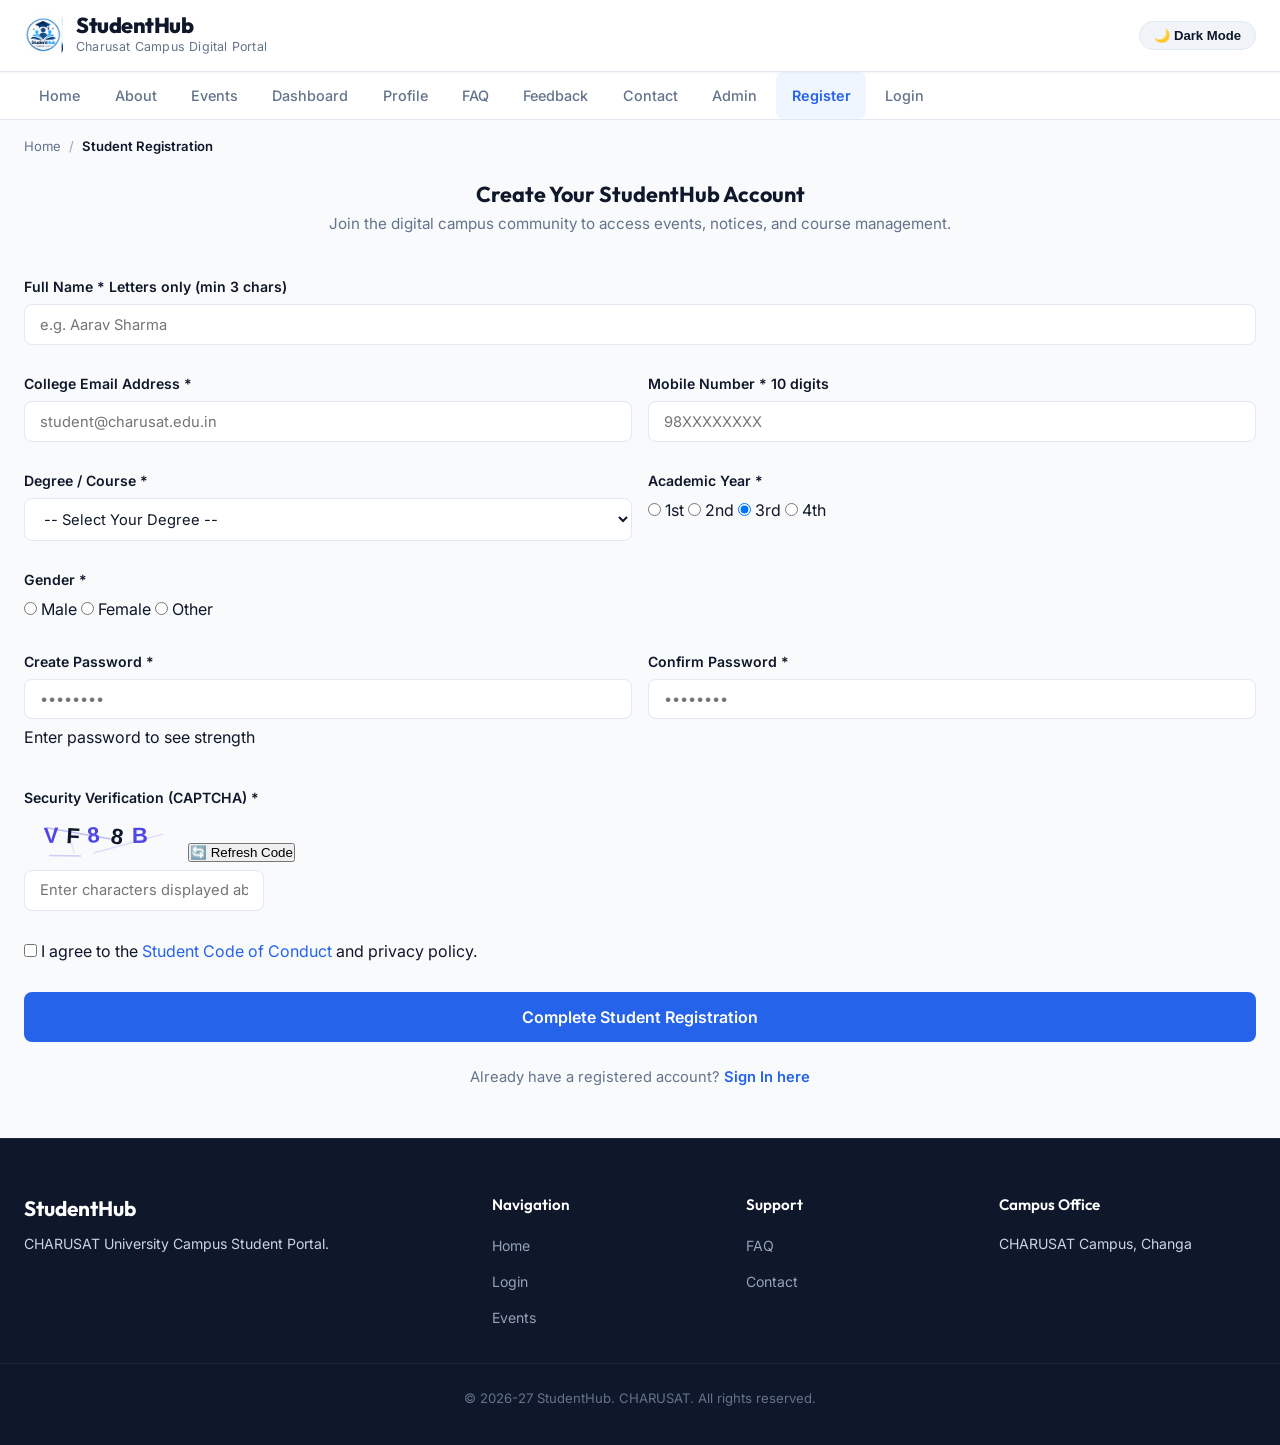
<file: pages/register.html>
<!DOCTYPE html>
<html lang="en">
<head>
  <meta charset="UTF-8">
  <meta name="viewport" content="width=device-width, initial-scale=1.0">
  <meta name="description" content="Register for StudentHub - Student Account Registration Form with Real-Time Validation.">
  <title>Student Registration | StudentHub</title>
  <link rel="stylesheet" href="../css/style.css">
  <link rel="stylesheet" href="../css/responsive.css">
</head>
<body>
  <a href="#main-content" class="skip-link">Skip to main content</a>

  <header class="site-header" role="banner">
    <div class="header-inner">
      <a href="index.html" class="brand-wrapper">
        <img src="../images/logo.png" alt="StudentHub Logo" class="brand-logo">
        <div class="brand-info">
          <h1>StudentHub</h1>
          <p>Charusat Campus Digital Portal</p>
        </div>
      </a>
      <div class="header-controls">
        <button class="theme-toggle-btn" id="themeToggleBtn" aria-label="Toggle theme">🌙 Dark Mode</button>
        <button class="menu-toggle-btn" id="menuToggleBtn" aria-label="Toggle navigation menu" aria-expanded="false">☰</button>
      </div>
    </div>
  </header>

  <nav class="main-nav" role="navigation" aria-label="Primary Navigation">
    <div class="nav-inner">
      <ul class="nav-links" id="navLinks">
        <li><a href="index.html">Home</a></li>
        <li><a href="about.html">About</a></li>
        <li><a href="events.html">Events</a></li>
        <li><a href="dashboard.html">Dashboard</a></li>
        <li><a href="profile.html">Profile</a></li>
        <li><a href="faq.html">FAQ</a></li>
        <li><a href="feedback.html">Feedback</a></li>
        <li><a href="contact.html">Contact</a></li>
        <li><a href="admin.html">Admin</a></li>
        <li><a href="register.html" class="active" aria-current="page">Register</a></li>
        <li><a href="login.html">Login</a></li>
      </ul>
    </div>
  </nav>

  <div class="breadcrumb-container">
    <nav class="breadcrumb" aria-label="Breadcrumb navigation">
      <a href="index.html">Home</a>
      <span class="divider">/</span>
      <span class="current" aria-current="location">Student Registration</span>
    </nav>
  </div>

  <main class="main-content" id="main-content">
    <div class="layout-centered">
      
      <div class="form-card">
        <div class="section-header" style="border: none; margin-bottom: 1rem; text-align: center; display: block;">
          <h2>Create Your StudentHub Account</h2>
          <p style="color: var(--text-muted); font-size: 0.95rem; margin-top: 0.25rem;">
            Join the digital campus community to access events, notices, and course management.
          </p>
        </div>

        <!-- Registration Form (Practical 5 & Practical 7/9) -->
        <form id="registrationForm" action="../php/process_register.php" method="POST" novalidate>
          
          <!-- Full Name -->
          <div class="form-group">
            <label for="regName" class="form-label">
              <span>Full Name <span class="required-star">*</span></span>
              <span class="form-help">Letters only (min 3 chars)</span>
            </label>
            <input type="text" id="regName" name="name" class="form-control" placeholder="e.g. Aarav Sharma" required aria-describedby="regNameError">
            <span class="error-message" id="regNameError" role="alert"></span>
          </div>

          <!-- Email & Mobile -->
          <div class="form-row">
            <div class="form-group">
              <label for="regEmail" class="form-label">
                <span>College Email Address <span class="required-star">*</span></span>
              </label>
              <input type="email" id="regEmail" name="email" class="form-control" placeholder="student@charusat.edu.in" required aria-describedby="regEmailError">
              <span class="error-message" id="regEmailError" role="alert"></span>
            </div>

            <div class="form-group">
              <label for="regPhone" class="form-label">
                <span>Mobile Number <span class="required-star">*</span></span>
                <span class="form-help">10 digits</span>
              </label>
              <input type="tel" id="regPhone" name="phone" class="form-control" placeholder="98XXXXXXXX" maxlength="10" required aria-describedby="regPhoneError">
              <span class="error-message" id="regPhoneError" role="alert"></span>
            </div>
          </div>

          <!-- Course & Year Selection -->
          <div class="form-row">
            <div class="form-group">
              <label for="regCourse" class="form-label">
                <span>Degree / Course <span class="required-star">*</span></span>
              </label>
              <select id="regCourse" name="course" class="form-control" required aria-describedby="regCourseError">
                <option value="">-- Select Your Degree --</option>
                <option value="B.Tech IT">B.Tech - Information Technology</option>
                <option value="B.Tech CE">B.Tech - Computer Engineering</option>
                <option value="B.Tech CSE">B.Tech - Computer Science & Engineering</option>
                <option value="B.Tech AIML">B.Tech - AI & Machine Learning</option>
                <option value="BCA">Bachelor of Computer Applications (BCA)</option>
                <option value="MCA">Master of Computer Applications (MCA)</option>
              </select>
              <span class="error-message" id="regCourseError" role="alert"></span>
            </div>

            <div class="form-group">
              <label class="form-label">
                <span>Academic Year <span class="required-star">*</span></span>
              </label>
              <div class="radio-group" role="radiogroup" aria-label="Academic Year">
                <label class="radio-label"><input type="radio" name="year" value="1st Year" required> 1st</label>
                <label class="radio-label"><input type="radio" name="year" value="2nd Year"> 2nd</label>
                <label class="radio-label"><input type="radio" name="year" value="3rd Year" checked> 3rd</label>
                <label class="radio-label"><input type="radio" name="year" value="4th Year"> 4th</label>
              </div>
              <span class="error-message" id="regYearError" role="alert"></span>
            </div>
          </div>

          <!-- Gender Radio -->
          <div class="form-group">
            <label class="form-label">
              <span>Gender <span class="required-star">*</span></span>
            </label>
            <div class="radio-group" role="radiogroup" aria-label="Gender Selection">
              <label class="radio-label"><input type="radio" name="gender" value="Male" required> Male</label>
              <label class="radio-label"><input type="radio" name="gender" value="Female"> Female</label>
              <label class="radio-label"><input type="radio" name="gender" value="Other"> Other</label>
            </div>
            <span class="error-message" id="regGenderError" role="alert"></span>
          </div>

          <!-- Password & Confirm Password with Strength Meter (Practical 5) -->
          <div class="form-row">
            <div class="form-group">
              <label for="regPassword" class="form-label">
                <span>Create Password <span class="required-star">*</span></span>
              </label>
              <input type="password" id="regPassword" name="password" class="form-control" placeholder="••••••••" required aria-describedby="regPasswordError">
              <!-- Password Strength Meter -->
              <div class="password-meter-container" aria-live="polite">
                <div class="password-meter-bar">
                  <div class="password-meter-fill" id="passwordStrengthFill"></div>
                </div>
                <div class="password-meter-text" id="passwordStrengthText">Enter password to see strength</div>
              </div>
              <span class="error-message" id="regPasswordError" role="alert"></span>
            </div>

            <div class="form-group">
              <label for="regConfirmPassword" class="form-label">
                <span>Confirm Password <span class="required-star">*</span></span>
              </label>
              <input type="password" id="regConfirmPassword" name="confirm_password" class="form-control" placeholder="••••••••" required aria-describedby="regConfirmPasswordError">
              <span class="error-message" id="regConfirmPasswordError" role="alert"></span>
            </div>
          </div>

          <!-- Custom Canvas CAPTCHA (Practical 5 Advanced Extension) -->
          <div class="form-group" style="margin-top: 0.5rem;">
            <label for="regCaptcha" class="form-label">
              <span>Security Verification (CAPTCHA) <span class="required-star">*</span></span>
            </label>
            <div class="captcha-container">
              <canvas id="captchaCanvas" width="160" height="42" class="captcha-canvas" aria-label="CAPTCHA Image"></canvas>
              <button type="button" class="captcha-refresh-btn" id="captchaRefreshBtn" title="Refresh CAPTCHA">🔄 Refresh Code</button>
            </div>
            <input type="text" id="regCaptcha" name="captcha" class="form-control" placeholder="Enter characters displayed above" required style="max-width: 240px;" aria-describedby="regCaptchaError">
            <span class="error-message" id="regCaptchaError" role="alert"></span>
          </div>

          <!-- Terms and Conditions Checkbox -->
          <div class="form-group">
            <div class="checkbox-group">
              <label class="checkbox-label" for="regTerms">
                <input type="checkbox" id="regTerms" name="terms" required aria-describedby="regTermsError">
                <span>I agree to the <a href="about.html" target="_blank">Student Code of Conduct</a> and privacy policy.</span>
              </label>
            </div>
            <span class="error-message" id="regTermsError" role="alert"></span>
          </div>

          <!-- Submit Button -->
          <div style="margin-top: 1rem;">
            <button type="submit" id="submitRegBtn" class="btn btn-primary btn-lg btn-block">
              Complete Student Registration
            </button>
          </div>

          <div style="text-align: center; margin-top: 1.5rem; font-size: 0.92rem; color: var(--text-muted);">
            Already have a registered account? <a href="login.html" style="font-weight: 600;">Sign In here</a>
          </div>
        </form>

      </div>

    </div>
  </main>

  <footer class="site-footer" role="contentinfo">
    <div class="footer-top">
      <div class="footer-col">
        <h3 style="color: #ffffff; font-size: 1.3rem; margin-bottom: 0.75rem;">StudentHub</h3>
        <p style="font-size: 0.88rem;">CHARUSAT University Campus Student Portal.</p>
      </div>
      <div class="footer-col">
        <h4>Navigation</h4>
        <ul class="footer-links">
          <li><a href="index.html">Home</a></li>
          <li><a href="login.html">Login</a></li>
          <li><a href="events.html">Events</a></li>
        </ul>
      </div>
      <div class="footer-col">
        <h4>Support</h4>
        <ul class="footer-links">
          <li><a href="faq.html">FAQ</a></li>
          <li><a href="contact.html">Contact</a></li>
        </ul>
      </div>
      <div class="footer-col">
        <h4>Campus Office</h4>
        <p style="font-size: 0.88rem;">CHARUSAT Campus, Changa</p>
      </div>
    </div>
    <div class="footer-bottom">
      <p>&copy; 2026-27 StudentHub. CHARUSAT. All rights reserved.</p>
    </div>
  </footer>

  <script src="../js/Script.js"></script>
</body>
</html>
</file>
<file: css/style.css>
/* ==========================================================================
   StudentHub Portal - Modern Professional Design System
   Subject: Web Development Frameworks (ITUE203) - Semester 3
   ========================================================================== */

@import url('https://fonts.googleapis.com/css2?family=Inter:wght@300;400;500;600;700;800&family=Outfit:wght@500;600;700;800&display=swap');

/* --- CSS Variables & Design Tokens --- */
:root {
  --font-heading: 'Outfit', -apple-system, BlinkMacSystemFont, 'Segoe UI', Roboto, sans-serif;
  --font-body: 'Inter', -apple-system, BlinkMacSystemFont, 'Segoe UI', Roboto, sans-serif;

  /* Refined Professional Color Palette */
  --primary: #2563eb;
  --primary-hover: #1d4ed8;
  --primary-light: #eff6ff;
  --primary-focus: rgba(37, 99, 235, 0.2);
  --primary-gradient: linear-gradient(135deg, #2563eb 0%, #1e40af 100%);
  
  --secondary: #0ea5e9;
  --accent: #f59e0b;
  --success: #10b981;
  --danger: #ef4444;
  --warning: #f59e0b;
  --info: #3b82f6;

  /* Clean Professional Surfaces */
  --bg-page: #f8fafc;
  --bg-surface: #ffffff;
  --bg-surface-elevated: #f1f5f9;
  --bg-glass: rgba(255, 255, 255, 0.95);
  --border-color: #e2e8f0;
  --border-color-focus: #93c5fd;

  /* Typography Colors */
  --text-main: #0f172a;
  --text-muted: #64748b;
  --text-light: #94a3b8;
  --text-inverse: #ffffff;

  /* Subtle Crisp Shadows */
  --shadow-xs: 0 1px 2px 0 rgba(15, 23, 42, 0.05);
  --shadow-sm: 0 1px 3px 0 rgba(15, 23, 42, 0.06), 0 1px 2px -1px rgba(15, 23, 42, 0.06);
  --shadow-md: 0 4px 6px -1px rgba(15, 23, 42, 0.08), 0 2px 4px -2px rgba(15, 23, 42, 0.06);
  --shadow-lg: 0 10px 15px -3px rgba(15, 23, 42, 0.08), 0 4px 6px -4px rgba(15, 23, 42, 0.04);
  --shadow-xl: 0 20px 25px -5px rgba(15, 23, 42, 0.08), 0 8px 10px -6px rgba(15, 23, 42, 0.04);

  /* Radius */
  --radius-sm: 6px;
  --radius-md: 8px;
  --radius-lg: 12px;
  --radius-xl: 16px;
  --radius-full: 9999px;

  /* Transitions */
  --transition-fast: 0.15s ease;
  --transition-normal: 0.25s cubic-bezier(0.4, 0, 0.2, 1);
}

/* --- Dark Theme Tokens --- */
[data-theme="dark"] {
  --bg-page: #090d16;
  --bg-surface: #111827;
  --bg-surface-elevated: #1f2937;
  --bg-glass: rgba(17, 24, 39, 0.95);
  --border-color: #1f2937;
  --border-color-focus: #3b82f6;

  --text-main: #f8fafc;
  --text-muted: #94a3b8;
  --text-light: #64748b;

  --shadow-xs: 0 1px 2px 0 rgba(0, 0, 0, 0.5);
  --shadow-sm: 0 1px 3px 0 rgba(0, 0, 0, 0.6);
  --shadow-md: 0 4px 6px -1px rgba(0, 0, 0, 0.6);
  --shadow-lg: 0 10px 15px -3px rgba(0, 0, 0, 0.7);
}

/* --- Base Reset & Typography --- */
*, *::before, *::after {
  box-sizing: border-box;
  margin: 0;
  padding: 0;
}

html {
  scroll-behavior: smooth;
  font-size: 16px;
}

body {
  font-family: var(--font-body);
  background-color: var(--bg-page);
  color: var(--text-main);
  line-height: 1.6;
  min-height: 100vh;
  display: flex;
  flex-direction: column;
  transition: background-color var(--transition-normal), color var(--transition-normal);
  -webkit-font-smoothing: antialiased;
}

h1, h2, h3, h4, h5, h6 {
  font-family: var(--font-heading);
  color: var(--text-main);
  font-weight: 700;
  line-height: 1.25;
}

h1 { font-size: 2.1rem; }
h2 { font-size: 1.6rem; }
h3 { font-size: 1.25rem; }
h4 { font-size: 1.05rem; }

p { margin-bottom: 0.75rem; }

a {
  color: var(--primary);
  text-decoration: none;
  transition: color var(--transition-fast);
}
a:hover {
  color: var(--primary-hover);
}

img {
  max-width: 100%;
  height: auto;
  display: block;
}

/* --- Accessibility Skip Link --- */
.skip-link {
  position: absolute;
  top: -100px;
  left: 16px;
  background: var(--primary);
  color: var(--text-inverse);
  padding: 10px 18px;
  border-radius: var(--radius-sm);
  font-weight: 600;
  z-index: 10000;
  transition: top 0.2s ease;
}
.skip-link:focus {
  top: 16px;
  outline: 3px solid #facc15;
}

/* ==========================================================================
   Top Notification Banner
   ========================================================================== */
.notification-banner {
  background: #0f172a;
  color: #e2e8f0;
  padding: 0.6rem 1.5rem;
  display: flex;
  align-items: center;
  justify-content: space-between;
  font-size: 0.85rem;
  border-bottom: 1px solid rgba(255, 255, 255, 0.1);
}
.notification-banner.hidden {
  display: none;
}
.banner-close-btn {
  background: transparent;
  border: none;
  color: #94a3b8;
  font-size: 1rem;
  cursor: pointer;
  padding: 2px 6px;
  transition: color var(--transition-fast);
}
.banner-close-btn:hover {
  color: #ffffff;
}

/* ==========================================================================
   Header & Clean Navigation Bar
   ========================================================================== */
header.site-header {
  background: var(--bg-surface);
  border-bottom: 1px solid var(--border-color);
  padding: 0.85rem 1.5rem;
  position: sticky;
  top: 0;
  z-index: 100;
  box-shadow: var(--shadow-xs);
  transition: background var(--transition-normal);
}

.header-inner {
  max-width: 1280px;
  margin: 0 auto;
  display: flex;
  align-items: center;
  justify-content: space-between;
  gap: 1.5rem;
}

.brand-wrapper {
  display: flex;
  align-items: center;
  gap: 0.75rem;
  text-decoration: none;
  color: var(--text-main);
}

.brand-logo {
  width: 40px;
  height: 40px;
  object-fit: contain;
  border-radius: var(--radius-md);
}

.brand-info h1 {
  font-size: 1.35rem;
  font-weight: 800;
  letter-spacing: -0.5px;
  color: var(--text-main);
  line-height: 1.1;
}

.brand-info p {
  font-size: 0.78rem;
  color: var(--text-muted);
  margin: 0;
  letter-spacing: 0.2px;
}

.header-controls {
  display: flex;
  align-items: center;
  gap: 0.75rem;
}

/* Theme Toggle Button */
.theme-toggle-btn {
  background: var(--bg-surface-elevated);
  border: 1px solid var(--border-color);
  color: var(--text-main);
  border-radius: var(--radius-full);
  padding: 6px 14px;
  cursor: pointer;
  display: flex;
  align-items: center;
  gap: 6px;
  font-size: 0.82rem;
  font-weight: 600;
  transition: all var(--transition-fast);
}
.theme-toggle-btn:hover {
  background: var(--border-color);
}

/* Mobile Hamburger Toggle */
.menu-toggle-btn {
  display: none;
  background: var(--bg-surface-elevated);
  border: 1px solid var(--border-color);
  color: var(--text-main);
  font-size: 1.25rem;
  padding: 6px 10px;
  border-radius: var(--radius-sm);
  cursor: pointer;
}

/* Navigation Bar */
nav.main-nav {
  background: var(--bg-surface);
  border-bottom: 1px solid var(--border-color);
  position: relative;
  z-index: 99;
}

.nav-inner {
  max-width: 1280px;
  margin: 0 auto;
  display: flex;
  align-items: center;
  justify-content: space-between;
  padding: 0 1.5rem;
}

.nav-links {
  list-style: none;
  display: flex;
  align-items: center;
  gap: 0.25rem;
  flex-wrap: wrap;
}

.nav-links li a {
  display: inline-flex;
  align-items: center;
  padding: 0.75rem 0.95rem;
  color: var(--text-muted);
  font-size: 0.9rem;
  font-weight: 500;
  border-radius: var(--radius-md);
  transition: all var(--transition-fast);
}

.nav-links li a:hover,
.nav-links li a:focus {
  color: var(--primary);
  background: var(--primary-light);
}

[data-theme="dark"] .nav-links li a:hover {
  background: rgba(37, 99, 235, 0.15);
  color: #93c5fd;
}

.nav-links li a.active {
  color: var(--primary);
  background: var(--primary-light);
  font-weight: 600;
}

[data-theme="dark"] .nav-links li a.active {
  background: rgba(37, 99, 235, 0.2);
  color: #93c5fd;
}

/* Breadcrumbs */
.breadcrumb-container {
  max-width: 1280px;
  width: 100%;
  margin: 1rem auto 0 auto;
  padding: 0 1.5rem;
}

.breadcrumb {
  display: flex;
  align-items: center;
  gap: 0.5rem;
  font-size: 0.82rem;
  color: var(--text-muted);
}
.breadcrumb a {
  color: var(--text-muted);
}
.breadcrumb a:hover {
  color: var(--primary);
}
.breadcrumb span.divider {
  color: var(--text-light);
}
.breadcrumb span.current {
  color: var(--text-main);
  font-weight: 600;
}

/* ==========================================================================
   Main Layout Container
   ========================================================================== */
main.main-content {
  flex: 1;
  max-width: 1280px;
  width: 100%;
  margin: 1.5rem auto 3rem auto;
  padding: 0 1.5rem;
}

/* Two-column layout */
.layout-grid {
  display: grid;
  grid-template-columns: 2.2fr 1fr;
  gap: 1.75rem;
}

.card,
section.content-section,
article.content-article,
aside.content-aside {
  background: var(--bg-surface);
  border: 1px solid var(--border-color);
  border-radius: var(--radius-lg);
  padding: 1.5rem;
  box-shadow: var(--shadow-xs);
  transition: box-shadow var(--transition-normal), border-color var(--transition-normal);
}

.card:hover,
section.content-section:hover,
article.content-article:hover {
  box-shadow: var(--shadow-sm);
  border-color: #cbd5e1;
}

[data-theme="dark"] .card:hover,
[data-theme="dark"] section.content-section:hover {
  border-color: #334155;
}

/* Section Headers */
.section-header {
  margin-bottom: 1.25rem;
  display: flex;
  align-items: center;
  justify-content: space-between;
  flex-wrap: wrap;
  gap: 0.75rem;
  border-bottom: 1px solid var(--border-color);
  padding-bottom: 0.75rem;
}
.section-header h2 {
  font-size: 1.35rem;
  font-weight: 700;
  color: var(--text-main);
}

/* ==========================================================================
   Hero Showcase Presentation (Practical 4)
   ========================================================================== */
.hero-slider-container {
  position: relative;
  overflow: hidden;
  border-radius: var(--radius-xl);
  border: 1px solid var(--border-color);
  box-shadow: var(--shadow-sm);
  margin-bottom: 2rem;
  background: var(--bg-surface);
}

.slider-wrapper {
  display: flex;
  transition: transform 0.4s ease-in-out;
}

.slide {
  min-width: 100%;
  box-sizing: border-box;
  padding: 2.5rem 3rem;
  display: grid;
  grid-template-columns: 1.3fr 1fr;
  gap: 2.5rem;
  align-items: center;
  background: linear-gradient(135deg, rgba(37, 99, 235, 0.04) 0%, rgba(248, 250, 252, 1) 100%);
}

[data-theme="dark"] .slide {
  background: linear-gradient(135deg, rgba(37, 99, 235, 0.1) 0%, #111827 100%);
}

.slide-content {
  max-width: 600px;
}

.slide-tag {
  display: inline-block;
  background: var(--primary-light);
  color: var(--primary);
  padding: 4px 12px;
  border-radius: var(--radius-full);
  font-size: 0.78rem;
  font-weight: 700;
  text-transform: uppercase;
  letter-spacing: 0.5px;
  margin-bottom: 1rem;
}

[data-theme="dark"] .slide-tag {
  background: rgba(37, 99, 235, 0.2);
  color: #93c5fd;
}

.slide-title {
  font-size: 2.2rem;
  font-weight: 800;
  line-height: 1.2;
  margin-bottom: 0.85rem;
  color: var(--text-main);
  letter-spacing: -0.5px;
}

.slide-desc {
  font-size: 1rem;
  color: var(--text-muted);
  line-height: 1.6;
  margin-bottom: 1.5rem;
}

.slide-image-frame {
  position: relative;
  border-radius: var(--radius-lg);
  overflow: hidden;
  border: 1px solid var(--border-color);
  box-shadow: var(--shadow-md);
  max-height: 280px;
}

.slide-image-frame img {
  width: 100%;
  height: 280px;
  object-fit: cover;
}

.slider-controls {
  position: absolute;
  bottom: 1.25rem;
  right: 1.5rem;
  display: flex;
  align-items: center;
  gap: 0.4rem;
  z-index: 10;
}

.slider-btn {
  background: var(--bg-surface);
  border: 1px solid var(--border-color);
  color: var(--text-main);
  width: 34px;
  height: 34px;
  border-radius: var(--radius-full);
  display: flex;
  align-items: center;
  justify-content: center;
  cursor: pointer;
  box-shadow: var(--shadow-xs);
  transition: all var(--transition-fast);
}
.slider-btn:hover {
  background: var(--primary);
  color: #ffffff;
  border-color: var(--primary);
}

.slider-indicators {
  position: absolute;
  bottom: 1.5rem;
  left: 3rem;
  display: flex;
  gap: 0.4rem;
  z-index: 10;
}

.slider-dot {
  width: 8px;
  height: 8px;
  border-radius: var(--radius-full);
  background: #cbd5e1;
  cursor: pointer;
  transition: all var(--transition-fast);
}
.slider-dot.active {
  background: var(--primary);
  width: 24px;
}

/* ==========================================================================
   Buttons & Interactive Elements
   ========================================================================== */
.btn {
  display: inline-flex;
  align-items: center;
  justify-content: center;
  gap: 0.5rem;
  font-family: var(--font-body);
  font-size: 0.92rem;
  font-weight: 600;
  padding: 0.6rem 1.25rem;
  border-radius: var(--radius-md);
  border: 1px solid transparent;
  cursor: pointer;
  transition: all var(--transition-fast);
  text-decoration: none;
  line-height: 1.4;
}

.btn-primary {
  background: var(--primary);
  color: #ffffff;
}
.btn-primary:hover {
  background: var(--primary-hover);
  color: #ffffff;
  box-shadow: 0 2px 4px rgba(37, 99, 235, 0.25);
}

.btn-secondary {
  background: var(--bg-surface);
  border-color: var(--border-color);
  color: var(--text-main);
}
.btn-secondary:hover {
  background: var(--bg-surface-elevated);
  border-color: #cbd5e1;
  color: var(--text-main);
}

.btn-danger {
  background: #dc2626;
  color: #ffffff;
}
.btn-danger:hover {
  background: #b91c1c;
  color: #ffffff;
}

.btn-sm {
  padding: 0.35rem 0.75rem;
  font-size: 0.82rem;
  border-radius: var(--radius-sm);
}

.btn-lg {
  padding: 0.8rem 1.6rem;
  font-size: 1rem;
}

.btn-block {
  width: 100%;
}

/* Badges */
.badge {
  display: inline-flex;
  align-items: center;
  gap: 0.3rem;
  padding: 0.2rem 0.6rem;
  border-radius: var(--radius-full);
  font-size: 0.75rem;
  font-weight: 600;
  text-transform: uppercase;
  letter-spacing: 0.3px;
}
.badge-primary { background: var(--primary-light); color: var(--primary); }
.badge-success { background: #dcfce7; color: #15803d; }
.badge-danger { background: #fee2e2; color: #b91c1c; }
.badge-warning { background: #fef3c7; color: #b45309; }
.badge-info { background: #e0f2fe; color: #0369a1; }

[data-theme="dark"] .badge-primary { background: rgba(37, 99, 235, 0.2); color: #93c5fd; }
[data-theme="dark"] .badge-success { background: rgba(22, 163, 74, 0.2); color: #86efac; }
[data-theme="dark"] .badge-danger { background: rgba(220, 38, 38, 0.2); color: #fca5a5; }
[data-theme="dark"] .badge-warning { background: rgba(217, 119, 6, 0.2); color: #fde047; }

/* ==========================================================================
   Clean Metrics / Stats Grid (Practical 3 & 14)
   ========================================================================== */
.stats-grid {
  display: grid;
  grid-template-columns: repeat(4, 1fr);
  gap: 1.25rem;
  margin-bottom: 2rem;
}

.stat-card {
  background: var(--bg-surface);
  border: 1px solid var(--border-color);
  border-radius: var(--radius-lg);
  padding: 1.25rem 1.5rem;
  display: flex;
  align-items: center;
  gap: 1rem;
  box-shadow: var(--shadow-xs);
  transition: transform var(--transition-fast), border-color var(--transition-fast);
}
.stat-card:hover {
  transform: translateY(-2px);
  border-color: #cbd5e1;
}

.stat-icon {
  width: 48px;
  height: 48px;
  border-radius: var(--radius-md);
  display: flex;
  align-items: center;
  justify-content: center;
  font-size: 1.4rem;
  flex-shrink: 0;
}
.stat-icon.primary { background: #eff6ff; color: #2563eb; }
.stat-icon.success { background: #f0fdf4; color: #16a34a; }
.stat-icon.warning { background: #fffbeb; color: #d97706; }
.stat-icon.info { background: #f0f9ff; color: #0284c7; }

[data-theme="dark"] .stat-icon.primary { background: rgba(37, 99, 235, 0.2); }
[data-theme="dark"] .stat-icon.success { background: rgba(22, 163, 74, 0.2); }
[data-theme="dark"] .stat-icon.warning { background: rgba(217, 119, 6, 0.2); }
[data-theme="dark"] .stat-icon.info { background: rgba(2, 132, 199, 0.2); }

.stat-info h3 {
  font-size: 1.65rem;
  font-weight: 800;
  line-height: 1.1;
  color: var(--text-main);
  letter-spacing: -0.5px;
}
.stat-info p {
  font-size: 0.82rem;
  color: var(--text-muted);
  margin: 0;
  font-weight: 500;
}

/* ==========================================================================
   Data Tables & Controls
   ========================================================================== */
.table-responsive {
  width: 100%;
  overflow-x: auto;
  border: 1px solid var(--border-color);
  border-radius: var(--radius-md);
  background: var(--bg-surface);
}

.data-table {
  width: 100%;
  border-collapse: collapse;
  text-align: left;
  font-size: 0.88rem;
}

.data-table th {
  background: var(--bg-surface-elevated);
  padding: 0.85rem 1rem;
  font-weight: 600;
  color: var(--text-muted);
  border-bottom: 1px solid var(--border-color);
  font-size: 0.8rem;
  text-transform: uppercase;
  letter-spacing: 0.4px;
}

.data-table td {
  padding: 0.85rem 1rem;
  border-bottom: 1px solid var(--border-color);
  color: var(--text-main);
}

.data-table tbody tr:hover {
  background: rgba(241, 245, 249, 0.6);
}

[data-theme="dark"] .data-table tbody tr:hover {
  background: rgba(31, 41, 55, 0.6);
}

/* Forms */
.form-group {
  margin-bottom: 1.15rem;
  display: flex;
  flex-direction: column;
  gap: 0.35rem;
}

.form-row {
  display: grid;
  grid-template-columns: 1fr 1fr;
  gap: 1rem;
}

label.form-label {
  font-size: 0.88rem;
  font-weight: 600;
  color: var(--text-main);
}

input.form-control,
select.form-control,
textarea.form-control {
  width: 100%;
  padding: 0.65rem 0.95rem;
  font-family: var(--font-body);
  font-size: 0.92rem;
  border: 1px solid var(--border-color);
  border-radius: var(--radius-md);
  background-color: var(--bg-surface);
  color: var(--text-main);
  transition: all var(--transition-fast);
}

input.form-control:focus,
select.form-control:focus,
textarea.form-control:focus {
  outline: none;
  border-color: var(--primary);
  box-shadow: 0 0 0 3px var(--primary-focus);
}

/* Modals */
.modal-backdrop {
  position: fixed;
  inset: 0;
  background: rgba(15, 23, 42, 0.6);
  backdrop-filter: blur(4px);
  z-index: 1000;
  display: none;
  align-items: center;
  justify-content: center;
  padding: 1.5rem;
}

.modal-backdrop.active,
.modal-backdrop.open {
  display: flex !important;
}

.modal-dialog {
  background: var(--bg-surface);
  border: 1px solid var(--border-color);
  border-radius: var(--radius-xl);
  max-width: 540px;
  width: 100%;
  box-shadow: var(--shadow-xl);
  max-height: 90vh;
  overflow-y: auto;
}

.modal-header {
  padding: 1.25rem 1.5rem;
  border-bottom: 1px solid var(--border-color);
  display: flex;
  align-items: center;
  justify-content: space-between;
}

.modal-title {
  font-size: 1.2rem;
  font-weight: 700;
}

.modal-close-btn {
  background: transparent;
  border: none;
  font-size: 1.5rem;
  cursor: pointer;
  color: var(--text-muted);
  line-height: 1;
  padding: 4px 8px;
  border-radius: var(--radius-sm);
  transition: color var(--transition-fast), background var(--transition-fast);
}

.modal-close-btn:hover {
  color: var(--text-main);
  background: var(--bg-surface-elevated);
}

.modal-body {
  padding: 1.5rem;
}

.modal-footer {
  padding: 1rem 1.5rem;
  border-top: 1px solid var(--border-color);
  display: flex;
  align-items: center;
  justify-content: flex-end;
  gap: 0.75rem;
}

/* ==========================================================================
   Footer
   ========================================================================== */
footer.site-footer {
  background: #0f172a;
  color: #cbd5e1;
  border-top: 1px solid #1e293b;
  margin-top: auto;
}

.footer-top {
  max-width: 1280px;
  margin: 0 auto;
  padding: 3.5rem 1.5rem 2rem 1.5rem;
  display: grid;
  grid-template-columns: 2fr 1fr 1fr 1.2fr;
  gap: 2.5rem;
}

.footer-col h4 {
  color: #ffffff;
  font-size: 0.95rem;
  margin-bottom: 1.2rem;
  font-weight: 600;
}

.footer-links {
  list-style: none;
  display: flex;
  flex-direction: column;
  gap: 0.65rem;
}

.footer-links li a {
  color: #94a3b8;
  font-size: 0.88rem;
  transition: color var(--transition-fast);
}
.footer-links li a:hover {
  color: #ffffff;
}

.footer-bottom {
  border-top: 1px solid #1e293b;
  padding: 1.5rem;
  text-align: center;
  font-size: 0.82rem;
  color: #64748b;
}

/* ==========================================================================
   Responsive Breakpoints
   ========================================================================== */
@media (max-width: 1024px) {
  .layout-grid {
    grid-template-columns: 1fr;
  }
  .stats-grid {
    grid-template-columns: repeat(2, 1fr);
  }
  .slide {
    grid-template-columns: 1fr;
    gap: 1.5rem;
    padding: 2rem;
  }
  .slide-image-frame {
    display: none;
  }
  .footer-top {
    grid-template-columns: 1fr 1fr;
  }
}

@media (max-width: 768px) {
  .menu-toggle-btn {
    display: inline-flex;
  }
  nav.main-nav {
    position: relative;
  }
  .nav-inner {
    flex-direction: column;
    padding: 0;
  }
  .nav-links {
    width: 100%;
    flex-direction: column;
    align-items: stretch;
    max-height: 0;
    overflow: hidden;
    transition: max-height 0.35s ease-in-out;
    background: var(--bg-surface);
    gap: 0;
  }
  .nav-links.open {
    max-height: 540px;
    padding: 0.5rem 0;
    border-top: 1px solid var(--border-color);
  }
  .nav-links li a {
    width: 100%;
    padding: 0.85rem 1.5rem;
    border-radius: 0;
    border-bottom: 1px solid var(--border-color);
  }
  .stats-grid {
    grid-template-columns: 1fr;
  }
  .footer-top {
    grid-template-columns: 1fr;
  }
}

/* ==========================================================================
   Toast Notifications System
   ========================================================================== */
.toast-container {
  position: fixed;
  bottom: 24px;
  right: 24px;
  z-index: 10000;
  display: flex;
  flex-direction: column;
  gap: 10px;
  max-width: 400px;
}

.toast {
  background: #0f172a;
  color: #ffffff;
  padding: 12px 18px;
  border-radius: var(--radius-md);
  box-shadow: 0 10px 25px -5px rgba(0, 0, 0, 0.3);
  font-size: 0.9rem;
  display: flex;
  align-items: center;
  justify-content: space-between;
  border-left: 4px solid var(--primary);
  animation: slideInUp 0.25s ease;
}

.toast-success { border-left-color: #10b981; }
.toast-error { border-left-color: #ef4444; }
.toast-warning { border-left-color: #f59e0b; }
.toast-info { border-left-color: #3b82f6; }

@keyframes slideInUp {
  from {
    opacity: 0;
    transform: translateY(16px);
  }
  to {
    opacity: 1;
    transform: translateY(0);
  }
}

.error-message {
  font-size: 0.82rem;
  color: #ef4444;
  margin-top: 0.25rem;
  display: block;
  font-weight: 500;
}

input.is-invalid,
select.is-invalid,
textarea.is-invalid {
  border-color: #ef4444 !important;
  background-color: #fff5f5 !important;
}

[data-theme="dark"] input.is-invalid,
[data-theme="dark"] select.is-invalid {
  background-color: rgba(239, 68, 68, 0.1) !important;
}


/* Practical 4: FAQ Accordion */

.faq-accordion {
    display: flex;
    flex-direction: column;
    gap: 12px;
}

.faq-item {
    border: 1px solid var(--border-color);
    border-radius: 8px;
    overflow: hidden;
}

.faq-question-btn {
    width: 100%;
    display: flex;
    justify-content: space-between;
    align-items: center;
    gap: 12px;
    padding: 16px;
    border: none;
    background: var(--bg-surface);
    color: var(--text-color);
    font-size: 1rem;
    text-align: left;
    cursor: pointer;
}

.faq-question-btn:hover {
    background: var(--bg-surface-elevated);
}

.faq-answer-pane {
    max-height: 0;
    overflow: hidden;
    transition: max-height 0.3s ease;
}

.faq-answer-pane p {
    padding: 0 16px 16px;
    margin: 0;
    color: var(--text-muted);
    line-height: 1.6;
}

.faq-item.active .faq-icon {
    transform: rotate(180deg);
}

.faq-icon {
    transition: transform 0.3s ease;
}
</file>
<file: css/responsive.css>
/* ==========================================================================
   StudentHub Portal - Responsive CSS System (Practical 3)
   Mobile-First Breakdown: Mobile (<768px), Tablet (768px-1024px), Desktop (>1024px)
   ========================================================================== */

/* --- Tablet Breakpoint (max-width: 1024px) --- */
@media (max-width: 1024px) {
  .layout-grid {
    grid-template-columns: 1fr;
    gap: 1.5rem;
  }

  .footer-top {
    grid-template-columns: 1fr 1fr;
    gap: 2rem;
  }

  .slide {
    padding: 3rem 2rem;
    min-height: 300px;
  }
  .slide-title {
    font-size: 1.8rem;
  }
}

/* --- Mobile Breakpoint (max-width: 768px) --- */
@media (max-width: 768px) {
  /* Header Adjustments */
  header.site-header {
    padding: 1rem 1.25rem;
  }

  .header-inner {
    flex-wrap: wrap;
    gap: 0.75rem;
  }

  .brand-info h1 {
    font-size: 1.35rem;
  }

  .brand-logo {
    width: 40px;
    height: 40px;
  }

  /* Hamburger Menu Toggle Display */
  .menu-toggle-btn {
    display: inline-flex;
    align-items: center;
    justify-content: center;
  }

  /* Navigation Collapsible Drawer */
  nav.main-nav {
    position: relative;
  }

  .nav-inner {
    flex-direction: column;
    padding: 0;
  }

  .nav-links {
    width: 100%;
    flex-direction: column;
    align-items: stretch;
    max-height: 0;
    overflow: hidden;
    transition: max-height 0.35s ease-in-out;
    background: #0f172a;
    gap: 0;
  }

  .nav-links.open {
    max-height: 520px;
    padding: 0.5rem 0;
    border-top: 1px solid rgba(255, 255, 255, 0.1);
  }

  .nav-links li a {
    width: 100%;
    padding: 0.8rem 1.5rem;
    border-radius: 0;
    border-bottom: 1px solid rgba(255, 255, 255, 0.05);
  }

  /* Main Content & Spacing */
  main.main-content {
    padding: 0 1rem;
    margin: 1.25rem auto 2rem auto;
  }

  /* Grids & Cards */
  .dashboard-container,
  .events-grid,
  .stats-grid {
    grid-template-columns: 1fr;
    gap: 1.25rem;
  }

  /* Form Elements */
  .form-row {
    grid-template-columns: 1fr;
    gap: 1rem;
  }

  .form-card {
    padding: 1.5rem 1.25rem;
  }

  /* Filter Bar */
  .filter-bar {
    flex-direction: column;
    align-items: stretch;
  }

  .search-input-wrapper {
    min-width: 100%;
  }

  .filter-controls {
    width: 100%;
    flex-direction: column;
  }

  .filter-controls select {
    width: 100%;
  }

  /* Hero Slider */
  .slide {
    padding: 2.25rem 1.25rem 4.5rem 1.25rem;
    min-height: 280px;
  }

  .slide-title {
    font-size: 1.45rem;
  }

  .slide-desc {
    font-size: 0.92rem;
  }

  .slider-controls {
    bottom: 1rem;
    right: 1rem;
  }

  .slider-indicators {
    bottom: 1rem;
    left: 1rem;
  }

  /* Footer */
  .footer-top {
    grid-template-columns: 1fr;
    padding: 2.5rem 1.25rem 1.5rem 1.25rem;
    gap: 1.5rem;
  }

  /* Modal Dialog */
  .modal-dialog {
    width: 95%;
    margin: 0 auto;
  }
  .modal-body {
    padding: 1.25rem;
  }
}

/* --- High Contrast / Accessibility Media Query --- */
@media (prefers-reduced-motion: reduce) {
  *, *::before, *::after {
    animation-duration: 0.01ms !important;
    animation-iteration-count: 1 !important;
    transition-duration: 0.01ms !important;
    scroll-behavior: auto !important;
  }
}

/* --- Print Stylesheet --- */
@media print {
  header.site-header,
  nav.main-nav,
  .hero-slider-container,
  .theme-toggle-btn,
  .menu-toggle-btn,
  .filter-bar,
  footer.site-footer {
    display: none !important;
  }

  body {
    background: #ffffff !important;
    color: #000000 !important;
  }

  .card, section, article {
    box-shadow: none !important;
    border: 1px solid #ccc !important;
    page-break-inside: avoid;
  }
}
</file>
